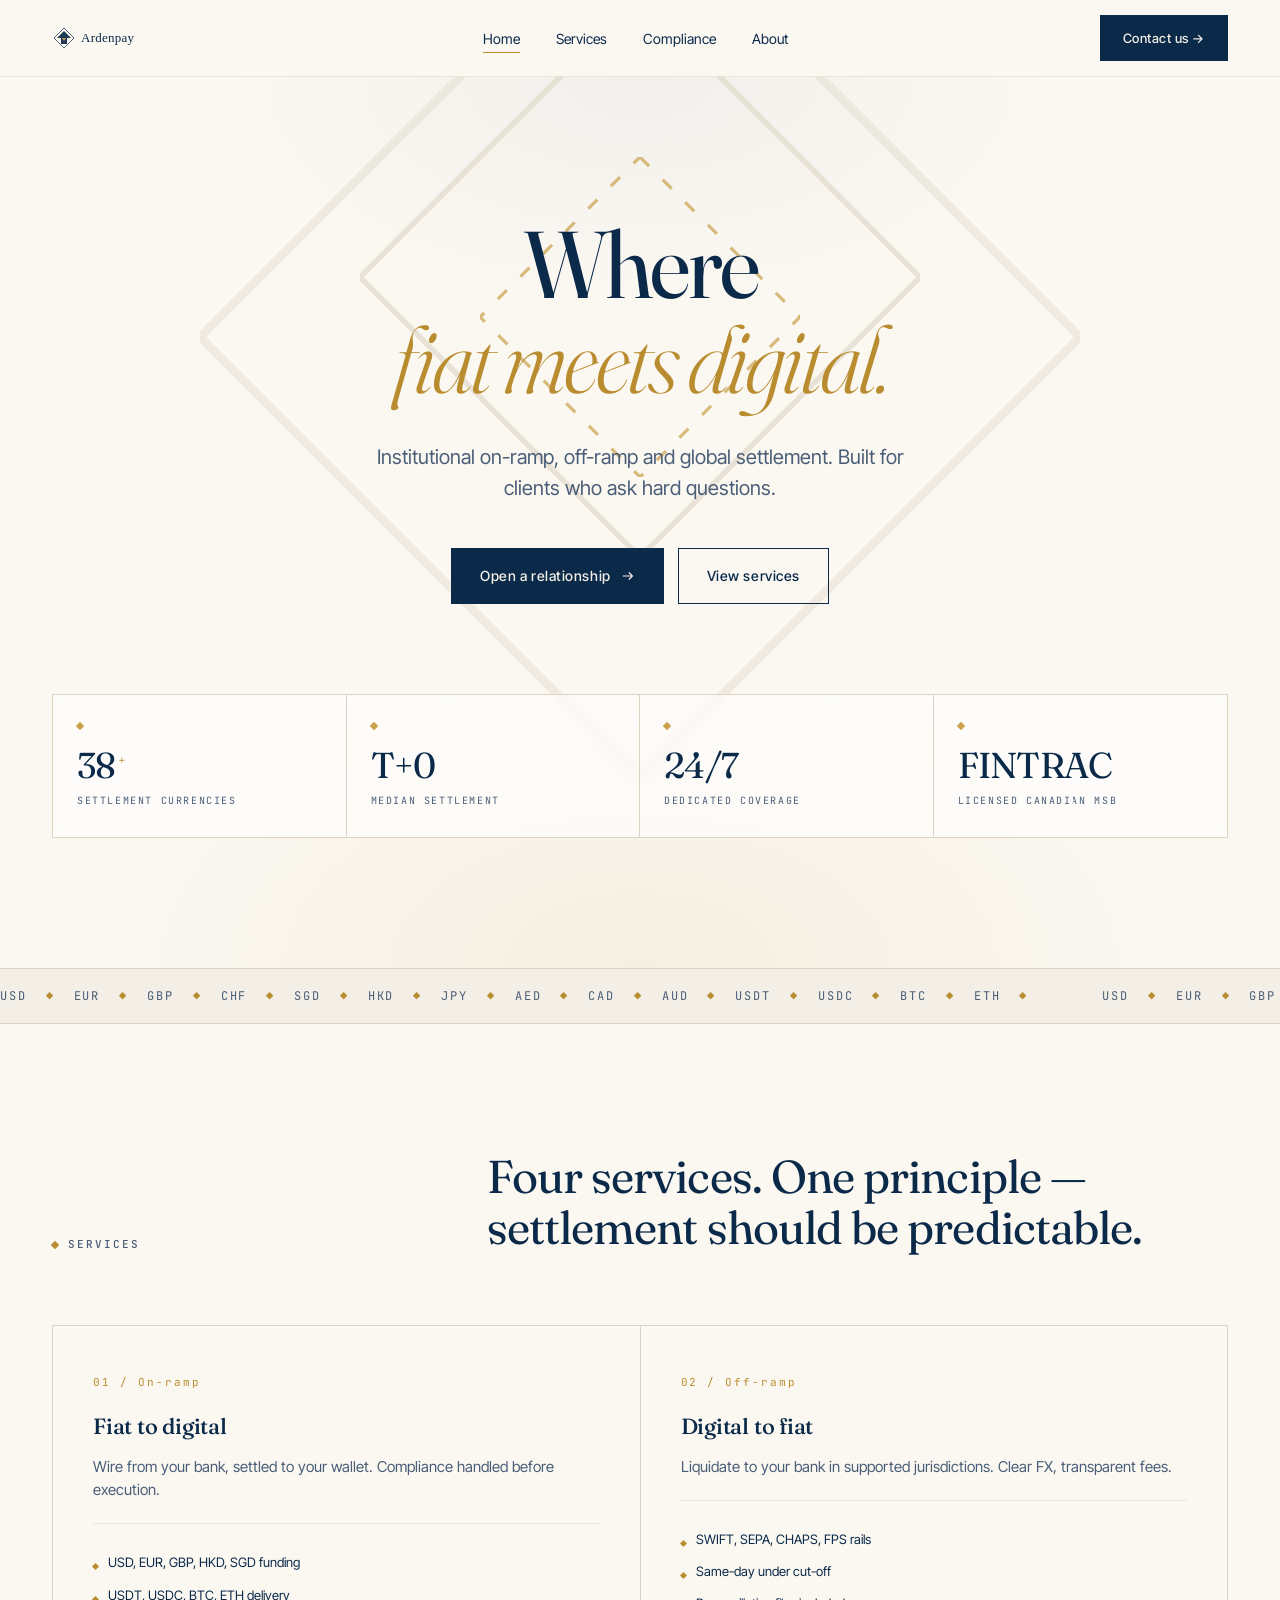
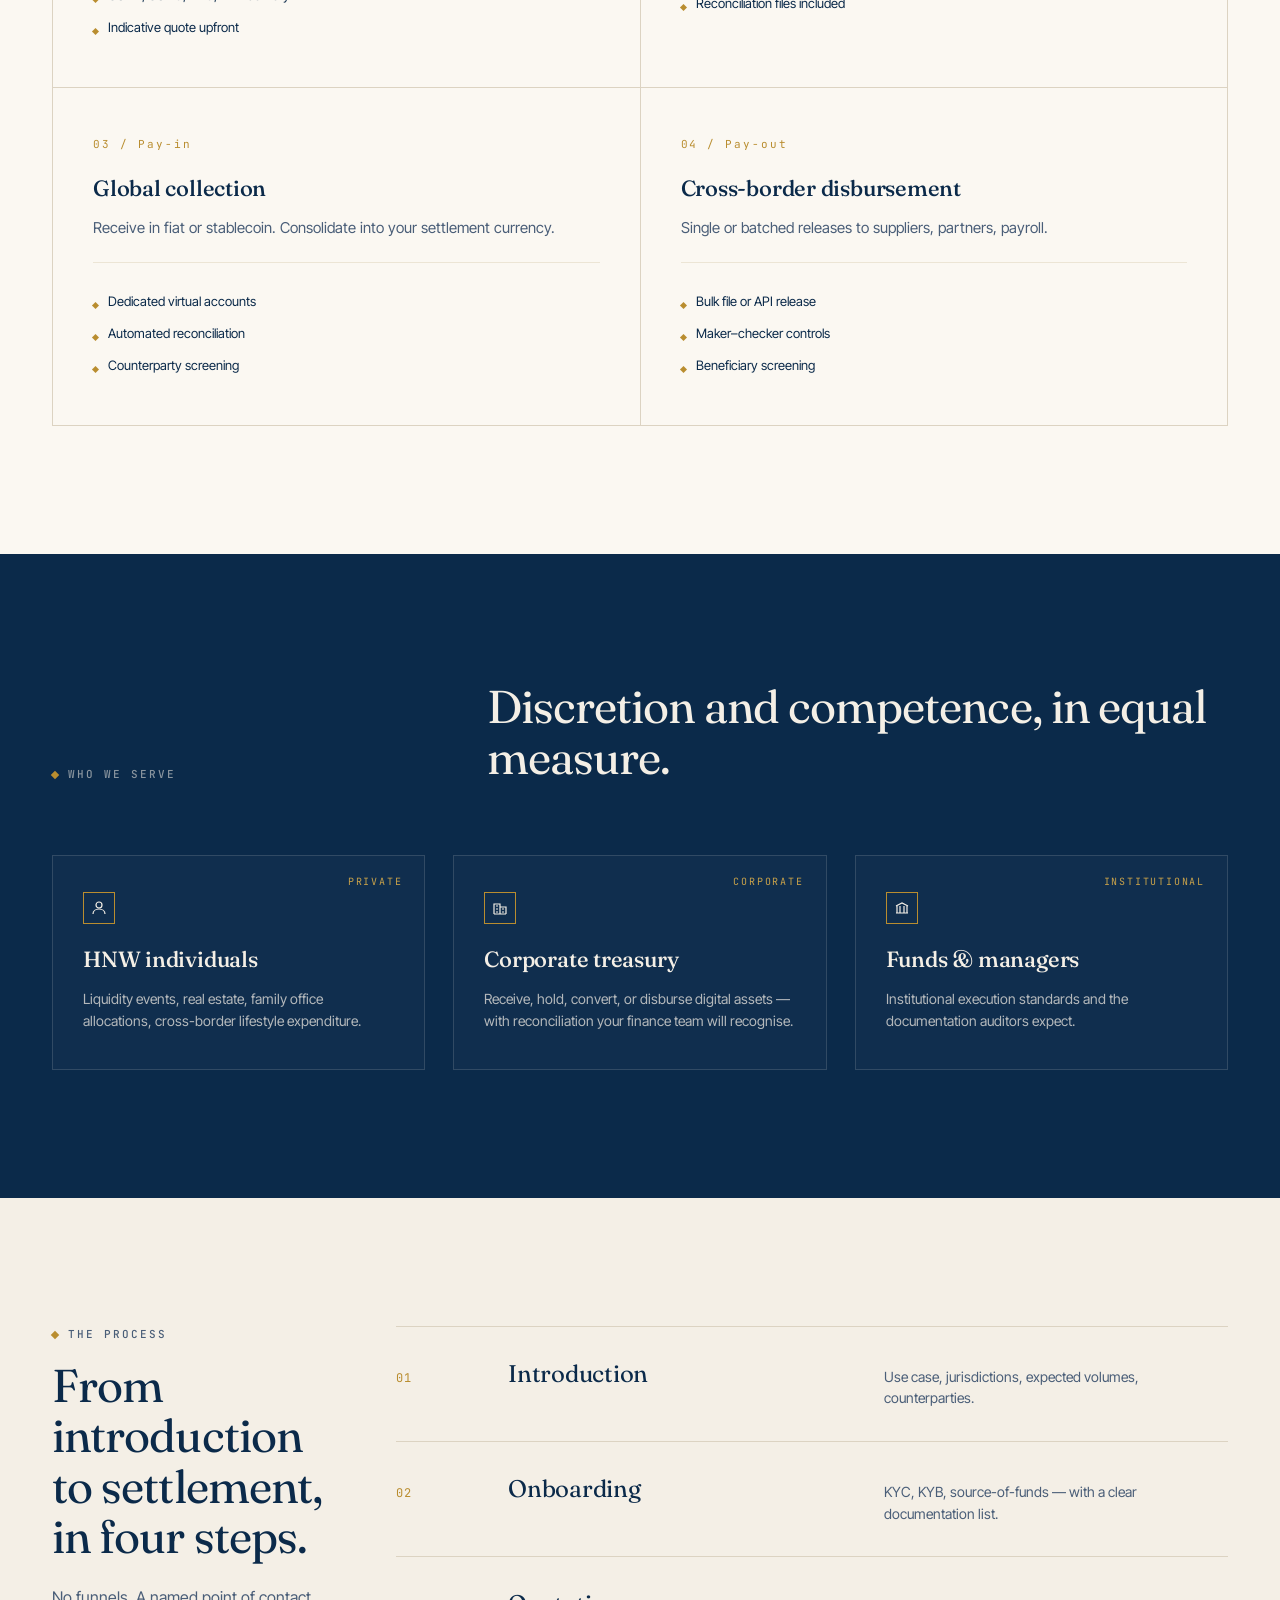
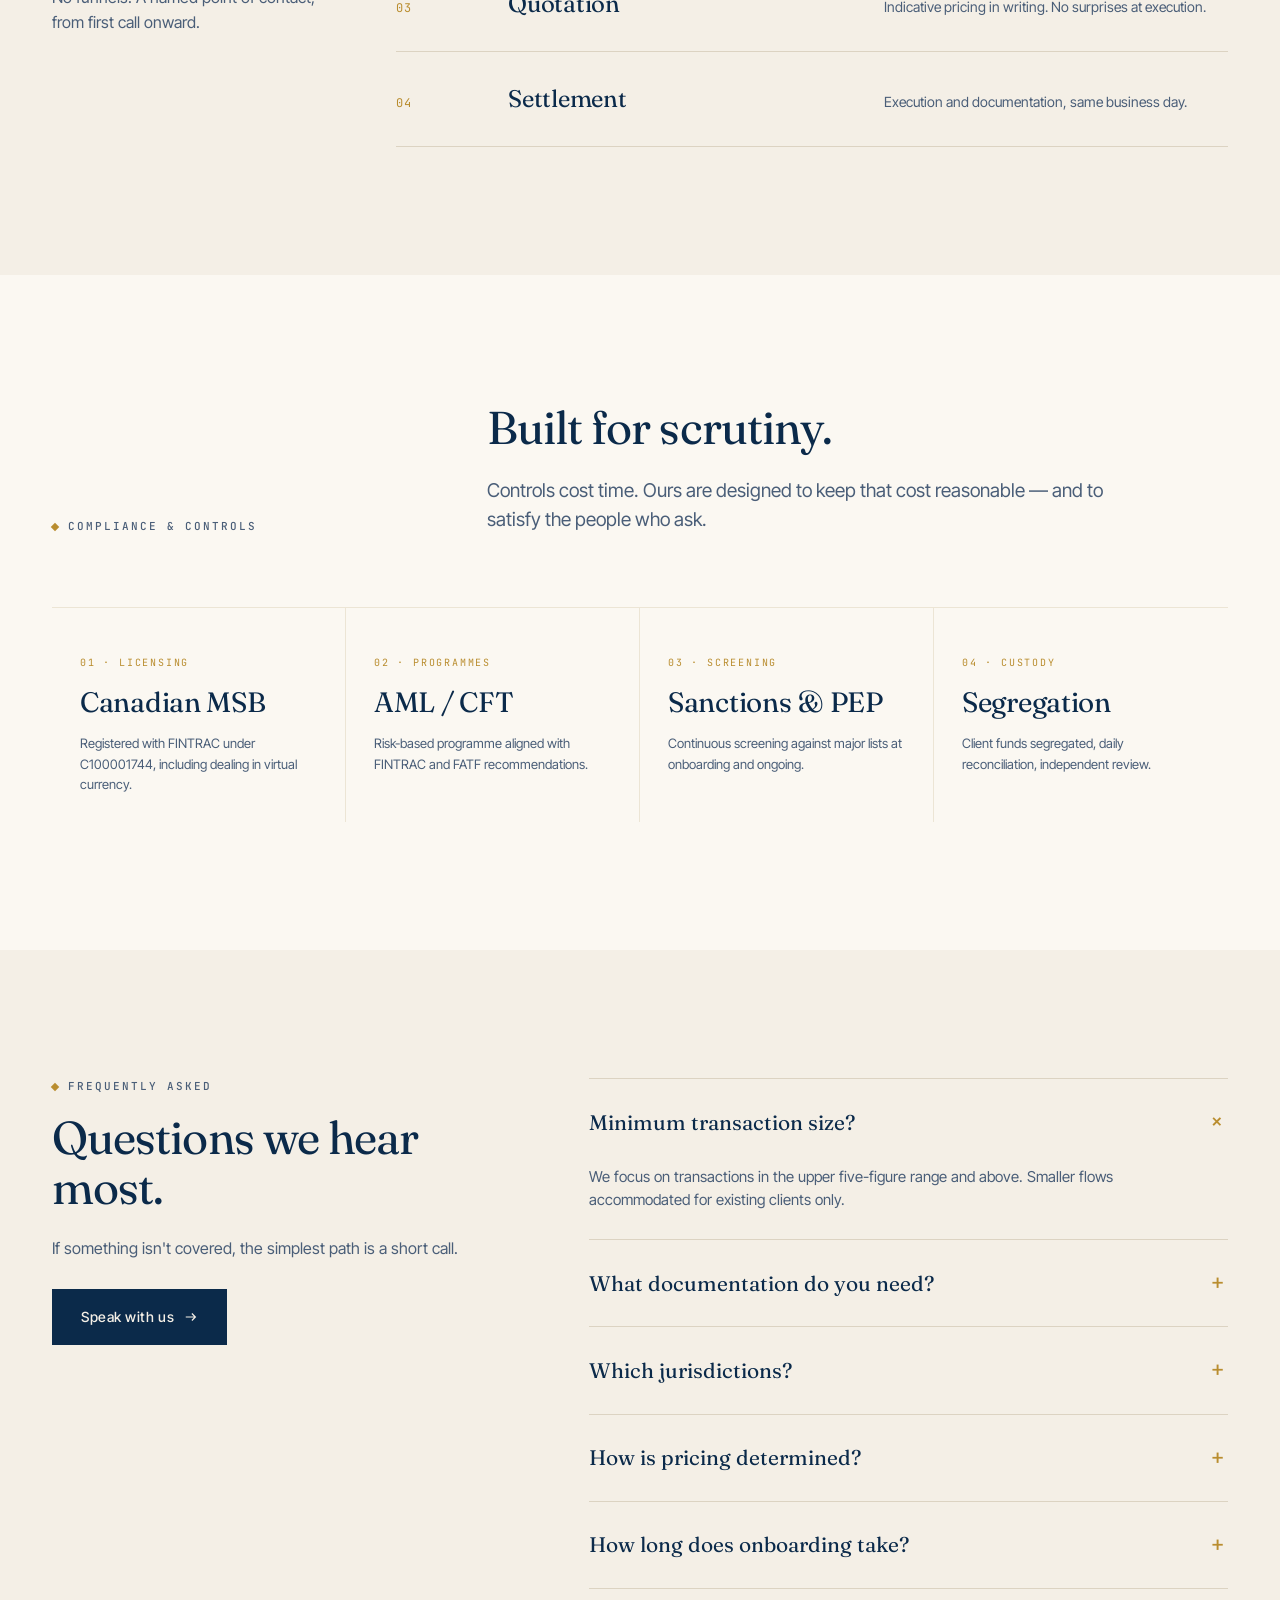
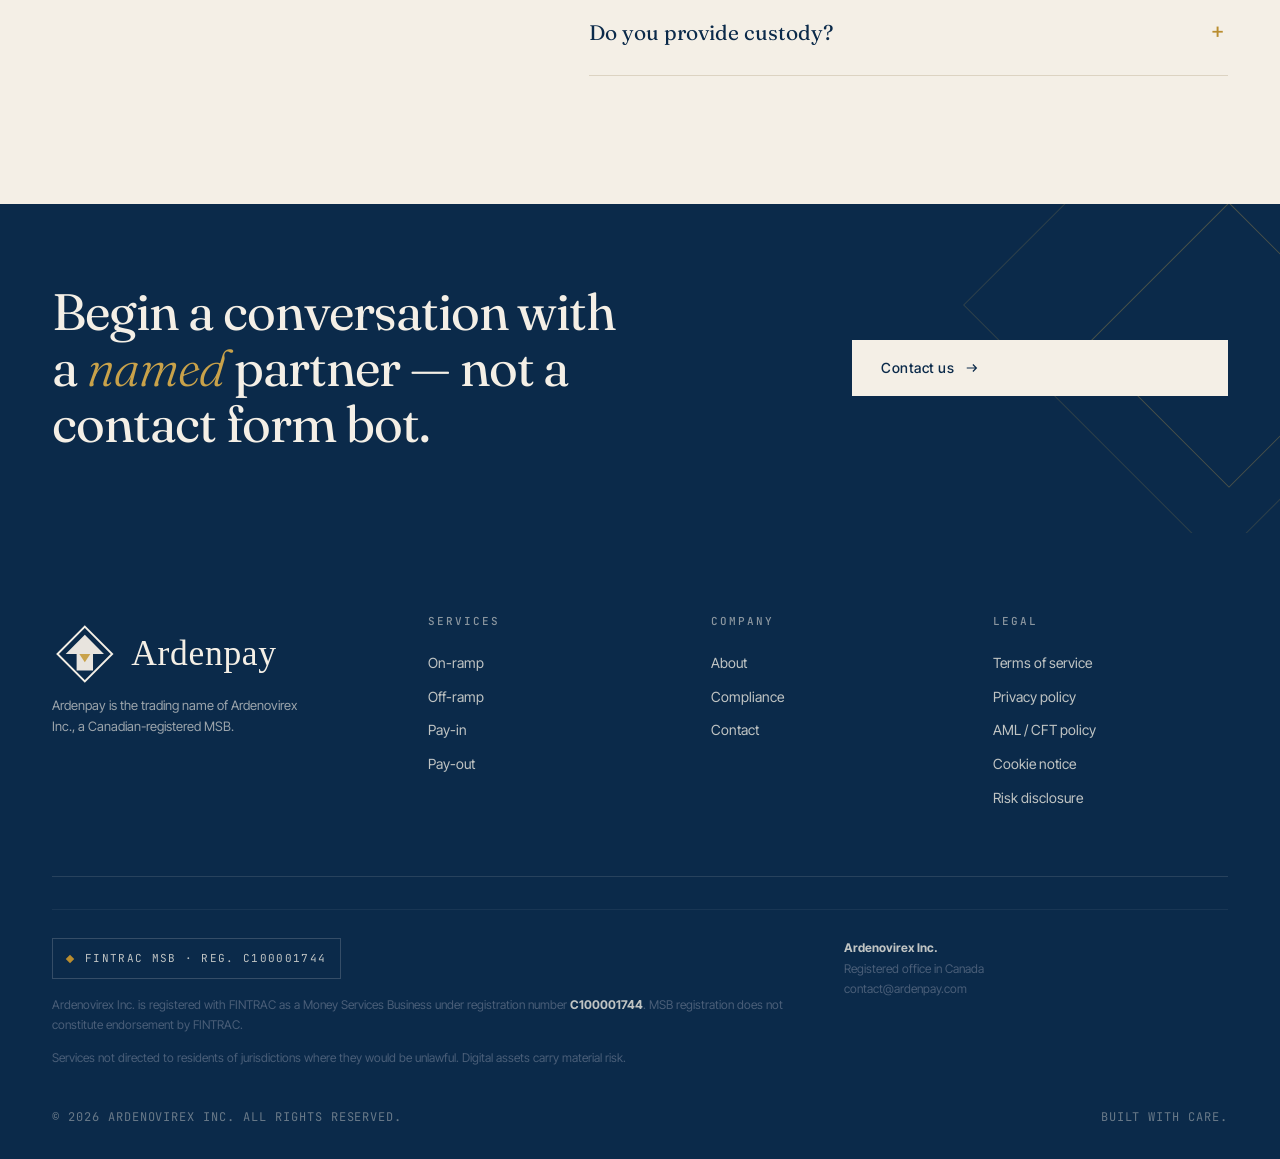
<file: index.html>
<!doctype html>
<html lang="en">
<head>
  <meta charset="utf-8">
  <meta name="viewport" content="width=device-width, initial-scale=1">
  <title>Ardenpay — Where fiat meets digital</title>
  <meta name="description" content="Institutional on-ramp, off-ramp, pay-in and pay-out. Operated by Ardenovirex Inc., a Canadian MSB (C100001744).">
  <link rel="icon" type="image/svg+xml" href="assets/favicon.svg">
  <link rel="preconnect" href="https://fonts.googleapis.com">
  <link rel="preconnect" href="https://fonts.gstatic.com" crossorigin>
  <link href="https://fonts.googleapis.com/css2?family=Fraunces:opsz,wght@9..144,300..600&family=Inter+Tight:wght@400;500;600&family=JetBrains+Mono:wght@400;500&display=swap" rel="stylesheet">
  <link rel="stylesheet" href="assets/style.css">
  <style>
    /* HERO — centred, big serif, layered diamonds */
    .hero {
      position: relative;
      padding: 140px 0 130px;
      overflow: hidden;
      background: var(--paper);
    }
    .hero-bg {
      position: absolute; inset: 0;
      pointer-events: none;
      background:
        radial-gradient(900px 500px at 50% 100%, rgba(201, 162, 74, 0.10), transparent 60%),
        radial-gradient(700px 380px at 50% 0%, rgba(11, 42, 74, 0.04), transparent 60%);
    }
    .hero-bg svg { position: absolute; }
    .d-out { top: -180px; left: 50%; transform: translateX(-50%); width: 880px; height: 880px; opacity: .35; }
    .d-out path { fill: none; stroke: var(--rule); stroke-width: 1; }
    .d-mid { top: -80px; left: 50%; transform: translateX(-50%); width: 560px; height: 560px; opacity: .55; }
    .d-mid path { fill: none; stroke: var(--rule); stroke-width: 1; }
    .d-acc { top: 80px; left: 50%; transform: translateX(-50%); width: 320px; height: 320px; opacity: .7; animation: rot 60s linear infinite; }
    .d-acc path { fill: none; stroke: var(--gold-soft); stroke-width: 1; stroke-dasharray: 4 6; }
    @keyframes rot {
      from { transform: translateX(-50%) rotate(0); }
      to { transform: translateX(-50%) rotate(360deg); }
    }
    .hero-content {
      position: relative; z-index: 2;
      text-align: center; max-width: 920px; margin: 0 auto;
    }
    .hero h1 {
      font-size: clamp(48px, 7.4vw, 96px);
      line-height: 1.0; letter-spacing: -0.03em;
    }
    .hero h1 em {
      display: block; font-style: italic; font-weight: 300; color: var(--gold);
    }
    .hero .lede {
      margin: 36px auto 0; font-size: 20px; max-width: 48ch; color: var(--ink-soft);
    }
    .hero-actions {
      display: flex; gap: 14px; flex-wrap: wrap; justify-content: center; margin-top: 44px;
    }
    .hstrip {
      position: relative; z-index: 2;
      margin-top: 90px;
      display: grid; grid-template-columns: repeat(4, 1fr);
      border: 1px solid var(--rule);
      background: rgba(255,255,255,0.6);
      backdrop-filter: blur(4px);
      -webkit-backdrop-filter: blur(4px);
    }
    .hstrip .it {
      padding: 28px 24px;
      border-right: 1px solid var(--rule);
      text-align: left;
    }
    .hstrip .it:last-child { border-right: 0; }
    .hstrip .it::before {
      content: ""; display: block;
      width: 6px; height: 6px;
      background: var(--gold-soft); transform: rotate(45deg);
      margin-bottom: 18px;
    }
    .hstrip .num {
      font-family: var(--serif);
      font-size: 36px; line-height: 1; letter-spacing: -0.02em;
      color: var(--ink); font-weight: 400;
    }
    .hstrip .num sup { font-size: 14px; color: var(--gold); margin-left: 2px; }
    .hstrip .lab {
      font-family: var(--mono); font-size: 10px;
      letter-spacing: 0.16em; text-transform: uppercase;
      color: var(--ink-soft); margin-top: 10px;
    }
    @media (max-width: 880px) {
      .hstrip { grid-template-columns: 1fr 1fr; }
      .hstrip .it:nth-child(2) { border-right: 0; }
      .hstrip .it:nth-child(1), .hstrip .it:nth-child(2) { border-bottom: 1px solid var(--rule); }
    }

    /* SERVICES */
    .services-grid {
      display: grid; grid-template-columns: repeat(2, 1fr);
      border-top: 1px solid var(--rule); border-left: 1px solid var(--rule);
    }
    @media (max-width: 880px) { .services-grid { grid-template-columns: 1fr; } }
    .service {
      padding: 48px 40px 44px;
      border-right: 1px solid var(--rule); border-bottom: 1px solid var(--rule);
      position: relative; background: var(--paper);
      transition: background .3s ease; overflow: hidden;
    }
    .service::after {
      content: ""; position: absolute; left: 0; bottom: 0;
      width: 0; height: 2px; background: var(--gold);
      transition: width .4s ease;
    }
    .service:hover { background: var(--ivory); }
    .service:hover::after { width: 100%; }
    .service .num {
      font-family: var(--mono); font-size: 11px; letter-spacing: 0.18em;
      color: var(--gold); margin-bottom: 22px;
    }
    .service h3 { margin-bottom: 14px; }
    .service p { font-size: 15px; }
    .service ul {
      list-style: none; margin-top: 22px;
      padding-top: 22px; border-top: 1px solid var(--rule-soft);
    }
    .service li {
      font-size: 13px; color: var(--ink); padding: 6px 0;
      display: flex; gap: 10px; align-items: baseline;
    }
    .service li::before {
      content: ""; width: 5px; height: 5px;
      background: var(--gold); transform: rotate(45deg);
      flex-shrink: 0; position: relative; top: 2px;
    }

    /* CLIENTELE */
    .clientele-grid { display: grid; grid-template-columns: repeat(3, 1fr); gap: 28px; }
    @media (max-width: 880px) { .clientele-grid { grid-template-columns: 1fr; } }
    .client-card {
      padding: 36px 30px;
      border: 1px solid rgba(244,239,230,0.14);
      background: rgba(255,255,255,0.02);
      position: relative; transition: border-color .3s ease;
    }
    .client-card:hover { border-color: rgba(201,162,74,0.4); }
    .client-card .icon {
      width: 32px; height: 32px; margin-bottom: 22px;
      border: 1px solid var(--gold); display: grid; place-items: center;
    }
    .client-card .icon svg { width: 16px; height: 16px; stroke: var(--gold-soft); }
    .client-card h3 { font-size: 22px; margin-bottom: 14px; }
    .client-card p { font-size: 14px; line-height: 1.6; }
    .client-card .tag {
      position: absolute; top: 18px; right: 22px;
      font-family: var(--mono); font-size: 10px; color: var(--gold-soft);
      letter-spacing: 0.18em; text-transform: uppercase;
    }

    /* PROCESS */
    .process-wrap { display: grid; grid-template-columns: 280px 1fr; gap: 64px; align-items: start; }
    @media (max-width: 880px) { .process-wrap { grid-template-columns: 1fr; gap: 32px; } }
    .process-list { counter-reset: step; list-style: none; }
    .process-list li {
      counter-increment: step;
      padding: 32px 0; border-top: 1px solid var(--rule);
      display: grid; grid-template-columns: 80px 1fr 1fr;
      gap: 32px; align-items: baseline;
    }
    .process-list li:last-child { border-bottom: 1px solid var(--rule); }
    .process-list li::before {
      content: "0" counter(step);
      font-family: var(--mono); font-size: 12px; color: var(--gold);
      letter-spacing: 0.12em;
    }
    .process-list h3 {
      font-size: 24px; font-family: var(--serif); font-weight: 400;
    }
    .process-list p { font-size: 14px; }
    @media (max-width: 720px) {
      .process-list li { grid-template-columns: 50px 1fr; }
      .process-list li p { grid-column: 2; }
    }

    /* PILLARS */
    .pillars {
      display: grid; grid-template-columns: repeat(4, 1fr);
      margin-top: 56px; border-top: 1px solid var(--rule-soft);
    }
    @media (max-width: 880px) { .pillars { grid-template-columns: 1fr 1fr; } }
    @media (max-width: 480px) { .pillars { grid-template-columns: 1fr; } }
    .pillar {
      padding: 40px 28px 28px; border-right: 1px solid var(--rule-soft);
    }
    .pillar:last-child { border-right: 0; }
    .pillar .label {
      font-family: var(--mono); font-size: 10px;
      letter-spacing: 0.18em; text-transform: uppercase; color: var(--gold);
    }
    .pillar h3 {
      margin-top: 14px; font-size: 28px; font-family: var(--serif);
      font-weight: 400; line-height: 1.1;
    }
    .pillar p { font-size: 13px; margin-top: 16px; line-height: 1.55; }

    /* FAQ */
    .faq-wrap { display: grid; grid-template-columns: 1fr 1.4fr; gap: 80px; align-items: start; }
    @media (max-width: 880px) { .faq-wrap { grid-template-columns: 1fr; gap: 32px; } }
    .faq-item { border-top: 1px solid var(--rule); }
    .faq-item:last-child { border-bottom: 1px solid var(--rule); }
    .faq-item summary {
      list-style: none; cursor: pointer;
      display: flex; justify-content: space-between; align-items: center;
      padding: 26px 0;
      font-family: var(--serif); font-size: 21px; color: var(--ink); font-weight: 400;
    }
    .faq-item summary::-webkit-details-marker { display: none; }
    .faq-item .toggle {
      font-family: var(--mono); font-size: 22px; color: var(--gold);
      transition: transform .25s ease;
      width: 22px; text-align: center;
    }
    .faq-item[open] .toggle { transform: rotate(45deg); }
    .faq-item .answer {
      padding: 0 0 28px; max-width: 60ch; font-size: 15px; color: var(--ink-soft);
    }

    /* CTA STRIP */
    .cta-strip {
      padding: 80px 0; background: var(--ink); color: var(--ivory);
      position: relative; overflow: hidden;
    }
    .cta-strip::before {
      content: ""; position: absolute; right: -120px; top: -80px;
      width: 360px; height: 360px;
      border: 1px solid rgba(201,162,74,0.18); transform: rotate(45deg);
    }
    .cta-strip::after {
      content: ""; position: absolute; right: -50px; top: 40px;
      width: 200px; height: 200px;
      border: 1px solid rgba(201,162,74,0.32); transform: rotate(45deg);
      animation: rot 80s linear infinite;
    }
    .cta-strip .container {
      display: grid; grid-template-columns: 2fr 1fr; gap: 48px; align-items: center;
      position: relative; z-index: 2;
    }
    @media (max-width: 880px) { .cta-strip .container { grid-template-columns: 1fr; } }
    .cta-strip h2 {
      color: var(--ivory); font-size: clamp(32px, 4vw, 52px);
      max-width: 18ch; line-height: 1.1;
    }
    .cta-strip h2 em { color: var(--gold-soft); font-style: italic; font-weight: 300; }
    .cta-strip .btn {
      background: var(--ivory); color: var(--ink); border-color: var(--ivory);
    }
    .cta-strip .btn:hover { background: var(--gold-soft); border-color: var(--gold-soft); }
  </style>
</head>
<body>

<header class="site-header">
  <div class="container nav">
    <a class="nav-logo" href="index.html" aria-label="Ardenpay home">
      <img src="assets/logo.svg" alt="Ardenpay" style="height:30px;">
    </a>
    <nav>
      <ul class="nav-links">
        <li><a href="index.html" class="active">Home</a></li>
        <li><a href="services.html">Services</a></li>
        <li><a href="compliance.html">Compliance</a></li>
        <li><a href="about.html">About</a></li>
      </ul>
    </nav>
    <a href="contact.html" class="nav-cta">Contact us →</a>
    <button class="nav-toggle" aria-label="Menu">
      <svg width="22" height="22" viewBox="0 0 22 22" fill="none"><path d="M3 6h16M3 11h16M3 16h16" stroke="#0B2A4A" stroke-width="1.4"/></svg>
    </button>
  </div>
</header>

<section class="hero">
  <div class="hero-bg">
    <svg class="d-out" viewBox="0 0 100 100" preserveAspectRatio="none"><path d="M50 0 L100 50 L50 100 L0 50 Z"/></svg>
    <svg class="d-mid" viewBox="0 0 100 100" preserveAspectRatio="none"><path d="M50 0 L100 50 L50 100 L0 50 Z"/></svg>
    <svg class="d-acc" viewBox="0 0 100 100" preserveAspectRatio="none"><path d="M50 0 L100 50 L50 100 L0 50 Z"/></svg>
  </div>

  <div class="container">
    <div class="hero-content">
      <h1>Where <em>fiat meets digital.</em></h1>
      <p class="lede">Institutional on-ramp, off-ramp and global settlement. Built for clients who ask hard questions.</p>
      <div class="hero-actions">
        <a class="btn" href="contact.html">Open a relationship
          <svg class="arrow" viewBox="0 0 16 16" fill="none"><path d="M2 8h11M9 4l4 4-4 4" stroke="currentColor" stroke-width="1.4"/></svg>
        </a>
        <a class="btn btn--ghost" href="services.html">View services</a>
      </div>
    </div>

    <div class="hstrip">
      <div class="it"><div class="num">38<sup>+</sup></div><div class="lab">Settlement currencies</div></div>
      <div class="it"><div class="num">T+0</div><div class="lab">Median settlement</div></div>
      <div class="it"><div class="num">24/7</div><div class="lab">Dedicated coverage</div></div>
      <div class="it"><div class="num">FINTRAC</div><div class="lab">Licensed Canadian MSB</div></div>
    </div>
  </div>
</section>

<div class="ticker" aria-hidden="true">
  <div class="ticker-inner">
    <span>USD <span class="dot">◆</span> EUR <span class="dot">◆</span> GBP <span class="dot">◆</span> CHF <span class="dot">◆</span> SGD <span class="dot">◆</span> HKD <span class="dot">◆</span> JPY <span class="dot">◆</span> AED <span class="dot">◆</span> CAD <span class="dot">◆</span> AUD <span class="dot">◆</span> USDT <span class="dot">◆</span> USDC <span class="dot">◆</span> BTC <span class="dot">◆</span> ETH <span class="dot">◆</span></span>
    <span>USD <span class="dot">◆</span> EUR <span class="dot">◆</span> GBP <span class="dot">◆</span> CHF <span class="dot">◆</span> SGD <span class="dot">◆</span> HKD <span class="dot">◆</span> JPY <span class="dot">◆</span> AED <span class="dot">◆</span> CAD <span class="dot">◆</span> AUD <span class="dot">◆</span> USDT <span class="dot">◆</span> USDC <span class="dot">◆</span> BTC <span class="dot">◆</span> ETH <span class="dot">◆</span></span>
  </div>
</div>

<section class="section">
  <div class="container">
    <div class="section-head">
      <p class="eyebrow"><span class="bullet"></span>Services</p>
      <div><h2>Four services. One principle — settlement should be predictable.</h2></div>
    </div>
    <div class="services-grid">
      <article class="service"><div class="num">01 / On-ramp</div><h3>Fiat to digital</h3><p>Wire from your bank, settled to your wallet. Compliance handled before execution.</p><ul><li>USD, EUR, GBP, HKD, SGD funding</li><li>USDT, USDC, BTC, ETH delivery</li><li>Indicative quote upfront</li></ul></article>
      <article class="service"><div class="num">02 / Off-ramp</div><h3>Digital to fiat</h3><p>Liquidate to your bank in supported jurisdictions. Clear FX, transparent fees.</p><ul><li>SWIFT, SEPA, CHAPS, FPS rails</li><li>Same-day under cut-off</li><li>Reconciliation files included</li></ul></article>
      <article class="service"><div class="num">03 / Pay-in</div><h3>Global collection</h3><p>Receive in fiat or stablecoin. Consolidate into your settlement currency.</p><ul><li>Dedicated virtual accounts</li><li>Automated reconciliation</li><li>Counterparty screening</li></ul></article>
      <article class="service"><div class="num">04 / Pay-out</div><h3>Cross-border disbursement</h3><p>Single or batched releases to suppliers, partners, payroll.</p><ul><li>Bulk file or API release</li><li>Maker–checker controls</li><li>Beneficiary screening</li></ul></article>
    </div>
  </div>
</section>

<section class="section section--ink">
  <div class="container">
    <div class="section-head">
      <p class="eyebrow"><span class="bullet"></span>Who we serve</p>
      <div><h2>Discretion and competence, in equal measure.</h2></div>
    </div>
    <div class="clientele-grid">
      <div class="client-card"><span class="tag">Private</span><div class="icon"><svg viewBox="0 0 16 16" fill="none"><circle cx="8" cy="5" r="3" stroke="currentColor" stroke-width="1.2"/><path d="M2 14c0-3 2.7-5 6-5s6 2 6 5" stroke="currentColor" stroke-width="1.2"/></svg></div><h3>HNW individuals</h3><p>Liquidity events, real estate, family office allocations, cross-border lifestyle expenditure.</p></div>
      <div class="client-card"><span class="tag">Corporate</span><div class="icon"><svg viewBox="0 0 16 16" fill="none"><path d="M2 14V4h6v10M8 14V7h6v7M2 14h12M4 6h2M4 9h2M4 12h2M10 9h2M10 12h2" stroke="currentColor" stroke-width="1.2"/></svg></div><h3>Corporate treasury</h3><p>Receive, hold, convert, or disburse digital assets — with reconciliation your finance team will recognise.</p></div>
      <div class="client-card"><span class="tag">Institutional</span><div class="icon"><svg viewBox="0 0 16 16" fill="none"><path d="M2 6l6-3 6 3M3 6v7M13 6v7M6 6v7M10 6v7M2 13h12" stroke="currentColor" stroke-width="1.2"/></svg></div><h3>Funds & managers</h3><p>Institutional execution standards and the documentation auditors expect.</p></div>
    </div>
  </div>
</section>

<section class="section section--ivory">
  <div class="container">
    <div class="process-wrap">
      <div>
        <p class="eyebrow"><span class="bullet"></span>The process</p>
        <h2 style="margin-top:18px;">From introduction to settlement, in four steps.</h2>
        <p style="margin-top:22px; max-width: 36ch;">No funnels. A named point of contact, from first call onward.</p>
      </div>
      <ol class="process-list">
        <li><h3>Introduction</h3><p>Use case, jurisdictions, expected volumes, counterparties.</p></li>
        <li><h3>Onboarding</h3><p>KYC, KYB, source-of-funds — with a clear documentation list.</p></li>
        <li><h3>Quotation</h3><p>Indicative pricing in writing. No surprises at execution.</p></li>
        <li><h3>Settlement</h3><p>Execution and documentation, same business day.</p></li>
      </ol>
    </div>
  </div>
</section>

<section class="section">
  <div class="container">
    <div class="section-head">
      <p class="eyebrow"><span class="bullet"></span>Compliance & controls</p>
      <div>
        <h2>Built for scrutiny.</h2>
        <p class="lede" style="margin-top: 22px;">Controls cost time. Ours are designed to keep that cost reasonable — and to satisfy the people who ask.</p>
      </div>
    </div>
    <div class="pillars">
      <div class="pillar"><span class="label">01 · Licensing</span><h3>Canadian MSB</h3><p>Registered with FINTRAC under C100001744, including dealing in virtual currency.</p></div>
      <div class="pillar"><span class="label">02 · Programmes</span><h3>AML / CFT</h3><p>Risk-based programme aligned with FINTRAC and FATF recommendations.</p></div>
      <div class="pillar"><span class="label">03 · Screening</span><h3>Sanctions & PEP</h3><p>Continuous screening against major lists at onboarding and ongoing.</p></div>
      <div class="pillar"><span class="label">04 · Custody</span><h3>Segregation</h3><p>Client funds segregated, daily reconciliation, independent review.</p></div>
    </div>
  </div>
</section>

<section class="section section--ivory">
  <div class="container faq-wrap">
    <div>
      <p class="eyebrow"><span class="bullet"></span>Frequently asked</p>
      <h2 style="margin-top: 18px;">Questions we hear most.</h2>
      <p style="margin-top: 22px;">If something isn't covered, the simplest path is a short call.</p>
      <a class="btn" href="contact.html" style="margin-top: 28px;">Speak with us
        <svg class="arrow" viewBox="0 0 16 16" fill="none"><path d="M2 8h11M9 4l4 4-4 4" stroke="currentColor" stroke-width="1.4"/></svg>
      </a>
    </div>
    <div>
      <details class="faq-item" open><summary>Minimum transaction size? <span class="toggle">+</span></summary><div class="answer">We focus on transactions in the upper five-figure range and above. Smaller flows accommodated for existing clients only.</div></details>
      <details class="faq-item"><summary>What documentation do you need? <span class="toggle">+</span></summary><div class="answer">Individuals: ID, proof of residence, source-of-funds. Corporates: incorporation documents, beneficial owners, financial statements. Exact list provided at onboarding.</div></details>
      <details class="faq-item"><summary>Which jurisdictions? <span class="toggle">+</span></summary><div class="answer">Most major jurisdictions across North America, Europe, the United Kingdom, the Middle East, and Asia-Pacific. Sanctioned jurisdictions excluded.</div></details>
      <details class="faq-item"><summary>How is pricing determined? <span class="toggle">+</span></summary><div class="answer">Quoted per transaction or as a tiered schedule based on volume, currencies, and rails. Indicative pricing before any commitment.</div></details>
      <details class="faq-item"><summary>How long does onboarding take? <span class="toggle">+</span></summary><div class="answer">Individuals: 3–5 business days. Corporates: 1–3 weeks, depending on structure complexity.</div></details>
      <details class="faq-item"><summary>Do you provide custody? <span class="toggle">+</span></summary><div class="answer">No. Assets held only transiently for execution, with daily reconciliation and segregation from corporate funds.</div></details>
    </div>
  </div>
</section>

<section class="cta-strip">
  <div class="container">
    <h2>Begin a conversation with a <em>named</em> partner — not a contact form bot.</h2>
    <a class="btn" href="contact.html">Contact us
      <svg class="arrow" viewBox="0 0 16 16" fill="none"><path d="M2 8h11M9 4l4 4-4 4" stroke="currentColor" stroke-width="1.4"/></svg>
    </a>
  </div>
</section>

<footer class="site-footer">
  <div class="container">
    <div class="footer-top">
      <div class="footer-brand">
        <img src="assets/logo-light.svg" alt="Ardenpay">
        <p>Ardenpay is the trading name of Ardenovirex Inc., a Canadian-registered MSB.</p>
      </div>
      <div class="footer-col"><h5>Services</h5><ul><li><a href="services.html#onramp">On-ramp</a></li><li><a href="services.html#offramp">Off-ramp</a></li><li><a href="services.html#payin">Pay-in</a></li><li><a href="services.html#payout">Pay-out</a></li></ul></div>
      <div class="footer-col"><h5>Company</h5><ul><li><a href="about.html">About</a></li><li><a href="compliance.html">Compliance</a></li><li><a href="contact.html">Contact</a></li></ul></div>
      <div class="footer-col"><h5>Legal</h5><ul><li><a href="legal/terms.html">Terms of service</a></li><li><a href="legal/privacy.html">Privacy policy</a></li><li><a href="legal/aml.html">AML / CFT policy</a></li><li><a href="legal/cookies.html">Cookie notice</a></li><li><a href="legal/risk.html">Risk disclosure</a></li></ul></div>
    </div>
    <div class="footer-legal">
      <div>
        <span class="compliance-badge"><span class="dot"></span>FINTRAC MSB · Reg. C100001744</span>
        <p>Ardenovirex Inc. is registered with FINTRAC as a Money Services Business under registration number <strong style="color: rgba(244,239,230,0.78);">C100001744</strong>. MSB registration does not constitute endorsement by FINTRAC.</p>
        <p style="margin-top: 12px;">Services not directed to residents of jurisdictions where they would be unlawful. Digital assets carry material risk.</p>
      </div>
      <div>
        <p><strong style="color: rgba(244,239,230,0.78);">Ardenovirex Inc.</strong><br>Registered office in Canada<br>contact@ardenpay.com</p>
      </div>
    </div>
    <div class="footer-bottom">
      <span>© 2026 Ardenovirex Inc. All rights reserved.</span>
      <span>Built with care.</span>
    </div>
  </div>
</footer>

</body>
</html>
</file>
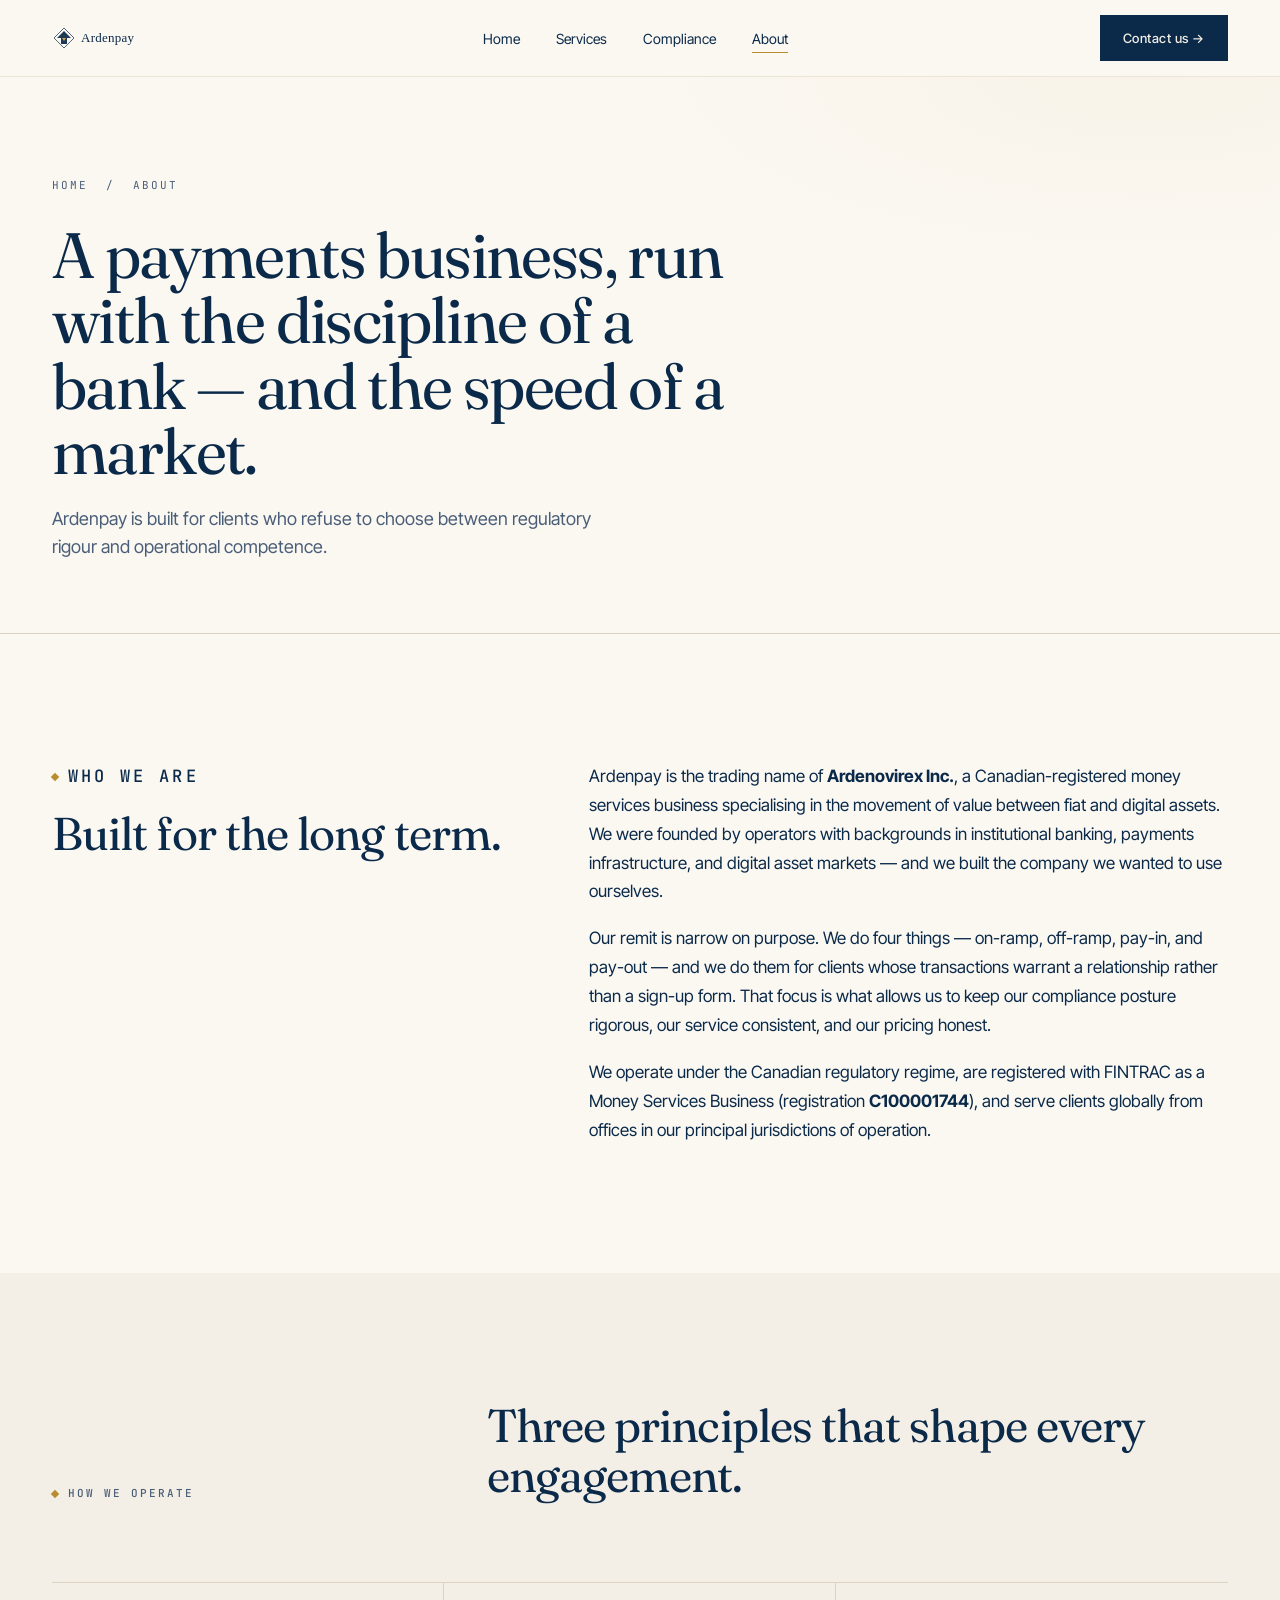
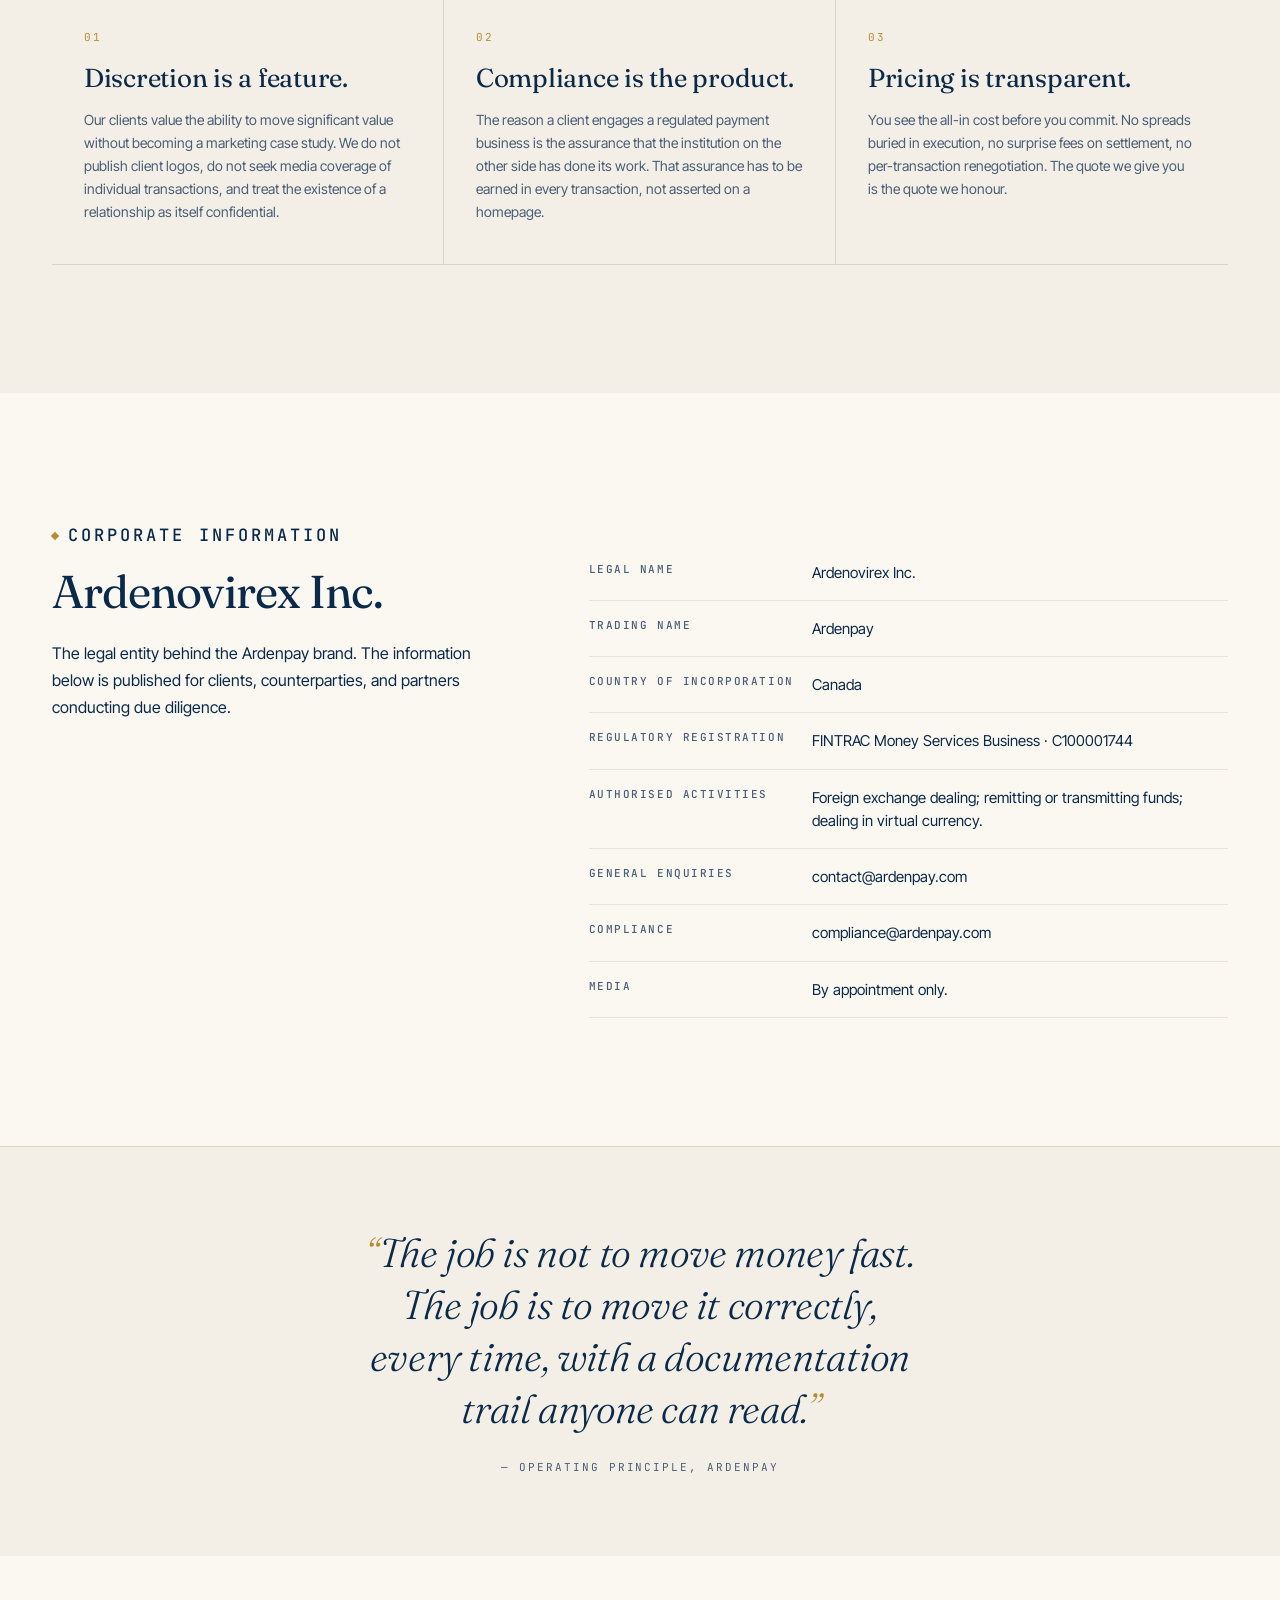
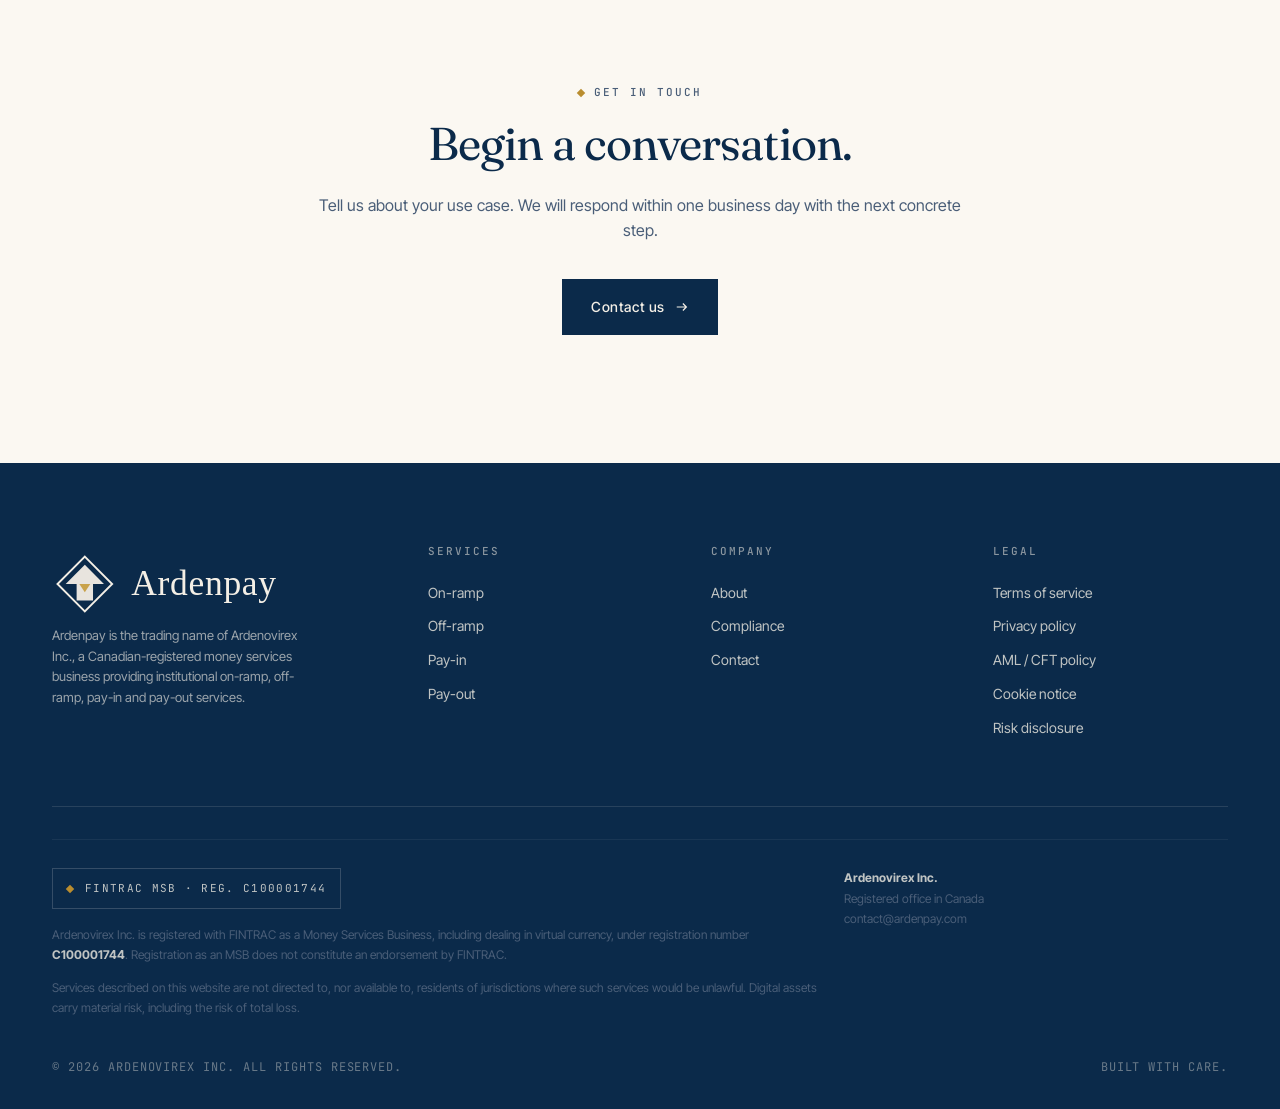
<file: about.html>
<!doctype html>
<html lang="en">
<head>
  <meta charset="utf-8">
  <meta name="viewport" content="width=device-width, initial-scale=1">
  <title>About — Ardenpay</title>
  <meta name="description" content="About Ardenpay and Ardenovirex Inc. — an institutional crypto payments business serving high-net-worth and corporate clients globally.">
  <link rel="icon" type="image/svg+xml" href="assets/favicon.svg">
  <link rel="preconnect" href="https://fonts.googleapis.com">
  <link rel="preconnect" href="https://fonts.gstatic.com" crossorigin>
  <link href="https://fonts.googleapis.com/css2?family=Fraunces:opsz,wght,SOFT@9..144,300..600,30..100&family=Inter+Tight:wght@400;500;600&family=JetBrains+Mono:wght@400;500&display=swap" rel="stylesheet">
  <link rel="stylesheet" href="assets/style.css">
  <style>
    .about-grid {
      display: grid; grid-template-columns: 1fr 1.4fr; gap: 80px;
      align-items: start;
    }
    @media (max-width: 880px) { .about-grid { grid-template-columns: 1fr; gap: 40px; } }
    .about-grid p { font-size: 17px; line-height: 1.7; color: var(--ink); }
    .about-grid p + p { margin-top: 18px; }

    .principles {
      display: grid; grid-template-columns: repeat(3, 1fr);
      gap: 0; margin-top: 80px;
      border-top: 1px solid var(--rule);
    }
    @media (max-width: 880px) { .principles { grid-template-columns: 1fr; } }
    .principle {
      padding: 40px 32px;
      border-right: 1px solid var(--rule);
      border-bottom: 1px solid var(--rule);
    }
    .principle:last-child { border-right: 0; }
    .principle .num {
      font-family: var(--mono); font-size: 11px; letter-spacing: 0.2em;
      color: var(--gold);
    }
    .principle h3 {
      font-family: var(--serif); font-size: 26px; font-weight: 400;
      margin-top: 14px; margin-bottom: 14px;
    }
    .principle p { font-size: 14px; line-height: 1.65; }

    .corp-table {
      width: 100%; border-collapse: collapse; margin-top: 24px;
    }
    .corp-table tr { border-bottom: 1px solid var(--rule-soft); }
    .corp-table th, .corp-table td {
      text-align: left; padding: 16px 0; vertical-align: top;
    }
    .corp-table th {
      font-family: var(--mono); font-size: 11px; letter-spacing: 0.14em;
      color: var(--ink-soft); text-transform: uppercase;
      font-weight: 500; width: 35%;
    }
    .corp-table td { color: var(--ink); font-size: 15px; }

    .quote {
      padding: 80px 0; text-align: center;
    }
    .quote q {
      display: block;
      font-family: var(--serif); font-size: clamp(28px, 3.4vw, 40px);
      font-weight: 300; font-style: italic;
      color: var(--ink); line-height: 1.3;
      max-width: 22ch; margin: 0 auto 24px;
      letter-spacing: -0.01em;
      quotes: "“" "”";
    }
    .quote q::before { content: open-quote; color: var(--gold); }
    .quote q::after  { content: close-quote; color: var(--gold); }
    .quote .src {
      font-family: var(--mono); font-size: 11px; letter-spacing: 0.18em;
      color: var(--ink-soft); text-transform: uppercase;
    }
  </style>
</head>
<body>

<header class="site-header">
  <div class="container nav">
    <a class="nav-logo" href="index.html"><img src="assets/logo.svg" alt="Ardenpay" style="height:30px;"></a>
    <nav><ul class="nav-links">
      <li><a href="index.html">Home</a></li>
      <li><a href="services.html">Services</a></li>
      <li><a href="compliance.html">Compliance</a></li>
      <li><a href="about.html" class="active">About</a></li>
    </ul></nav>
    <a href="contact.html" class="nav-cta">Contact us →</a>
  </div>
</header>

<section class="page-hero">
  <div class="container">
    <div class="crumb"><a href="index.html">Home</a> &nbsp;/&nbsp; About</div>
    <h1>A payments business, run with the discipline of a bank — and the speed of a market.</h1>
    <p>Ardenpay is built for clients who refuse to choose between regulatory rigour and operational competence.</p>
  </div>
</section>

<!-- WHO WE ARE -->
<section class="section">
  <div class="container about-grid">
    <div>
      <p class="eyebrow"><span class="bullet"></span>Who we are</p>
      <h2 style="margin-top: 18px;">Built for the long term.</h2>
    </div>
    <div>
      <p>Ardenpay is the trading name of <strong>Ardenovirex Inc.</strong>, a Canadian-registered money services business specialising in the movement of value between fiat and digital assets. We were founded by operators with backgrounds in institutional banking, payments infrastructure, and digital asset markets — and we built the company we wanted to use ourselves.</p>
      <p>Our remit is narrow on purpose. We do four things — on-ramp, off-ramp, pay-in, and pay-out — and we do them for clients whose transactions warrant a relationship rather than a sign-up form. That focus is what allows us to keep our compliance posture rigorous, our service consistent, and our pricing honest.</p>
      <p>We operate under the Canadian regulatory regime, are registered with FINTRAC as a Money Services Business (registration <strong>C100001744</strong>), and serve clients globally from offices in our principal jurisdictions of operation.</p>
    </div>
  </div>
</section>

<!-- PRINCIPLES -->
<section class="section section--ivory">
  <div class="container">
    <div class="section-head">
      <p class="eyebrow"><span class="bullet"></span>How we operate</p>
      <h2>Three principles that shape every engagement.</h2>
    </div>

    <div class="principles">
      <div class="principle">
        <span class="num">01</span>
        <h3>Discretion is a feature.</h3>
        <p>Our clients value the ability to move significant value without becoming a marketing case study. We do not publish client logos, do not seek media coverage of individual transactions, and treat the existence of a relationship as itself confidential.</p>
      </div>
      <div class="principle">
        <span class="num">02</span>
        <h3>Compliance is the product.</h3>
        <p>The reason a client engages a regulated payment business is the assurance that the institution on the other side has done its work. That assurance has to be earned in every transaction, not asserted on a homepage.</p>
      </div>
      <div class="principle">
        <span class="num">03</span>
        <h3>Pricing is transparent.</h3>
        <p>You see the all-in cost before you commit. No spreads buried in execution, no surprise fees on settlement, no per-transaction renegotiation. The quote we give you is the quote we honour.</p>
      </div>
    </div>
  </div>
</section>

<!-- CORPORATE INFORMATION -->
<section class="section">
  <div class="container about-grid">
    <div>
      <p class="eyebrow"><span class="bullet"></span>Corporate information</p>
      <h2 style="margin-top: 18px;">Ardenovirex Inc.</h2>
      <p style="margin-top: 22px; font-size: 16px;">The legal entity behind the Ardenpay brand. The information below is published for clients, counterparties, and partners conducting due diligence.</p>
    </div>
    <div>
      <table class="corp-table">
        <tr>
          <th>Legal name</th>
          <td>Ardenovirex Inc.</td>
        </tr>
        <tr>
          <th>Trading name</th>
          <td>Ardenpay</td>
        </tr>
        <tr>
          <th>Country of incorporation</th>
          <td>Canada</td>
        </tr>
        <tr>
          <th>Regulatory registration</th>
          <td>FINTRAC Money Services Business · C100001744</td>
        </tr>
        <tr>
          <th>Authorised activities</th>
          <td>Foreign exchange dealing; remitting or transmitting funds; dealing in virtual currency.</td>
        </tr>
        <tr>
          <th>General enquiries</th>
          <td>contact@ardenpay.com</td>
        </tr>
        <tr>
          <th>Compliance</th>
          <td>compliance@ardenpay.com</td>
        </tr>
        <tr>
          <th>Media</th>
          <td>By appointment only.</td>
        </tr>
      </table>
    </div>
  </div>
</section>

<!-- QUOTE -->
<section class="quote section--ivory" style="background: var(--ivory); border-top: 1px solid var(--rule);">
  <div class="container">
    <q>The job is not to move money fast. The job is to move it correctly, every time, with a documentation trail anyone can read.</q>
    <div class="src">— Operating principle, Ardenpay</div>
  </div>
</section>

<!-- CTA -->
<section class="section">
  <div class="container" style="text-align: center; max-width: 720px;">
    <p class="eyebrow"><span class="bullet"></span>Get in touch</p>
    <h2 style="margin: 18px auto 24px;">Begin a conversation.</h2>
    <p style="margin: 0 auto 36px;">Tell us about your use case. We will respond within one business day with the next concrete step.</p>
    <a class="btn" href="contact.html">Contact us
      <svg class="arrow" viewBox="0 0 16 16" fill="none"><path d="M2 8h11M9 4l4 4-4 4" stroke="currentColor" stroke-width="1.4"/></svg>
    </a>
  </div>
</section>

<!-- FOOTER -->
<footer class="site-footer">
  <div class="container">
    <div class="footer-top">
      <div class="footer-brand">
        <img src="assets/logo-light.svg" alt="Ardenpay">
        <p>Ardenpay is the trading name of Ardenovirex Inc., a Canadian-registered money services business providing institutional on-ramp, off-ramp, pay-in and pay-out services.</p>
      </div>
      <div class="footer-col">
        <h5>Services</h5>
        <ul>
          <li><a href="services.html#onramp">On-ramp</a></li>
          <li><a href="services.html#offramp">Off-ramp</a></li>
          <li><a href="services.html#payin">Pay-in</a></li>
          <li><a href="services.html#payout">Pay-out</a></li>
        </ul>
      </div>
      <div class="footer-col">
        <h5>Company</h5>
        <ul>
          <li><a href="about.html">About</a></li>
          <li><a href="compliance.html">Compliance</a></li>
          <li><a href="contact.html">Contact</a></li>
        </ul>
      </div>
      <div class="footer-col">
        <h5>Legal</h5>
        <ul>
          <li><a href="legal/terms.html">Terms of service</a></li>
          <li><a href="legal/privacy.html">Privacy policy</a></li>
          <li><a href="legal/aml.html">AML / CFT policy</a></li>
          <li><a href="legal/cookies.html">Cookie notice</a></li>
          <li><a href="legal/risk.html">Risk disclosure</a></li>
        </ul>
      </div>
    </div>
    <div class="footer-legal">
      <div>
        <span class="compliance-badge"><span class="dot"></span>FINTRAC MSB · Reg. C100001744</span>
        <p>Ardenovirex Inc. is registered with FINTRAC as a Money Services Business, including dealing in virtual currency, under registration number <strong style="color: rgba(244,239,230,0.78);">C100001744</strong>. Registration as an MSB does not constitute an endorsement by FINTRAC.</p>
        <p style="margin-top: 12px;">Services described on this website are not directed to, nor available to, residents of jurisdictions where such services would be unlawful. Digital assets carry material risk, including the risk of total loss.</p>
      </div>
      <div>
        <p><strong style="color: rgba(244,239,230,0.78);">Ardenovirex Inc.</strong><br>Registered office in Canada<br>contact@ardenpay.com</p>
      </div>
    </div>
    <div class="footer-bottom">
      <span>© 2026 Ardenovirex Inc. All rights reserved.</span>
      <span>Built with care.</span>
    </div>
  </div>
</footer>
</body>
</html>
</file>
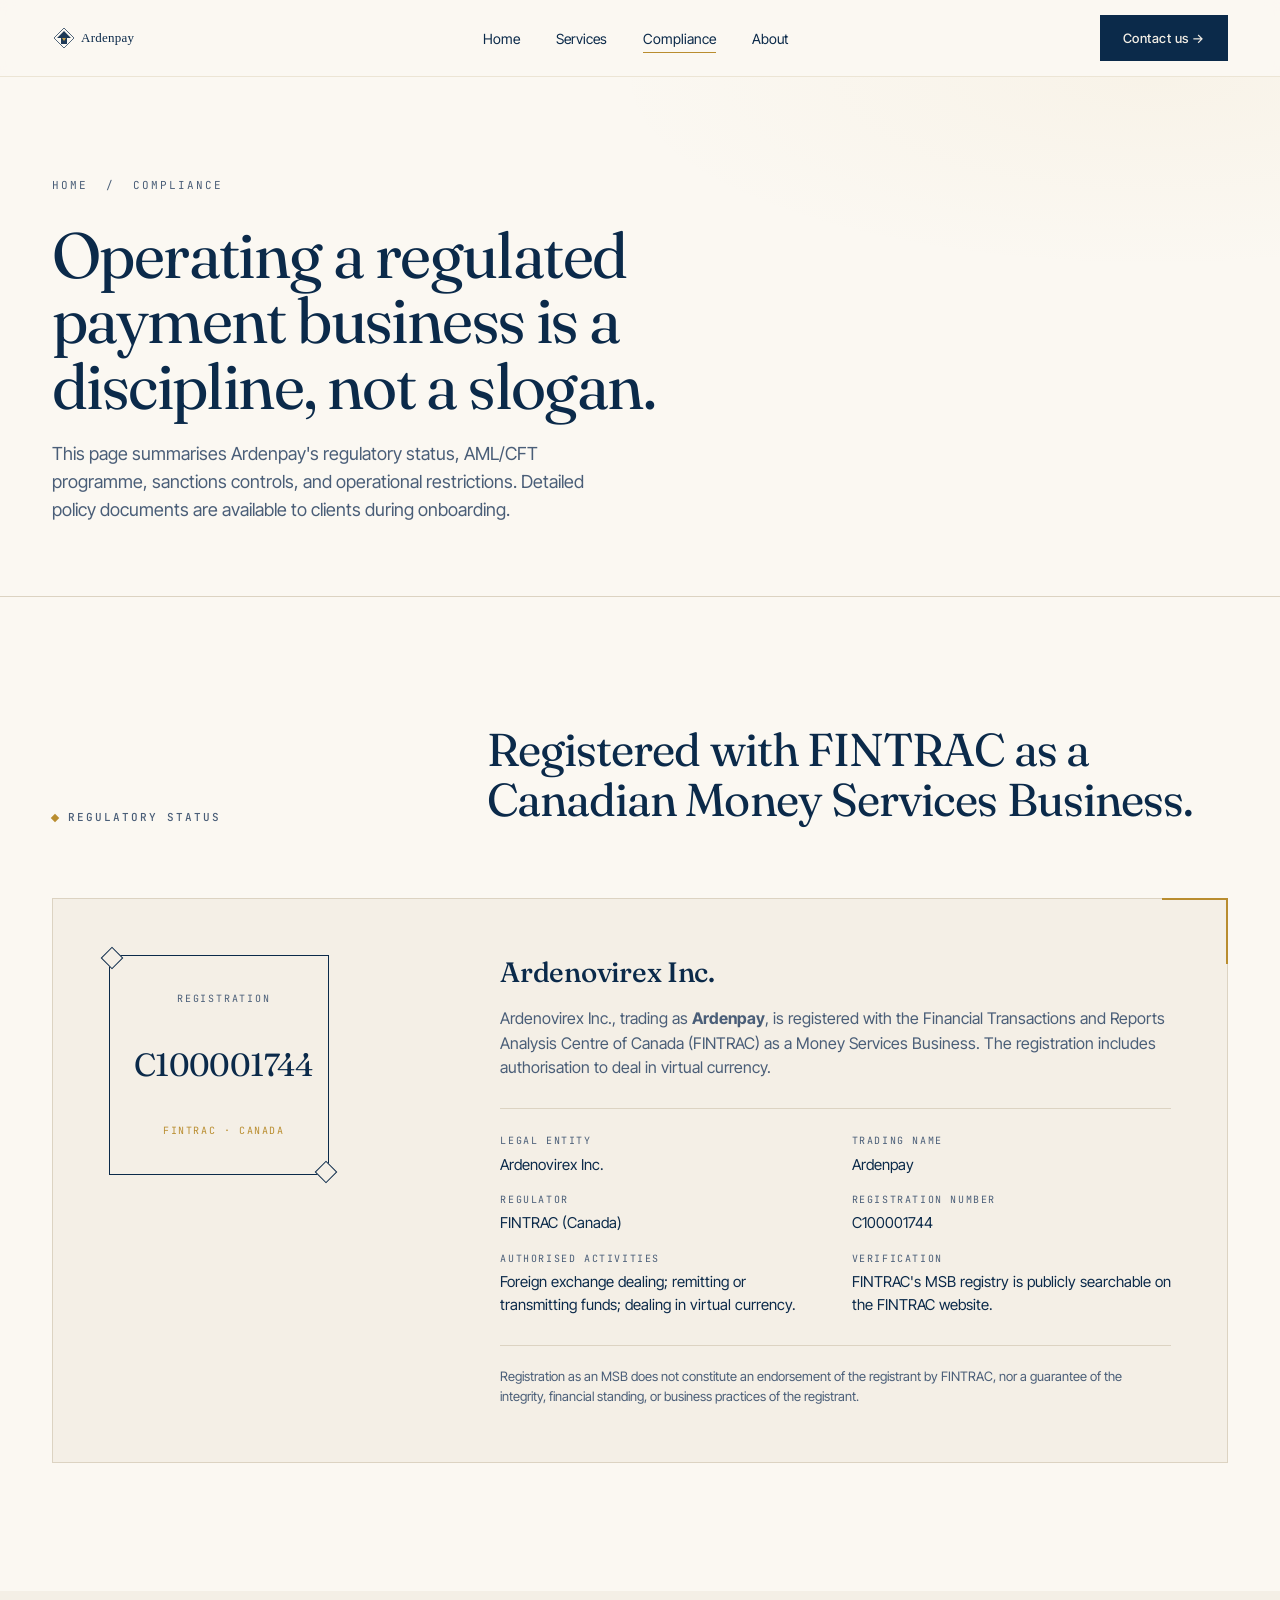
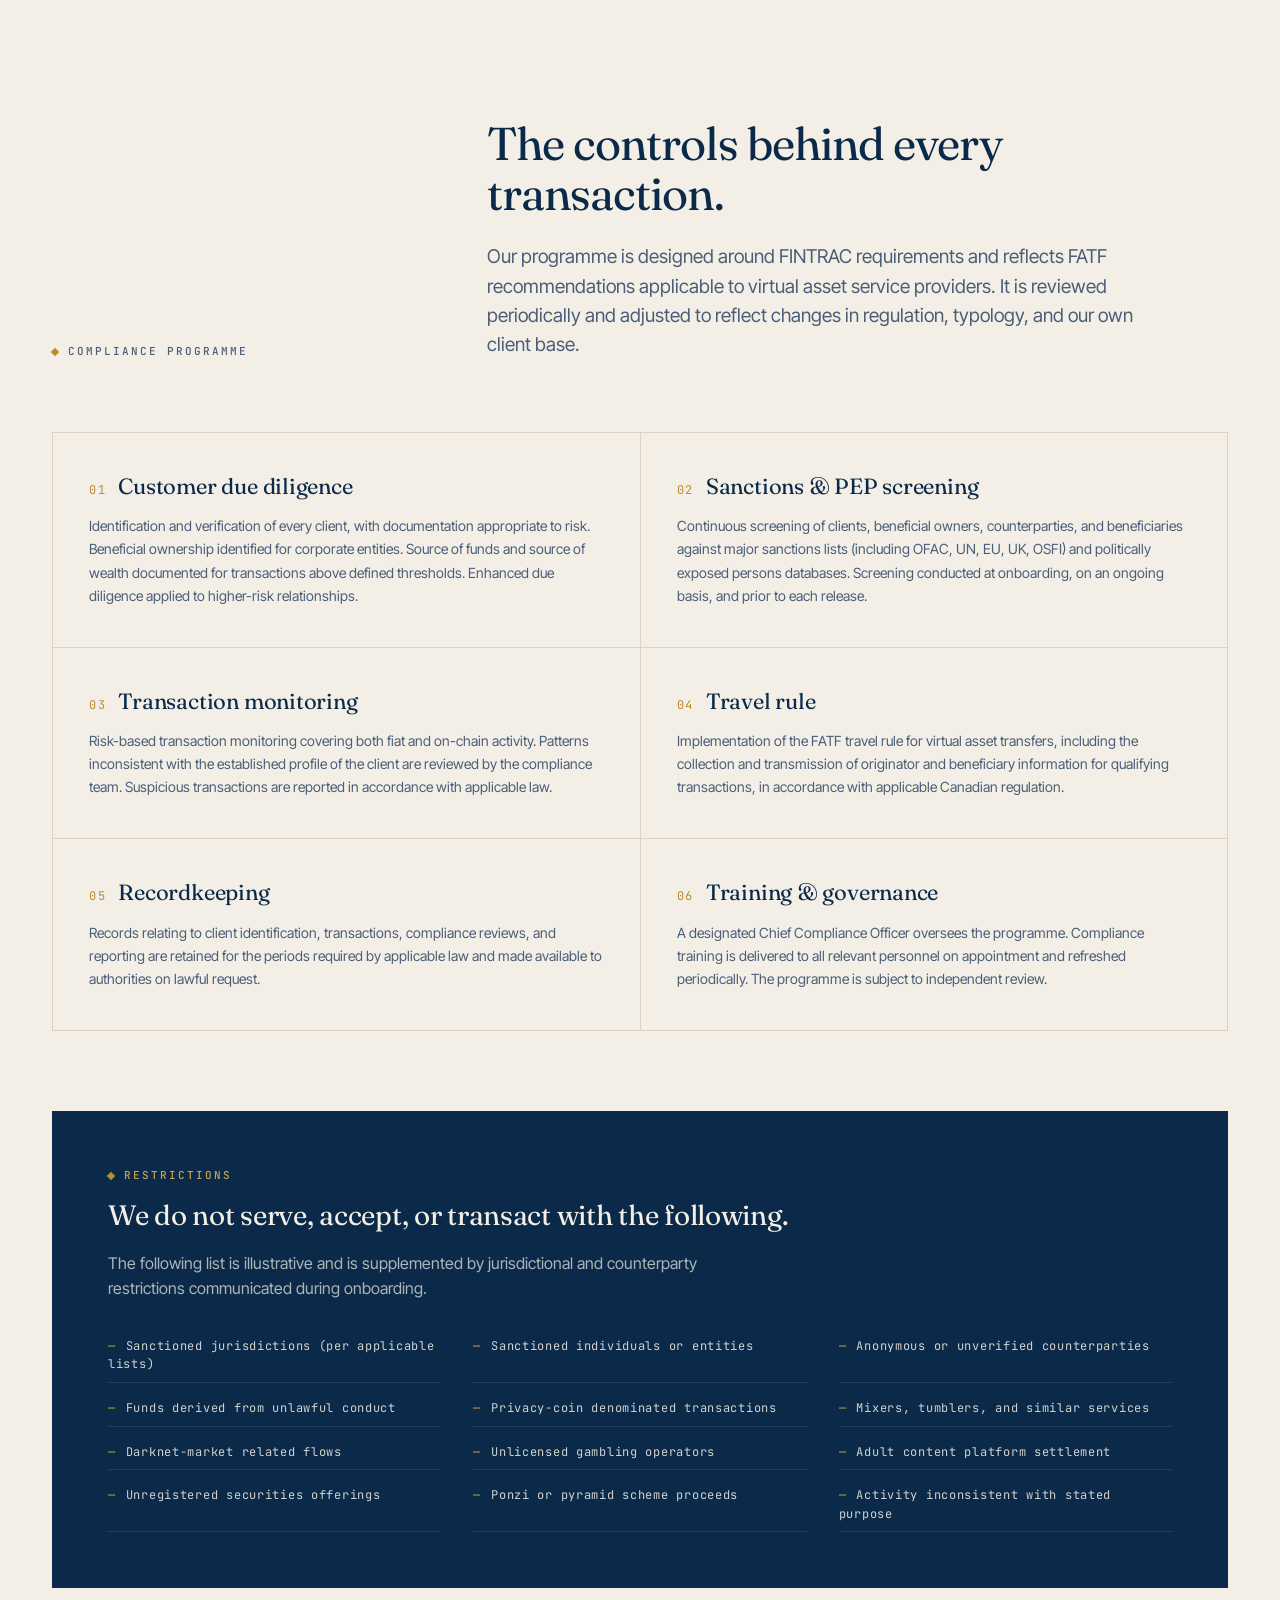
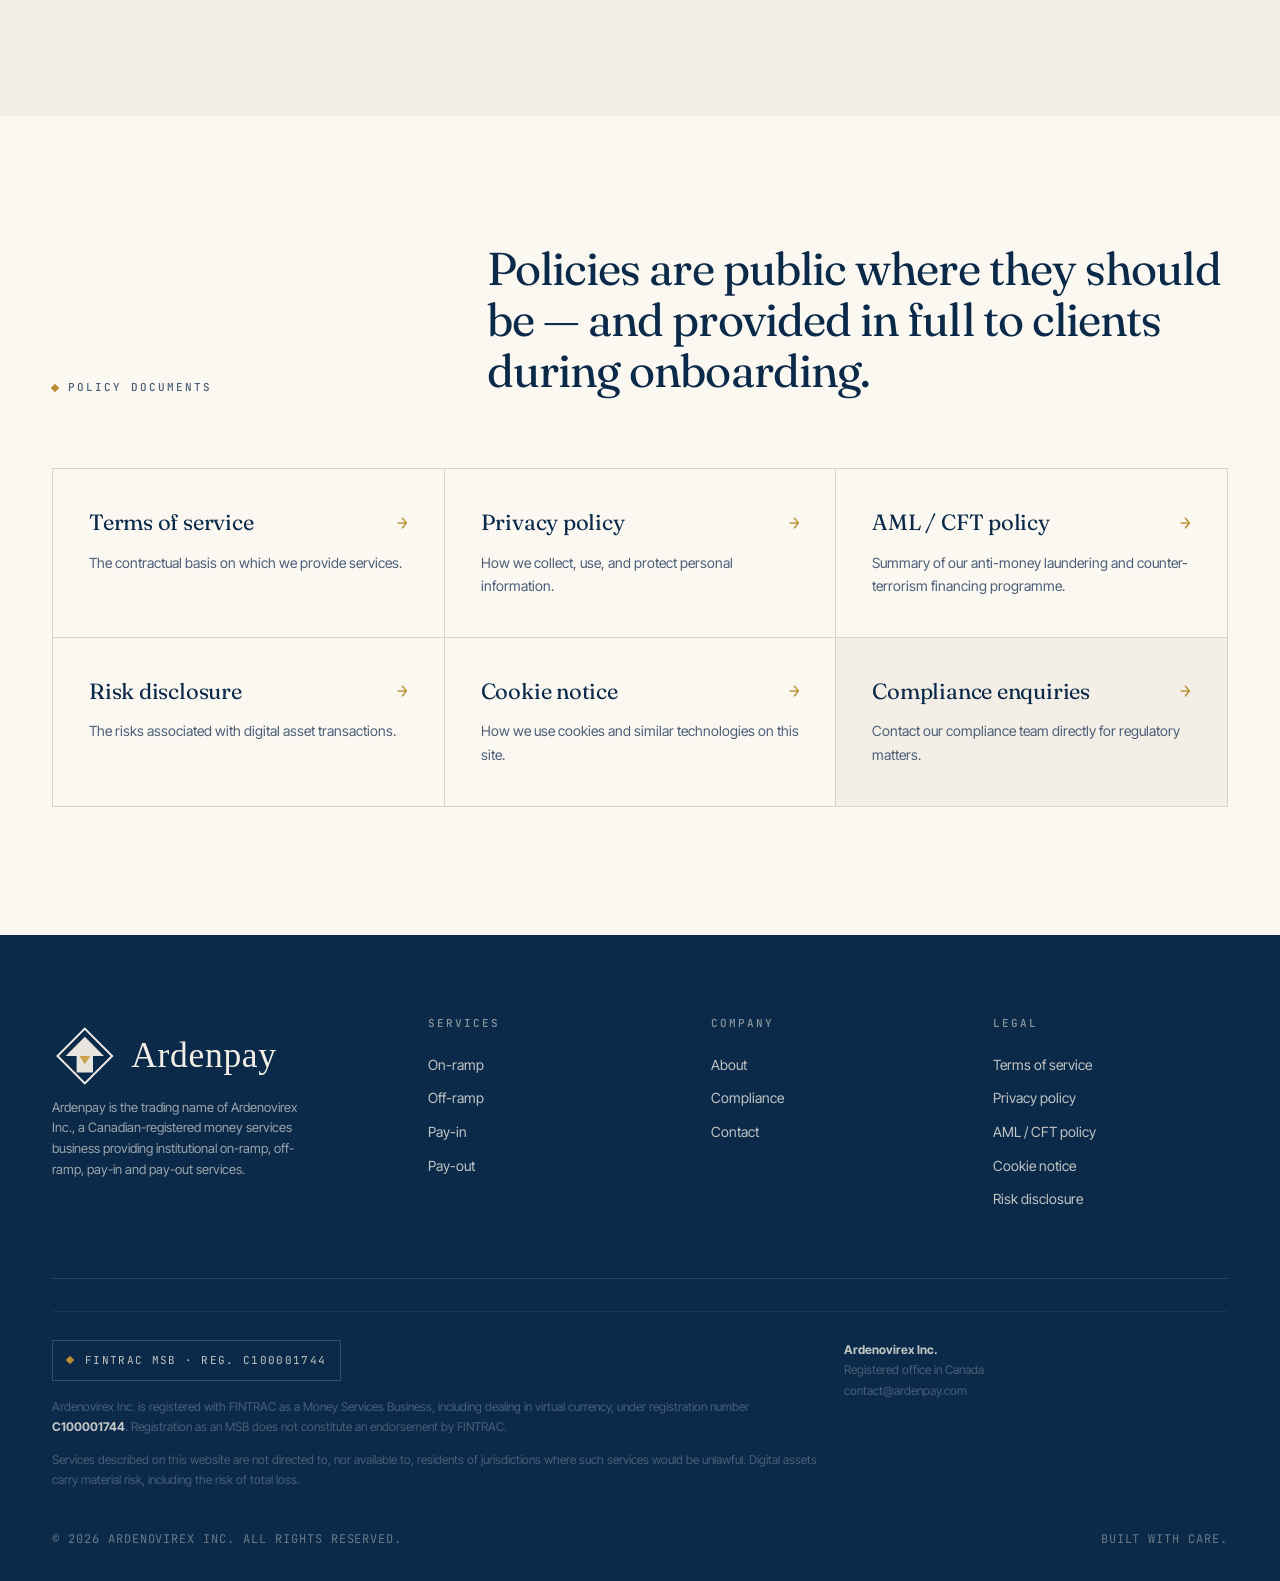
<file: compliance.html>
<!doctype html>
<html lang="en">
<head>
  <meta charset="utf-8">
  <meta name="viewport" content="width=device-width, initial-scale=1">
  <title>Compliance — Ardenpay</title>
  <meta name="description" content="Ardenpay's compliance, AML/CFT, sanctions, and operational controls. Operated by Ardenovirex Inc., a FINTRAC-registered MSB (C100001744).">
  <link rel="icon" type="image/svg+xml" href="assets/favicon.svg">
  <link rel="preconnect" href="https://fonts.googleapis.com">
  <link rel="preconnect" href="https://fonts.gstatic.com" crossorigin>
  <link href="https://fonts.googleapis.com/css2?family=Fraunces:opsz,wght,SOFT@9..144,300..600,30..100&family=Inter+Tight:wght@400;500;600&family=JetBrains+Mono:wght@400;500&display=swap" rel="stylesheet">
  <link rel="stylesheet" href="assets/style.css">
  <style>
    .license-card {
      display: grid;
      grid-template-columns: 1fr 2fr;
      gap: 56px;
      padding: 56px;
      background: var(--ivory);
      border: 1px solid var(--rule);
      position: relative;
    }
    @media (max-width: 880px) {
      .license-card { grid-template-columns: 1fr; padding: 36px; gap: 28px; }
    }
    .license-card::before {
      content: ""; position: absolute;
      top: -1px; right: -1px; width: 64px; height: 64px;
      border-top: 2px solid var(--gold);
      border-right: 2px solid var(--gold);
    }
    .license-seal {
      width: 100%; max-width: 220px;
      aspect-ratio: 1; border: 1px solid var(--ink);
      display: grid; place-items: center; text-align: center;
      padding: 24px; position: relative;
    }
    .license-seal::before, .license-seal::after {
      content: ""; position: absolute;
      width: 14px; height: 14px;
      border: 1px solid var(--ink);
    }
    .license-seal::before { top: -6px; left: -6px; transform: rotate(45deg); background: var(--ivory); }
    .license-seal::after  { bottom: -6px; right: -6px; transform: rotate(45deg); background: var(--ivory); }
    .license-seal .top {
      font-family: var(--mono); font-size: 10px; letter-spacing: 0.18em;
      color: var(--ink-soft); text-transform: uppercase;
    }
    .license-seal .num {
      font-family: var(--serif); font-size: 32px; color: var(--ink);
      font-weight: 400; margin: 12px 0; letter-spacing: -0.02em;
    }
    .license-seal .auth {
      font-family: var(--mono); font-size: 10px; letter-spacing: 0.16em;
      color: var(--gold); text-transform: uppercase;
    }
    .license-card h3 { font-size: 28px; margin-bottom: 16px; }
    .license-card .meta {
      display: grid; grid-template-columns: 1fr 1fr;
      gap: 16px 32px; margin-top: 28px; padding-top: 24px;
      border-top: 1px solid var(--rule);
    }
    .license-card .meta .label {
      font-family: var(--mono); font-size: 10px; letter-spacing: 0.16em;
      color: var(--ink-soft); text-transform: uppercase;
    }
    .license-card .meta .val {
      font-size: 15px; color: var(--ink); margin-top: 4px;
    }

    .programme-grid {
      display: grid; grid-template-columns: repeat(2, 1fr); gap: 0;
      border-top: 1px solid var(--rule); border-left: 1px solid var(--rule);
      margin-top: 56px;
    }
    @media (max-width: 880px) { .programme-grid { grid-template-columns: 1fr; } }
    .programme {
      padding: 40px 36px;
      border-right: 1px solid var(--rule);
      border-bottom: 1px solid var(--rule);
    }
    .programme h3 {
      font-size: 22px; font-family: var(--serif); font-weight: 400;
      margin-bottom: 14px;
    }
    .programme h3 .num {
      font-family: var(--mono); font-size: 12px; color: var(--gold);
      letter-spacing: 0.14em; margin-right: 12px;
    }
    .programme p { font-size: 14px; line-height: 1.65; }

    .restrictions {
      background: var(--ink); color: var(--ivory);
      padding: 56px;
      margin-top: 80px;
      position: relative;
    }
    @media (max-width: 720px) { .restrictions { padding: 36px 28px; } }
    .restrictions h3 {
      color: var(--ivory); font-size: 28px;
      font-family: var(--serif); font-weight: 400;
      margin-bottom: 18px;
    }
    .restrictions p { color: rgba(244,239,230,0.7); max-width: 70ch; }
    .restrictions ul {
      list-style: none; margin-top: 28px;
      display: grid; grid-template-columns: repeat(3, 1fr); gap: 8px 32px;
    }
    @media (max-width: 720px) { .restrictions ul { grid-template-columns: 1fr; } }
    .restrictions li {
      font-family: var(--mono); font-size: 12px; color: rgba(244,239,230,0.85);
      padding: 8px 0; border-bottom: 1px solid rgba(244,239,230,0.1);
      letter-spacing: 0.06em;
    }
    .restrictions li::before {
      content: "—"; color: var(--gold-soft); margin-right: 10px;
    }
  </style>
</head>
<body>

<header class="site-header">
  <div class="container nav">
    <a class="nav-logo" href="index.html"><img src="assets/logo.svg" alt="Ardenpay" style="height:30px;"></a>
    <nav><ul class="nav-links">
      <li><a href="index.html">Home</a></li>
      <li><a href="services.html">Services</a></li>
      <li><a href="compliance.html" class="active">Compliance</a></li>
      <li><a href="about.html">About</a></li>
    </ul></nav>
    <a href="contact.html" class="nav-cta">Contact us →</a>
  </div>
</header>

<section class="page-hero">
  <div class="container">
    <div class="crumb"><a href="index.html">Home</a> &nbsp;/&nbsp; Compliance</div>
    <h1>Operating a regulated payment business is a discipline, not a slogan.</h1>
    <p>This page summarises Ardenpay's regulatory status, AML/CFT programme, sanctions controls, and operational restrictions. Detailed policy documents are available to clients during onboarding.</p>
  </div>
</section>

<!-- LICENSE -->
<section class="section">
  <div class="container">
    <div class="section-head">
      <p class="eyebrow"><span class="bullet"></span>Regulatory status</p>
      <h2>Registered with FINTRAC as a Canadian Money Services Business.</h2>
    </div>

    <div class="license-card">
      <div class="license-seal">
        <div class="top">Registration</div>
        <div class="num">C100001744</div>
        <div class="auth">FINTRAC · Canada</div>
      </div>
      <div>
        <h3>Ardenovirex Inc.</h3>
        <p>Ardenovirex Inc., trading as <strong>Ardenpay</strong>, is registered with the Financial Transactions and Reports Analysis Centre of Canada (FINTRAC) as a Money Services Business. The registration includes authorisation to deal in virtual currency.</p>

        <div class="meta">
          <div>
            <div class="label">Legal entity</div>
            <div class="val">Ardenovirex Inc.</div>
          </div>
          <div>
            <div class="label">Trading name</div>
            <div class="val">Ardenpay</div>
          </div>
          <div>
            <div class="label">Regulator</div>
            <div class="val">FINTRAC (Canada)</div>
          </div>
          <div>
            <div class="label">Registration number</div>
            <div class="val">C100001744</div>
          </div>
          <div>
            <div class="label">Authorised activities</div>
            <div class="val">Foreign exchange dealing; remitting or transmitting funds; dealing in virtual currency.</div>
          </div>
          <div>
            <div class="label">Verification</div>
            <div class="val">FINTRAC's MSB registry is publicly searchable on the FINTRAC website.</div>
          </div>
        </div>

        <p style="margin-top: 28px; font-size: 13px; color: var(--ink-soft); border-top: 1px solid var(--rule); padding-top: 20px;">Registration as an MSB does not constitute an endorsement of the registrant by FINTRAC, nor a guarantee of the integrity, financial standing, or business practices of the registrant.</p>
      </div>
    </div>
  </div>
</section>

<!-- PROGRAMMES -->
<section class="section section--ivory">
  <div class="container">
    <div class="section-head">
      <p class="eyebrow"><span class="bullet"></span>Compliance programme</p>
      <div>
        <h2>The controls behind every transaction.</h2>
        <p class="lede" style="margin-top: 22px;">Our programme is designed around FINTRAC requirements and reflects FATF recommendations applicable to virtual asset service providers. It is reviewed periodically and adjusted to reflect changes in regulation, typology, and our own client base.</p>
      </div>
    </div>

    <div class="programme-grid">
      <div class="programme">
        <h3><span class="num">01</span>Customer due diligence</h3>
        <p>Identification and verification of every client, with documentation appropriate to risk. Beneficial ownership identified for corporate entities. Source of funds and source of wealth documented for transactions above defined thresholds. Enhanced due diligence applied to higher-risk relationships.</p>
      </div>

      <div class="programme">
        <h3><span class="num">02</span>Sanctions & PEP screening</h3>
        <p>Continuous screening of clients, beneficial owners, counterparties, and beneficiaries against major sanctions lists (including OFAC, UN, EU, UK, OSFI) and politically exposed persons databases. Screening conducted at onboarding, on an ongoing basis, and prior to each release.</p>
      </div>

      <div class="programme">
        <h3><span class="num">03</span>Transaction monitoring</h3>
        <p>Risk-based transaction monitoring covering both fiat and on-chain activity. Patterns inconsistent with the established profile of the client are reviewed by the compliance team. Suspicious transactions are reported in accordance with applicable law.</p>
      </div>

      <div class="programme">
        <h3><span class="num">04</span>Travel rule</h3>
        <p>Implementation of the FATF travel rule for virtual asset transfers, including the collection and transmission of originator and beneficiary information for qualifying transactions, in accordance with applicable Canadian regulation.</p>
      </div>

      <div class="programme">
        <h3><span class="num">05</span>Recordkeeping</h3>
        <p>Records relating to client identification, transactions, compliance reviews, and reporting are retained for the periods required by applicable law and made available to authorities on lawful request.</p>
      </div>

      <div class="programme">
        <h3><span class="num">06</span>Training & governance</h3>
        <p>A designated Chief Compliance Officer oversees the programme. Compliance training is delivered to all relevant personnel on appointment and refreshed periodically. The programme is subject to independent review.</p>
      </div>
    </div>

    <!-- RESTRICTIONS -->
    <div class="restrictions">
      <p class="eyebrow" style="color: var(--gold-soft);"><span class="bullet"></span>Restrictions</p>
      <h3 style="margin-top: 14px;">We do not serve, accept, or transact with the following.</h3>
      <p>The following list is illustrative and is supplemented by jurisdictional and counterparty restrictions communicated during onboarding.</p>
      <ul>
        <li>Sanctioned jurisdictions (per applicable lists)</li>
        <li>Sanctioned individuals or entities</li>
        <li>Anonymous or unverified counterparties</li>
        <li>Funds derived from unlawful conduct</li>
        <li>Privacy-coin denominated transactions</li>
        <li>Mixers, tumblers, and similar services</li>
        <li>Darknet-market related flows</li>
        <li>Unlicensed gambling operators</li>
        <li>Adult content platform settlement</li>
        <li>Unregistered securities offerings</li>
        <li>Ponzi or pyramid scheme proceeds</li>
        <li>Activity inconsistent with stated purpose</li>
      </ul>
    </div>
  </div>
</section>

<!-- DOCUMENTS -->
<section class="section">
  <div class="container">
    <div class="section-head">
      <p class="eyebrow"><span class="bullet"></span>Policy documents</p>
      <div>
        <h2>Policies are public where they should be — and provided in full to clients during onboarding.</h2>
      </div>
    </div>

    <div style="display: grid; grid-template-columns: repeat(3, 1fr); gap: 0; border-top: 1px solid var(--rule); border-left: 1px solid var(--rule);">
      <a href="legal/terms.html" class="programme" style="text-decoration: none;">
        <h3 style="display: flex; justify-content: space-between; align-items: center;">Terms of service <span style="color: var(--gold); font-family: var(--mono); font-size: 18px;">→</span></h3>
        <p>The contractual basis on which we provide services.</p>
      </a>
      <a href="legal/privacy.html" class="programme" style="text-decoration: none;">
        <h3 style="display: flex; justify-content: space-between; align-items: center;">Privacy policy <span style="color: var(--gold); font-family: var(--mono); font-size: 18px;">→</span></h3>
        <p>How we collect, use, and protect personal information.</p>
      </a>
      <a href="legal/aml.html" class="programme" style="text-decoration: none;">
        <h3 style="display: flex; justify-content: space-between; align-items: center;">AML / CFT policy <span style="color: var(--gold); font-family: var(--mono); font-size: 18px;">→</span></h3>
        <p>Summary of our anti-money laundering and counter-terrorism financing programme.</p>
      </a>
      <a href="legal/risk.html" class="programme" style="text-decoration: none;">
        <h3 style="display: flex; justify-content: space-between; align-items: center;">Risk disclosure <span style="color: var(--gold); font-family: var(--mono); font-size: 18px;">→</span></h3>
        <p>The risks associated with digital asset transactions.</p>
      </a>
      <a href="legal/cookies.html" class="programme" style="text-decoration: none;">
        <h3 style="display: flex; justify-content: space-between; align-items: center;">Cookie notice <span style="color: var(--gold); font-family: var(--mono); font-size: 18px;">→</span></h3>
        <p>How we use cookies and similar technologies on this site.</p>
      </a>
      <a href="contact.html" class="programme" style="text-decoration: none; background: var(--ivory);">
        <h3 style="display: flex; justify-content: space-between; align-items: center;">Compliance enquiries <span style="color: var(--gold); font-family: var(--mono); font-size: 18px;">→</span></h3>
        <p>Contact our compliance team directly for regulatory matters.</p>
      </a>
    </div>
  </div>
</section>

<!-- FOOTER -->
<footer class="site-footer">
  <div class="container">
    <div class="footer-top">
      <div class="footer-brand">
        <img src="assets/logo-light.svg" alt="Ardenpay">
        <p>Ardenpay is the trading name of Ardenovirex Inc., a Canadian-registered money services business providing institutional on-ramp, off-ramp, pay-in and pay-out services.</p>
      </div>
      <div class="footer-col">
        <h5>Services</h5>
        <ul>
          <li><a href="services.html#onramp">On-ramp</a></li>
          <li><a href="services.html#offramp">Off-ramp</a></li>
          <li><a href="services.html#payin">Pay-in</a></li>
          <li><a href="services.html#payout">Pay-out</a></li>
        </ul>
      </div>
      <div class="footer-col">
        <h5>Company</h5>
        <ul>
          <li><a href="about.html">About</a></li>
          <li><a href="compliance.html">Compliance</a></li>
          <li><a href="contact.html">Contact</a></li>
        </ul>
      </div>
      <div class="footer-col">
        <h5>Legal</h5>
        <ul>
          <li><a href="legal/terms.html">Terms of service</a></li>
          <li><a href="legal/privacy.html">Privacy policy</a></li>
          <li><a href="legal/aml.html">AML / CFT policy</a></li>
          <li><a href="legal/cookies.html">Cookie notice</a></li>
          <li><a href="legal/risk.html">Risk disclosure</a></li>
        </ul>
      </div>
    </div>
    <div class="footer-legal">
      <div>
        <span class="compliance-badge"><span class="dot"></span>FINTRAC MSB · Reg. C100001744</span>
        <p>Ardenovirex Inc. is registered with FINTRAC as a Money Services Business, including dealing in virtual currency, under registration number <strong style="color: rgba(244,239,230,0.78);">C100001744</strong>. Registration as an MSB does not constitute an endorsement by FINTRAC.</p>
        <p style="margin-top: 12px;">Services described on this website are not directed to, nor available to, residents of jurisdictions where such services would be unlawful. Digital assets carry material risk, including the risk of total loss.</p>
      </div>
      <div>
        <p><strong style="color: rgba(244,239,230,0.78);">Ardenovirex Inc.</strong><br>Registered office in Canada<br>contact@ardenpay.com</p>
      </div>
    </div>
    <div class="footer-bottom">
      <span>© 2026 Ardenovirex Inc. All rights reserved.</span>
      <span>Built with care.</span>
    </div>
  </div>
</footer>
</body>
</html>
</file>
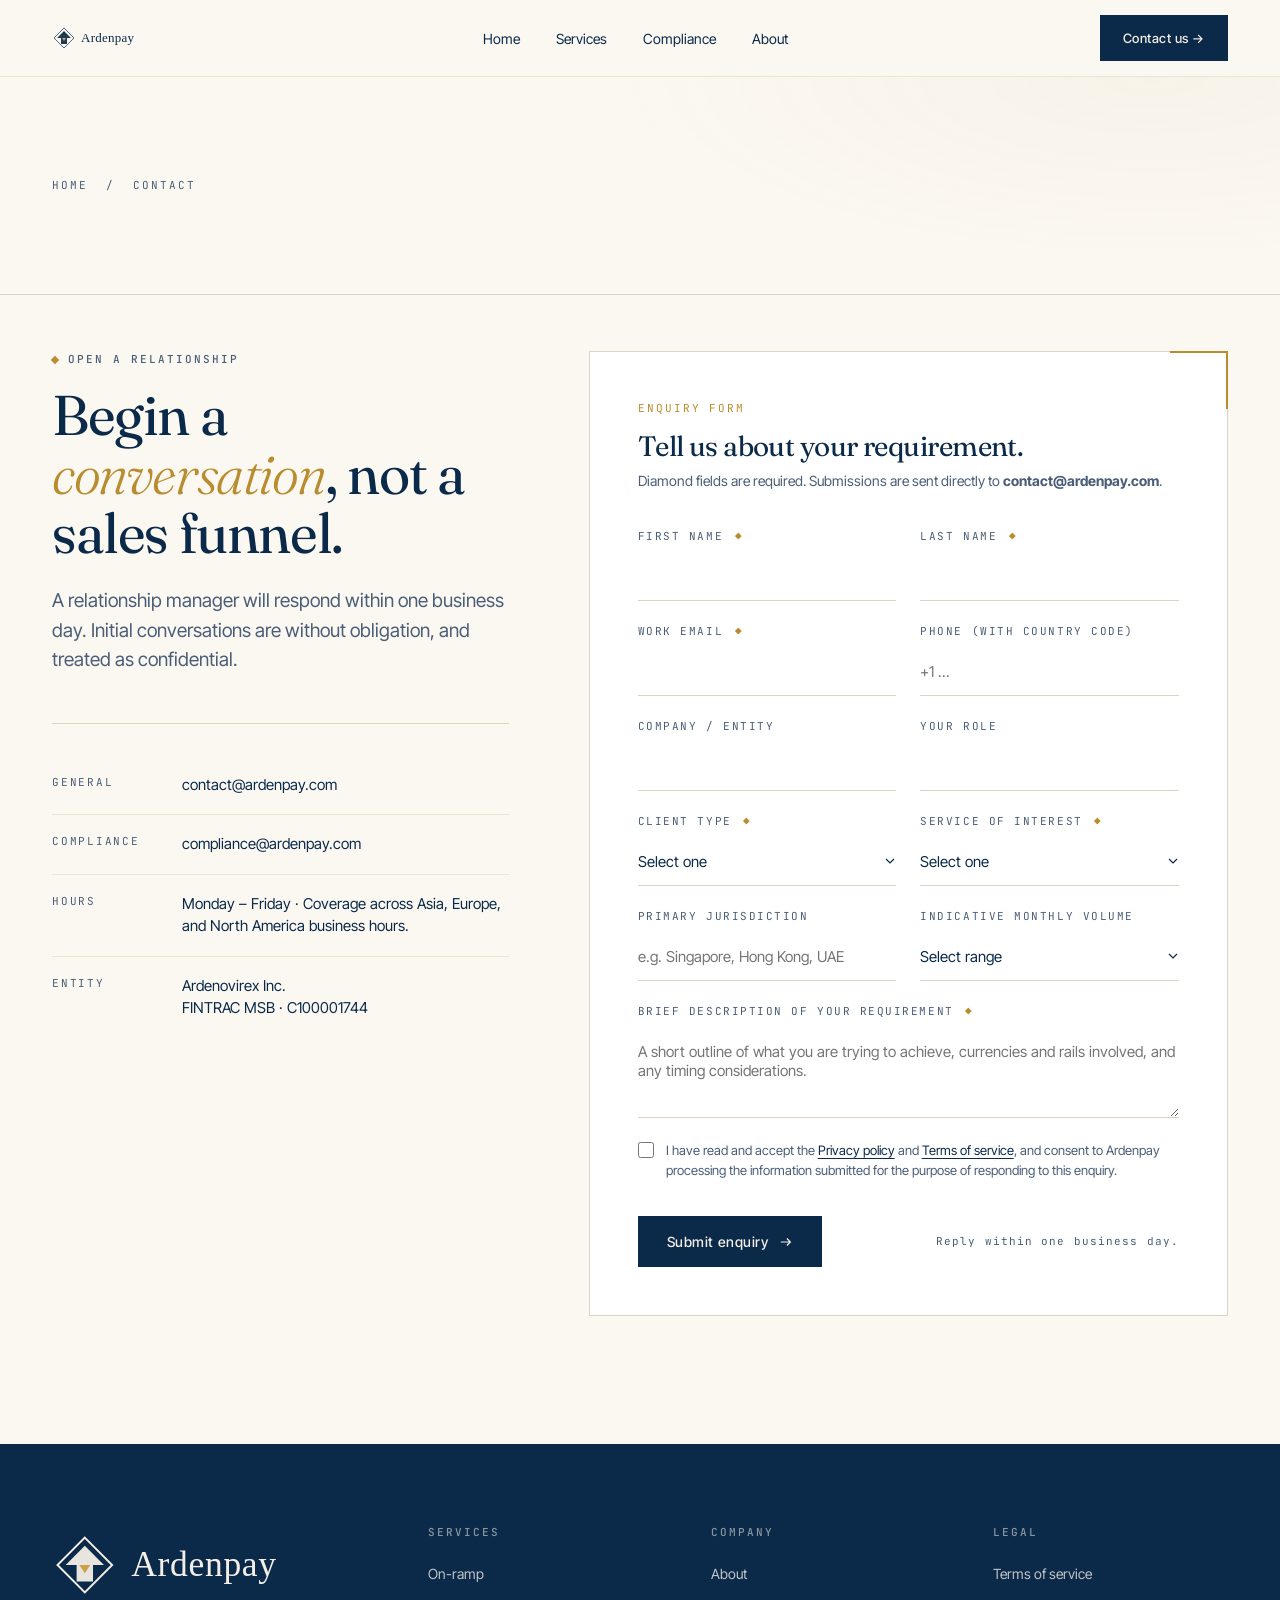
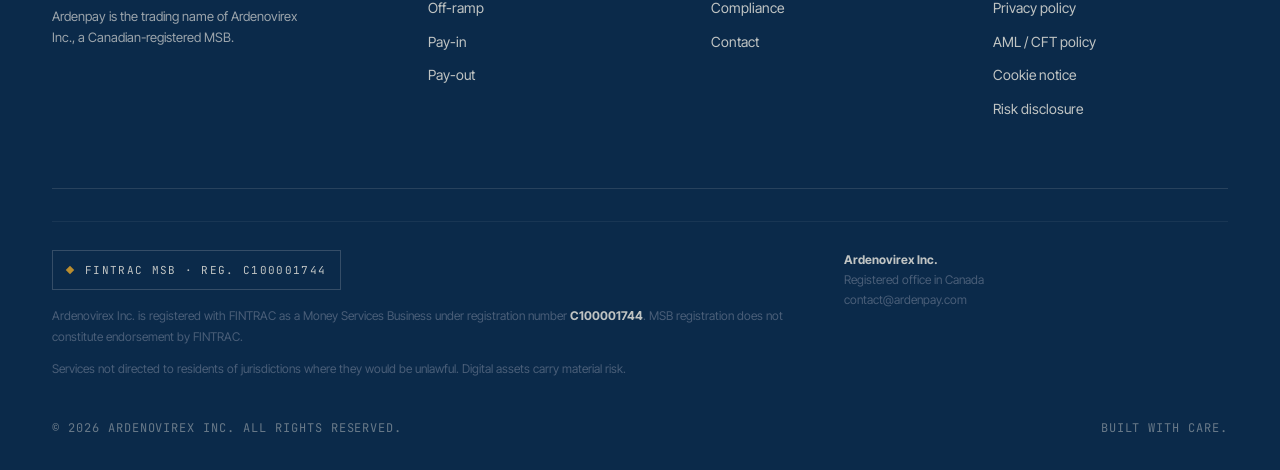
<file: contact.html>
<!doctype html>
<html lang="en">
<head>
  <meta charset="utf-8">
  <meta name="viewport" content="width=device-width, initial-scale=1">
  <title>Contact us — Ardenpay</title>
  <meta name="description" content="Submit your enquiry to Ardenpay. A relationship manager will respond within one business day.">
  <link rel="icon" type="image/svg+xml" href="assets/favicon.svg">
  <link rel="preconnect" href="https://fonts.googleapis.com">
  <link rel="preconnect" href="https://fonts.gstatic.com" crossorigin>
  <link href="https://fonts.googleapis.com/css2?family=Fraunces:opsz,wght@9..144,300..600&family=Inter+Tight:wght@400;500;600&family=JetBrains+Mono:wght@400;500&display=swap" rel="stylesheet">
  <link rel="stylesheet" href="assets/style.css">
  <style>
    .contact-wrap {
      display: grid; grid-template-columns: 1fr 1.4fr; gap: 80px; align-items: start;
    }
    @media (max-width: 980px) { .contact-wrap { grid-template-columns: 1fr; gap: 48px; } }

    .contact-side h1 {
      font-size: clamp(36px, 4.4vw, 56px); line-height: 1.05; margin-top: 18px;
    }
    .contact-side h1 em { font-style: italic; color: var(--gold); font-weight: 300; }
    .contact-side .lede { margin-top: 24px; }

    .contact-info {
      margin-top: 48px; padding-top: 32px; border-top: 1px solid var(--rule);
    }
    .contact-info .row {
      display: grid; grid-template-columns: 110px 1fr;
      gap: 20px; padding: 18px 0; border-bottom: 1px solid var(--rule-soft);
    }
    .contact-info .row:last-child { border-bottom: 0; }
    .contact-info .label {
      font-family: var(--mono); font-size: 11px; letter-spacing: 0.16em;
      color: var(--ink-soft); text-transform: uppercase;
    }
    .contact-info .val { font-size: 15px; color: var(--ink); line-height: 1.5; }
    .contact-info .val a:hover { color: var(--gold); }

    .form-card {
      background: #fff; border: 1px solid var(--rule);
      padding: 48px; position: relative;
    }
    @media (max-width: 720px) { .form-card { padding: 28px 22px; } }
    .form-card::before {
      content: ""; position: absolute; top: -1px; right: -1px;
      width: 56px; height: 56px;
      border-top: 2px solid var(--gold); border-right: 2px solid var(--gold);
    }

    .form-card .form-tag {
      font-family: var(--mono); font-size: 11px; letter-spacing: 0.18em;
      color: var(--gold); text-transform: uppercase; margin-bottom: 14px;
    }
    .form-card h2 {
      font-size: 28px; font-family: var(--serif); font-weight: 400; margin-bottom: 8px;
    }
    .form-card .form-sub {
      font-size: 14px; color: var(--ink-soft); margin-bottom: 36px;
    }

    .form-grid { display: grid; grid-template-columns: 1fr 1fr; gap: 22px 24px; }
    @media (max-width: 720px) { .form-grid { grid-template-columns: 1fr; } }

    .field { display: flex; flex-direction: column; gap: 8px; }
    .field.full { grid-column: 1 / -1; }

    .field label {
      font-family: var(--mono); font-size: 11px; letter-spacing: 0.14em;
      color: var(--ink-soft); text-transform: uppercase;
    }
    .field label .req { color: var(--gold); margin-left: 3px; }

    .field input, .field select, .field textarea {
      font-family: var(--sans); font-size: 15px;
      padding: 14px 0; background: transparent; border: 0;
      border-bottom: 1px solid var(--rule);
      color: var(--ink); outline: none;
      transition: border-color .2s ease; width: 100%;
    }
    .field input:focus, .field select:focus, .field textarea:focus {
      border-color: var(--ink);
    }
    .field textarea { resize: vertical; min-height: 90px; padding: 14px 0; }

    .field select {
      appearance: none;
      background-image: url("data:image/svg+xml;utf8,<svg xmlns='http://www.w3.org/2000/svg' viewBox='0 0 12 12'><path d='M2 4l4 4 4-4' stroke='%230B2A4A' stroke-width='1.2' fill='none'/></svg>");
      background-repeat: no-repeat;
      background-position: right 0 center;
      background-size: 12px;
      padding-right: 24px;
    }

    .checkbox-group {
      display: flex; align-items: flex-start; gap: 12px;
      font-size: 13px; color: var(--ink-soft); line-height: 1.55;
    }
    .checkbox-group input {
      width: 16px; height: 16px; margin-top: 2px;
      accent-color: var(--ink); flex-shrink: 0;
    }
    .checkbox-group a { color: var(--ink); text-decoration: underline; text-underline-offset: 3px; }
    .checkbox-group a:hover { color: var(--gold); }

    .form-submit {
      margin-top: 36px;
      display: flex; justify-content: space-between; align-items: center;
      gap: 16px; flex-wrap: wrap;
    }
    .form-submit .note {
      font-family: var(--mono); font-size: 11px; letter-spacing: 0.1em;
      color: var(--ink-soft);
    }

    .form-submit .btn[disabled] {
      opacity: 0.5; cursor: not-allowed;
    }

    .form-success { display: none; text-align: center; padding: 24px 0; }
    .form-success .check {
      width: 56px; height: 56px;
      border: 1px solid var(--success);
      border-radius: 50%; display: grid; place-items: center;
      margin: 0 auto 22px; color: var(--success);
    }
    .form-success h3 {
      font-family: var(--serif); font-size: 28px; font-weight: 400;
      margin-bottom: 14px;
    }
    .form-success p { font-size: 15px; max-width: 44ch; margin: 0 auto; }

    .form-error {
      display: none;
      margin-top: 16px;
      padding: 12px 14px;
      border: 1px solid var(--error);
      background: rgba(139, 47, 47, 0.04);
      color: var(--error);
      font-size: 13px;
    }

    body.submitted .form-content { display: none; }
    body.submitted .form-success { display: block; }
  </style>
</head>
<body>

<header class="site-header">
  <div class="container nav">
    <a class="nav-logo" href="index.html"><img src="assets/logo.svg" alt="Ardenpay" style="height:30px;"></a>
    <nav><ul class="nav-links">
      <li><a href="index.html">Home</a></li>
      <li><a href="services.html">Services</a></li>
      <li><a href="compliance.html">Compliance</a></li>
      <li><a href="about.html">About</a></li>
    </ul></nav>
    <a href="contact.html" class="nav-cta active">Contact us →</a>
  </div>
</header>

<section class="page-hero">
  <div class="container">
    <div class="crumb"><a href="index.html">Home</a> &nbsp;/&nbsp; Contact</div>
  </div>
</section>

<section class="section" style="padding-top: 56px;">
  <div class="container contact-wrap">

    <div class="contact-side">
      <p class="eyebrow"><span class="bullet"></span>Open a relationship</p>
      <h1>Begin a <em>conversation</em>, not a sales funnel.</h1>
      <p class="lede">A relationship manager will respond within one business day. Initial conversations are without obligation, and treated as confidential.</p>

      <div class="contact-info">
        <div class="row">
          <div class="label">General</div>
          <div class="val"><a href="mailto:contact@ardenpay.com">contact@ardenpay.com</a></div>
        </div>
        <div class="row">
          <div class="label">Compliance</div>
          <div class="val"><a href="mailto:compliance@ardenpay.com">compliance@ardenpay.com</a></div>
        </div>
        <div class="row">
          <div class="label">Hours</div>
          <div class="val">Monday – Friday · Coverage across Asia, Europe, and North America business hours.</div>
        </div>
        <div class="row">
          <div class="label">Entity</div>
          <div class="val">Ardenovirex Inc.<br>FINTRAC MSB · C100001744</div>
        </div>
      </div>
    </div>

    <div class="form-card">
      <form id="enquiry-form" class="form-content"
            action="https://formspree.io/f/REPLACE_WITH_YOUR_FORM_ID"
            method="POST">

        <div class="form-tag">Enquiry form</div>
        <h2>Tell us about your requirement.</h2>
        <p class="form-sub">Diamond fields are required. Submissions are sent directly to <strong>contact@ardenpay.com</strong>.</p>

        <div class="form-grid">
          <div class="field">
            <label for="fname">First name <span class="req">◆</span></label>
            <input id="fname" name="first_name" type="text" autocomplete="given-name" required>
          </div>
          <div class="field">
            <label for="lname">Last name <span class="req">◆</span></label>
            <input id="lname" name="last_name" type="text" autocomplete="family-name" required>
          </div>

          <div class="field">
            <label for="email">Work email <span class="req">◆</span></label>
            <input id="email" name="email" type="email" autocomplete="email" required>
          </div>
          <div class="field">
            <label for="phone">Phone (with country code)</label>
            <input id="phone" name="phone" type="tel" autocomplete="tel" placeholder="+1 ...">
          </div>

          <div class="field">
            <label for="company">Company / entity</label>
            <input id="company" name="company" type="text" autocomplete="organization">
          </div>
          <div class="field">
            <label for="role">Your role</label>
            <input id="role" name="role" type="text">
          </div>

          <div class="field">
            <label for="ctype">Client type <span class="req">◆</span></label>
            <select id="ctype" name="client_type" required>
              <option value="">Select one</option>
              <option>High-net-worth individual</option>
              <option>Family office</option>
              <option>Corporate treasury</option>
              <option>Fund or asset manager</option>
              <option>Other</option>
            </select>
          </div>
          <div class="field">
            <label for="service">Service of interest <span class="req">◆</span></label>
            <select id="service" name="service" required>
              <option value="">Select one</option>
              <option>On-ramp (fiat → crypto)</option>
              <option>Off-ramp (crypto → fiat)</option>
              <option>Pay-in (collection)</option>
              <option>Pay-out (disbursement)</option>
              <option>Multiple / not sure yet</option>
            </select>
          </div>

          <div class="field">
            <label for="jurisdiction">Primary jurisdiction</label>
            <input id="jurisdiction" name="jurisdiction" type="text" placeholder="e.g. Singapore, Hong Kong, UAE">
          </div>
          <div class="field">
            <label for="volume">Indicative monthly volume</label>
            <select id="volume" name="monthly_volume">
              <option value="">Select range</option>
              <option>Under USD 100,000</option>
              <option>USD 100,000 – 500,000</option>
              <option>USD 500,000 – 2,000,000</option>
              <option>USD 2,000,000 – 10,000,000</option>
              <option>Above USD 10,000,000</option>
            </select>
          </div>

          <div class="field full">
            <label for="message">Brief description of your requirement <span class="req">◆</span></label>
            <textarea id="message" name="message" required placeholder="A short outline of what you are trying to achieve, currencies and rails involved, and any timing considerations."></textarea>
          </div>

          <div class="field full">
            <div class="checkbox-group">
              <input type="checkbox" id="consent" name="consent" required>
              <label for="consent" style="font-family: var(--sans); text-transform: none; letter-spacing: 0; font-size: 13px; color: var(--ink-soft);">
                I have read and accept the <a href="legal/privacy.html">Privacy policy</a> and <a href="legal/terms.html">Terms of service</a>, and consent to Ardenpay processing the information submitted for the purpose of responding to this enquiry.
              </label>
            </div>
          </div>
        </div>

        <!-- Honeypot for spam -->
        <input type="text" name="_gotcha" style="display:none">
        <!-- Subject line for the email Ardenpay receives -->
        <input type="hidden" name="_subject" value="New Ardenpay enquiry from website">

        <div class="form-submit">
          <button class="btn" type="submit" id="submit-btn">
            <span class="btn-label">Submit enquiry</span>
            <svg class="arrow" viewBox="0 0 16 16" fill="none"><path d="M2 8h11M9 4l4 4-4 4" stroke="currentColor" stroke-width="1.4"/></svg>
          </button>
          <span class="note">Reply within one business day.</span>
        </div>

        <div class="form-error" id="form-error">
          We could not submit your enquiry. Please try again, or email us directly at contact@ardenpay.com.
        </div>
      </form>

      <div class="form-success">
        <div class="check">
          <svg width="22" height="22" viewBox="0 0 22 22" fill="none"><path d="M5 11l4 4 8-9" stroke="currentColor" stroke-width="1.6" stroke-linecap="round"/></svg>
        </div>
        <h3>Thank you — your enquiry has been received.</h3>
        <p>A member of our team will respond to your message within one business day, from a verified <strong>@ardenpay.com</strong> address. If your matter is time-sensitive, you may also reach us at <a href="mailto:contact@ardenpay.com" style="color: var(--ink); text-decoration: underline;">contact@ardenpay.com</a>.</p>
      </div>
    </div>

  </div>
</section>

<footer class="site-footer">
  <div class="container">
    <div class="footer-top">
      <div class="footer-brand">
        <img src="assets/logo-light.svg" alt="Ardenpay">
        <p>Ardenpay is the trading name of Ardenovirex Inc., a Canadian-registered MSB.</p>
      </div>
      <div class="footer-col"><h5>Services</h5><ul><li><a href="services.html#onramp">On-ramp</a></li><li><a href="services.html#offramp">Off-ramp</a></li><li><a href="services.html#payin">Pay-in</a></li><li><a href="services.html#payout">Pay-out</a></li></ul></div>
      <div class="footer-col"><h5>Company</h5><ul><li><a href="about.html">About</a></li><li><a href="compliance.html">Compliance</a></li><li><a href="contact.html">Contact</a></li></ul></div>
      <div class="footer-col"><h5>Legal</h5><ul><li><a href="legal/terms.html">Terms of service</a></li><li><a href="legal/privacy.html">Privacy policy</a></li><li><a href="legal/aml.html">AML / CFT policy</a></li><li><a href="legal/cookies.html">Cookie notice</a></li><li><a href="legal/risk.html">Risk disclosure</a></li></ul></div>
    </div>
    <div class="footer-legal">
      <div>
        <span class="compliance-badge"><span class="dot"></span>FINTRAC MSB · Reg. C100001744</span>
        <p>Ardenovirex Inc. is registered with FINTRAC as a Money Services Business under registration number <strong style="color: rgba(244,239,230,0.78);">C100001744</strong>. MSB registration does not constitute endorsement by FINTRAC.</p>
        <p style="margin-top: 12px;">Services not directed to residents of jurisdictions where they would be unlawful. Digital assets carry material risk.</p>
      </div>
      <div>
        <p><strong style="color: rgba(244,239,230,0.78);">Ardenovirex Inc.</strong><br>Registered office in Canada<br>contact@ardenpay.com</p>
      </div>
    </div>
    <div class="footer-bottom">
      <span>© 2026 Ardenovirex Inc. All rights reserved.</span>
      <span>Built with care.</span>
    </div>
  </div>
</footer>

<script>
  // Handle form submission via Formspree (AJAX) so the user stays on the page
  // and sees the styled success message instead of being redirected.
  (function () {
    var form = document.getElementById('enquiry-form');
    var btn = document.getElementById('submit-btn');
    var btnLabel = btn.querySelector('.btn-label');
    var errBox = document.getElementById('form-error');

    form.addEventListener('submit', function (e) {
      e.preventDefault();
      errBox.style.display = 'none';

      btn.disabled = true;
      btnLabel.textContent = 'Sending…';

      var data = new FormData(form);

      fetch(form.action, {
        method: 'POST',
        body: data,
        headers: { 'Accept': 'application/json' }
      }).then(function (response) {
        if (response.ok) {
          document.body.classList.add('submitted');
          window.scrollTo({ top: document.querySelector('.form-card').offsetTop - 100, behavior: 'smooth' });
        } else {
          response.json().then(function (data) {
            errBox.textContent = (data && data.errors)
              ? data.errors.map(function (e) { return e.message; }).join(', ')
              : 'We could not submit your enquiry. Please try again, or email us directly at contact@ardenpay.com.';
            errBox.style.display = 'block';
            btn.disabled = false;
            btnLabel.textContent = 'Submit enquiry';
          });
        }
      }).catch(function () {
        errBox.style.display = 'block';
        btn.disabled = false;
        btnLabel.textContent = 'Submit enquiry';
      });
    });
  })();
</script>

</body>
</html>
</file>
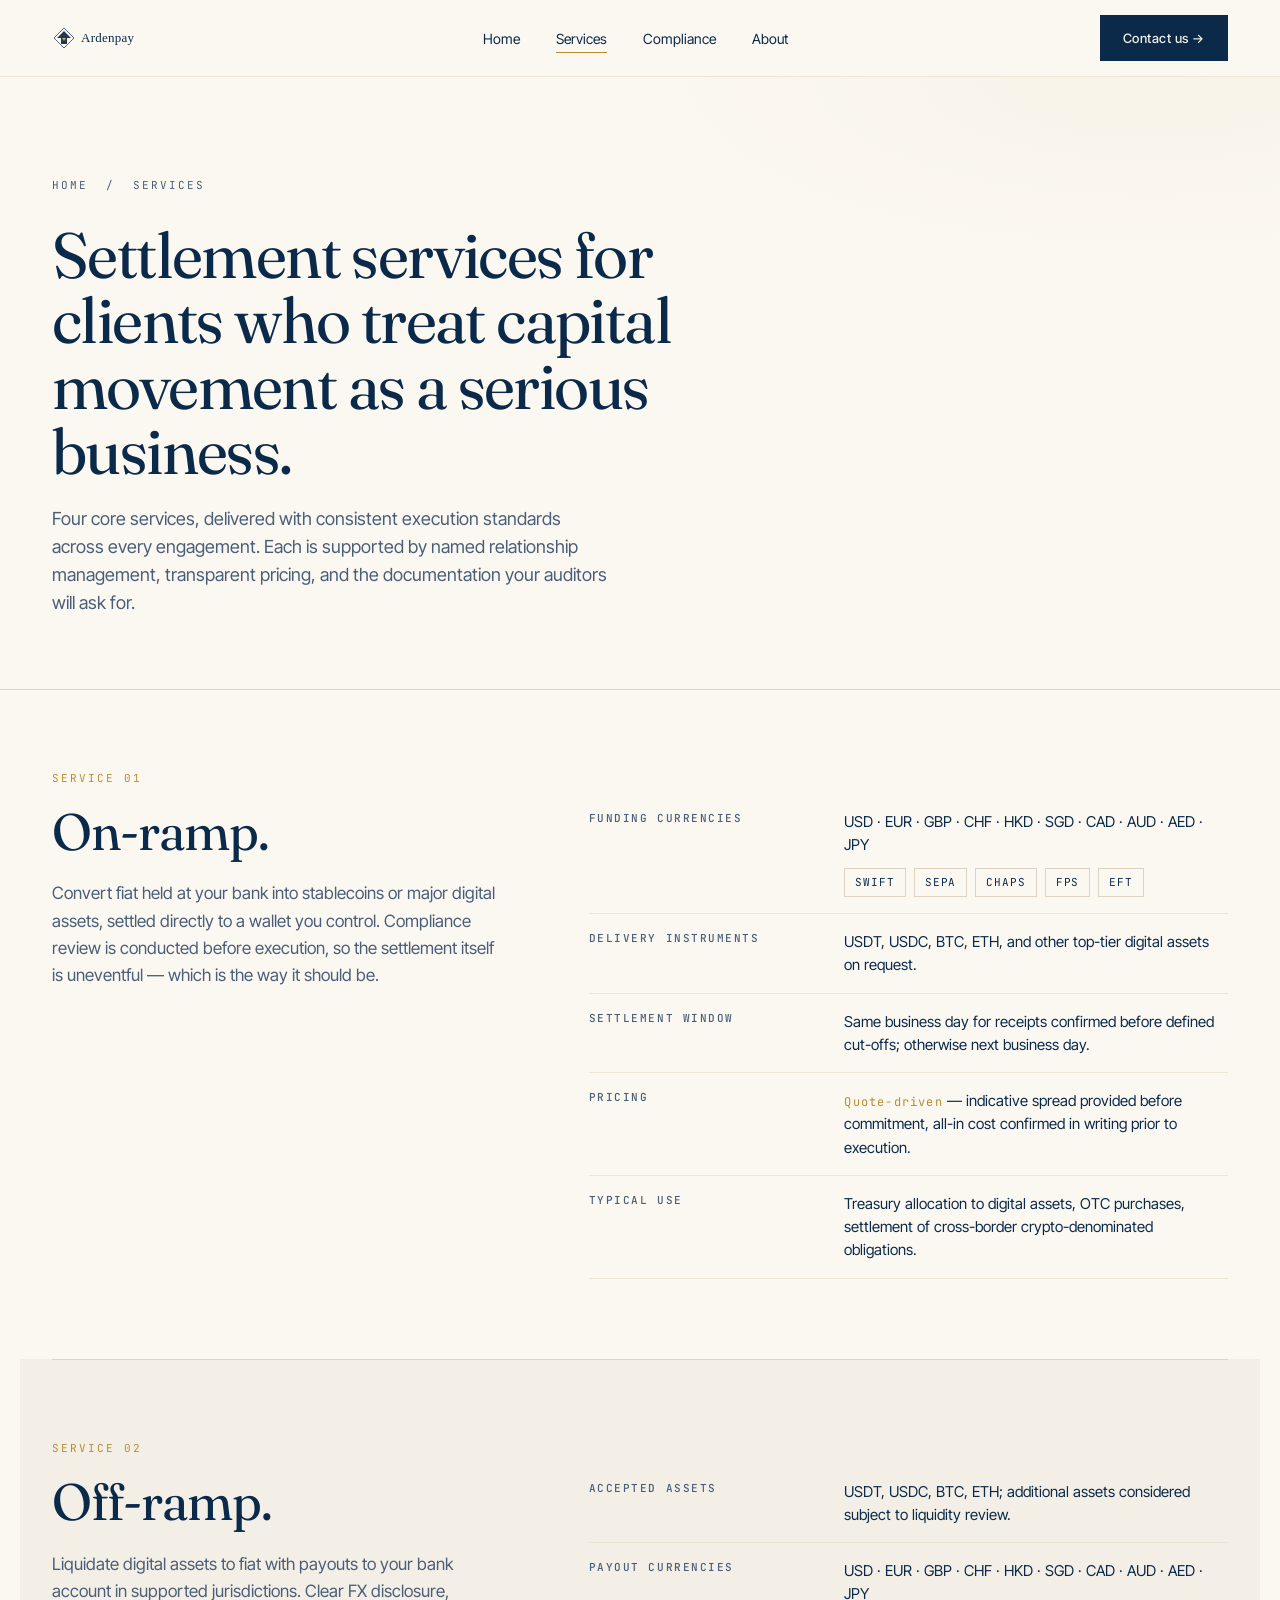
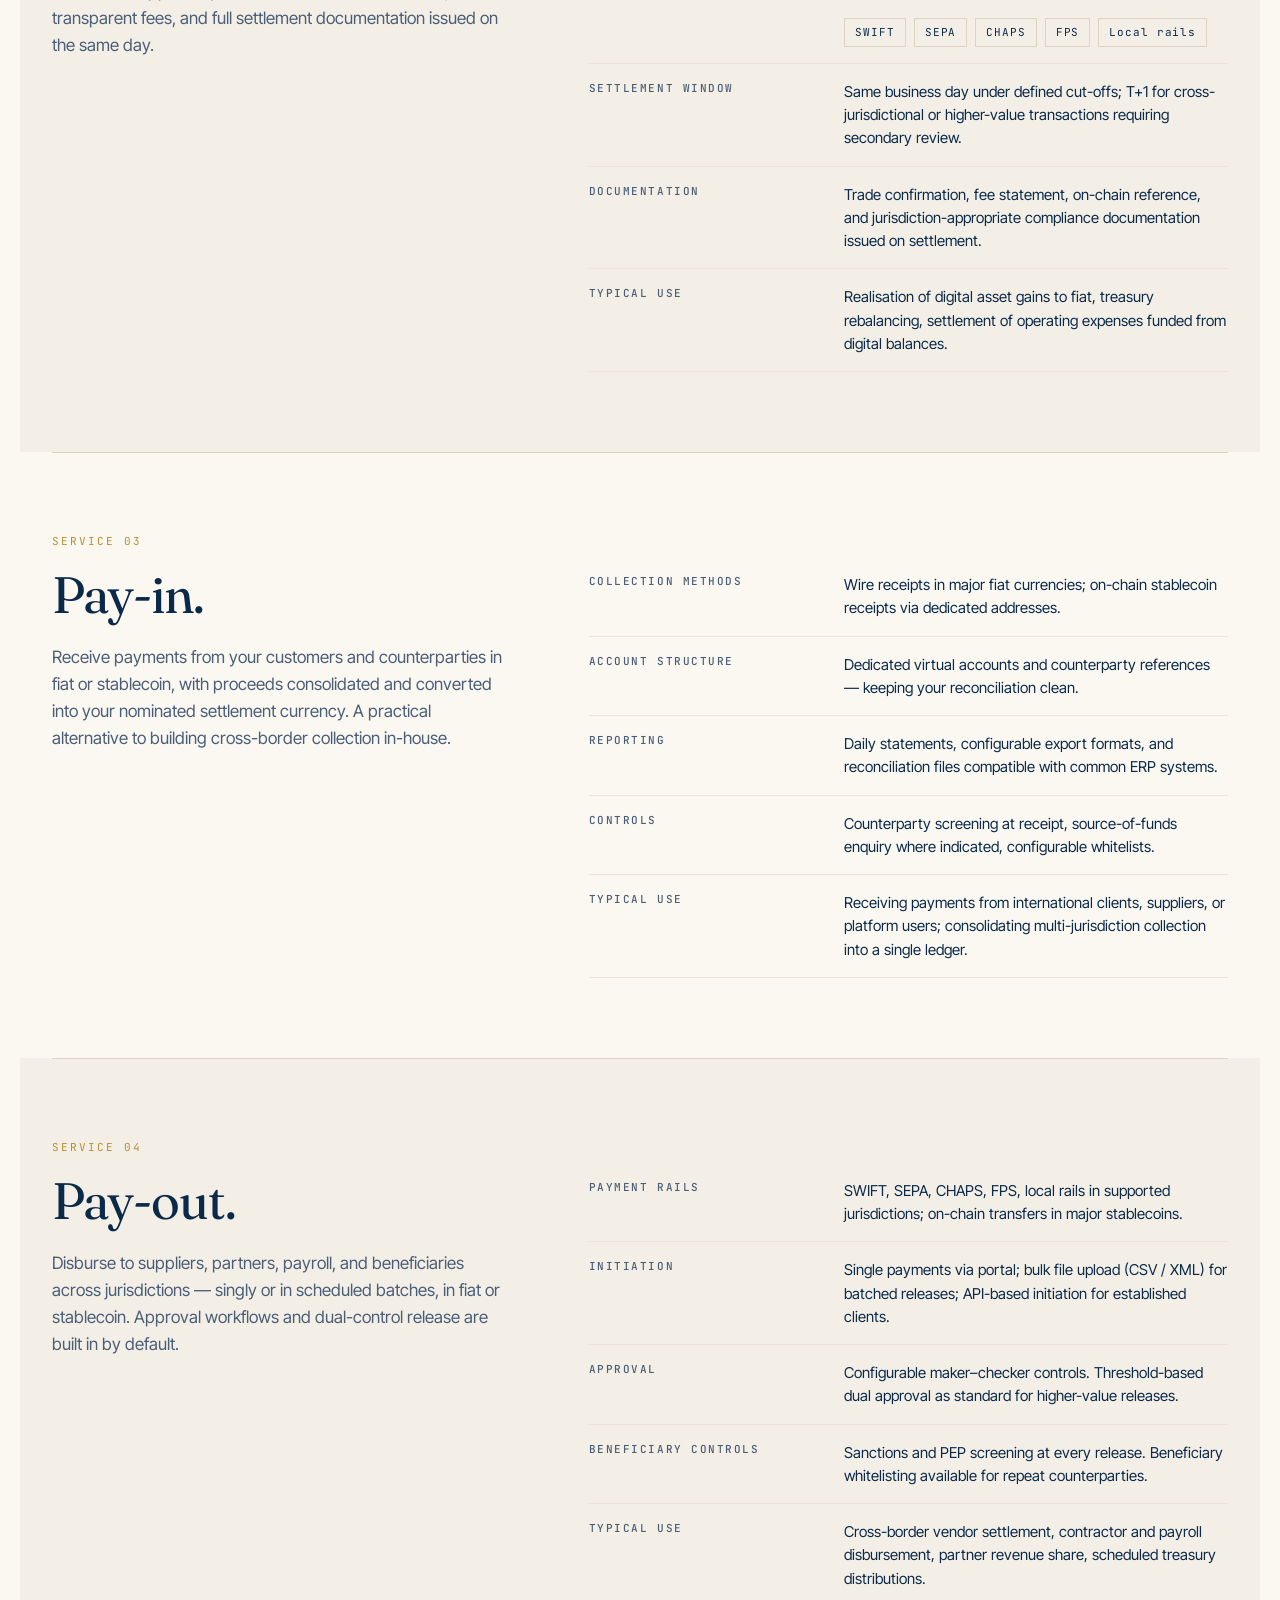
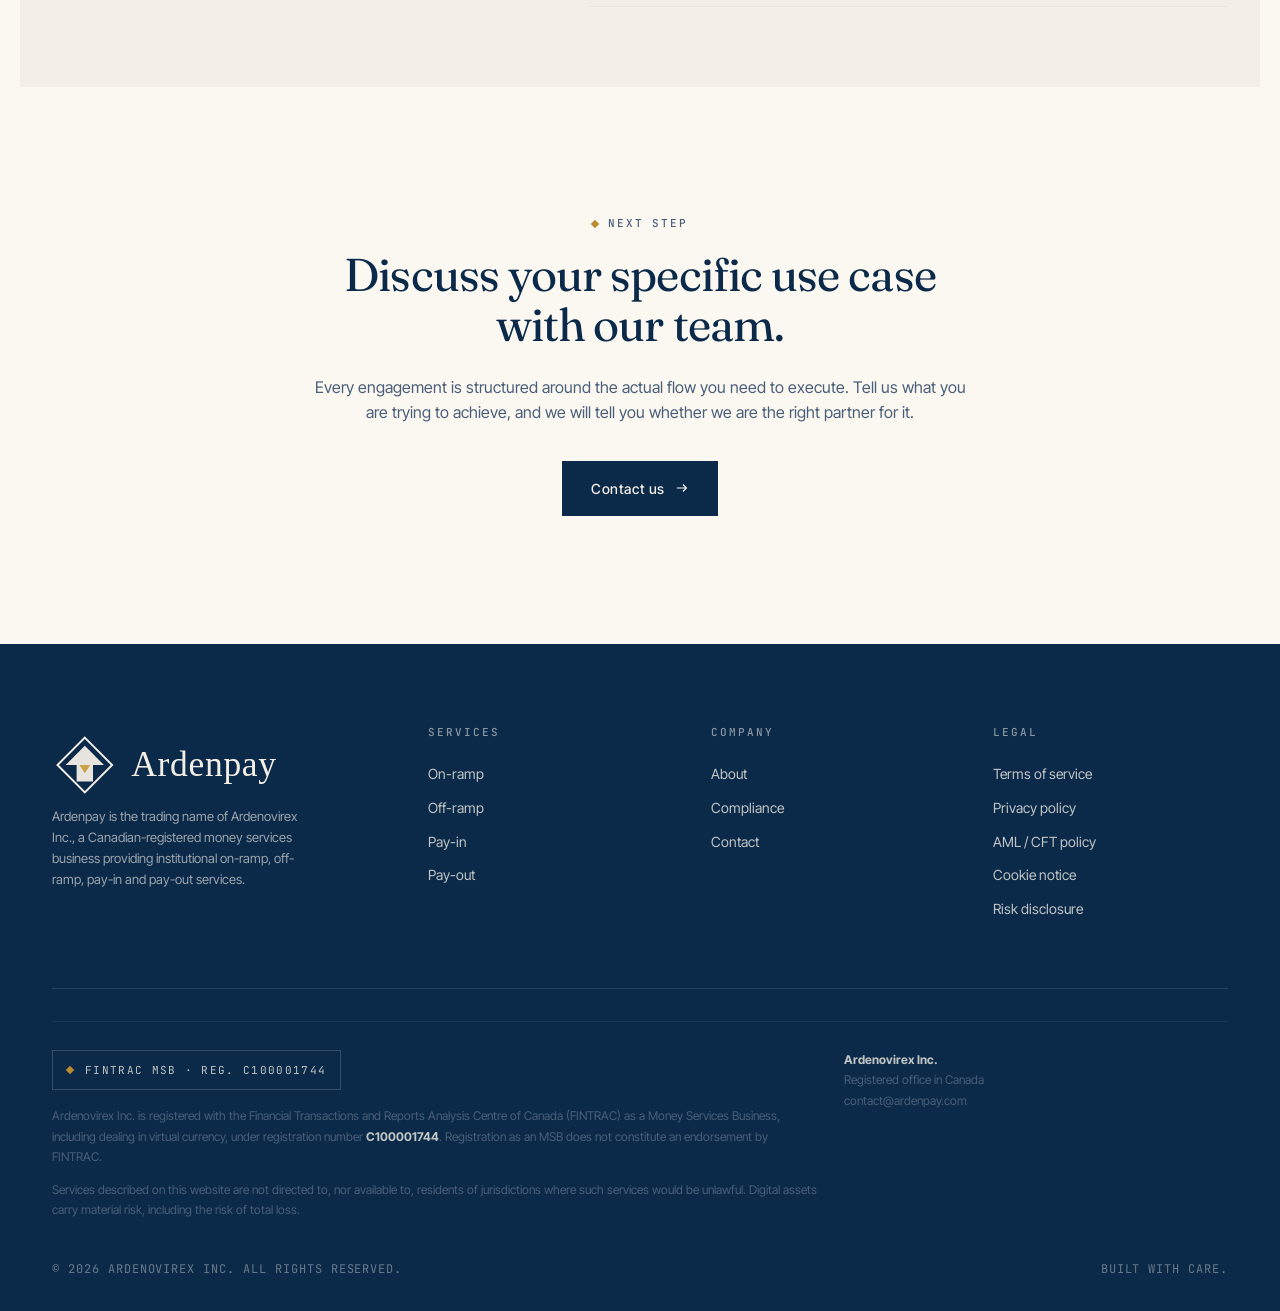
<file: services.html>
<!doctype html>
<html lang="en">
<head>
  <meta charset="utf-8">
  <meta name="viewport" content="width=device-width, initial-scale=1">
  <title>Services — Ardenpay</title>
  <meta name="description" content="On-ramp, off-ramp, pay-in and pay-out services from Ardenpay — institutional-grade settlement for high-net-worth individuals and corporate clients.">
  <link rel="icon" type="image/svg+xml" href="assets/favicon.svg">
  <link rel="preconnect" href="https://fonts.googleapis.com">
  <link rel="preconnect" href="https://fonts.gstatic.com" crossorigin>
  <link href="https://fonts.googleapis.com/css2?family=Fraunces:opsz,wght,SOFT@9..144,300..600,30..100&family=Inter+Tight:wght@400;500;600&family=JetBrains+Mono:wght@400;500&display=swap" rel="stylesheet">
  <link rel="stylesheet" href="assets/style.css">
  <style>
    .svc-block {
      display: grid;
      grid-template-columns: 1fr 1.4fr;
      gap: 80px;
      padding: 80px 0;
      border-top: 1px solid var(--rule);
      align-items: start;
    }
    @media (max-width: 880px) {
      .svc-block { grid-template-columns: 1fr; gap: 32px; padding: 56px 0; }
    }
    .svc-tag {
      font-family: var(--mono); font-size: 11px; letter-spacing: 0.18em;
      color: var(--gold); text-transform: uppercase; margin-bottom: 18px;
    }
    .svc-block h2 {
      font-size: clamp(34px, 4vw, 52px);
      max-width: 12ch;
      line-height: 1.05;
    }
    .svc-block .desc { font-size: 17px; line-height: 1.6; max-width: 56ch; margin-top: 22px; }

    .svc-table {
      width: 100%;
      border-collapse: collapse;
      margin-top: 24px;
    }
    .svc-table tr { border-bottom: 1px solid var(--rule-soft); }
    .svc-table th, .svc-table td {
      text-align: left; padding: 16px 0; vertical-align: top;
    }
    .svc-table th {
      font-family: var(--mono); font-size: 11px; letter-spacing: 0.14em;
      color: var(--ink-soft); text-transform: uppercase; font-weight: 500;
      width: 40%;
    }
    .svc-table td { color: var(--ink); font-size: 15px; }
    .svc-table .accent {
      color: var(--gold);
      font-family: var(--mono); font-size: 12px;
      letter-spacing: 0.1em;
    }

    .currencies {
      display: flex; flex-wrap: wrap; gap: 8px; margin-top: 12px;
    }
    .currencies span {
      font-family: var(--mono); font-size: 11px; padding: 5px 10px;
      border: 1px solid var(--rule); color: var(--ink);
      letter-spacing: 0.08em;
    }
  </style>
</head>
<body>

<header class="site-header">
  <div class="container nav">
    <a class="nav-logo" href="index.html"><img src="assets/logo.svg" alt="Ardenpay" style="height:30px;"></a>
    <nav><ul class="nav-links">
      <li><a href="index.html">Home</a></li>
      <li><a href="services.html" class="active">Services</a></li>
      <li><a href="compliance.html">Compliance</a></li>
      <li><a href="about.html">About</a></li>
    </ul></nav>
    <a href="contact.html" class="nav-cta">Contact us →</a>
  </div>
</header>

<section class="page-hero">
  <div class="container">
    <div class="crumb"><a href="index.html">Home</a> &nbsp;/&nbsp; Services</div>
    <h1>Settlement services for clients who treat capital movement as a serious business.</h1>
    <p>Four core services, delivered with consistent execution standards across every engagement. Each is supported by named relationship management, transparent pricing, and the documentation your auditors will ask for.</p>
  </div>
</section>

<!-- ON-RAMP -->
<section id="onramp" class="container">
  <div class="svc-block" style="border-top: none;">
    <div>
      <div class="svc-tag">Service 01</div>
      <h2>On-ramp.</h2>
      <p class="desc">Convert fiat held at your bank into stablecoins or major digital assets, settled directly to a wallet you control. Compliance review is conducted before execution, so the settlement itself is uneventful — which is the way it should be.</p>
    </div>
    <div>
      <table class="svc-table">
        <tr>
          <th>Funding currencies</th>
          <td>
            USD · EUR · GBP · CHF · HKD · SGD · CAD · AUD · AED · JPY
            <div class="currencies">
              <span>SWIFT</span><span>SEPA</span><span>CHAPS</span><span>FPS</span><span>EFT</span>
            </div>
          </td>
        </tr>
        <tr>
          <th>Delivery instruments</th>
          <td>USDT, USDC, BTC, ETH, and other top-tier digital assets on request.</td>
        </tr>
        <tr>
          <th>Settlement window</th>
          <td>Same business day for receipts confirmed before defined cut-offs; otherwise next business day.</td>
        </tr>
        <tr>
          <th>Pricing</th>
          <td><span class="accent">Quote-driven</span> — indicative spread provided before commitment, all-in cost confirmed in writing prior to execution.</td>
        </tr>
        <tr>
          <th>Typical use</th>
          <td>Treasury allocation to digital assets, OTC purchases, settlement of cross-border crypto-denominated obligations.</td>
        </tr>
      </table>
    </div>
  </div>
</section>

<!-- OFF-RAMP -->
<section id="offramp" class="container" style="background: var(--ivory); padding-left: var(--gutter); padding-right: var(--gutter);">
  <div class="svc-block">
    <div>
      <div class="svc-tag">Service 02</div>
      <h2>Off-ramp.</h2>
      <p class="desc">Liquidate digital assets to fiat with payouts to your bank account in supported jurisdictions. Clear FX disclosure, transparent fees, and full settlement documentation issued on the same day.</p>
    </div>
    <div>
      <table class="svc-table">
        <tr>
          <th>Accepted assets</th>
          <td>USDT, USDC, BTC, ETH; additional assets considered subject to liquidity review.</td>
        </tr>
        <tr>
          <th>Payout currencies</th>
          <td>
            USD · EUR · GBP · CHF · HKD · SGD · CAD · AUD · AED · JPY
            <div class="currencies">
              <span>SWIFT</span><span>SEPA</span><span>CHAPS</span><span>FPS</span><span>Local rails</span>
            </div>
          </td>
        </tr>
        <tr>
          <th>Settlement window</th>
          <td>Same business day under defined cut-offs; T+1 for cross-jurisdictional or higher-value transactions requiring secondary review.</td>
        </tr>
        <tr>
          <th>Documentation</th>
          <td>Trade confirmation, fee statement, on-chain reference, and jurisdiction-appropriate compliance documentation issued on settlement.</td>
        </tr>
        <tr>
          <th>Typical use</th>
          <td>Realisation of digital asset gains to fiat, treasury rebalancing, settlement of operating expenses funded from digital balances.</td>
        </tr>
      </table>
    </div>
  </div>
</section>

<!-- PAY-IN -->
<section id="payin" class="container">
  <div class="svc-block">
    <div>
      <div class="svc-tag">Service 03</div>
      <h2>Pay-in.</h2>
      <p class="desc">Receive payments from your customers and counterparties in fiat or stablecoin, with proceeds consolidated and converted into your nominated settlement currency. A practical alternative to building cross-border collection in-house.</p>
    </div>
    <div>
      <table class="svc-table">
        <tr>
          <th>Collection methods</th>
          <td>Wire receipts in major fiat currencies; on-chain stablecoin receipts via dedicated addresses.</td>
        </tr>
        <tr>
          <th>Account structure</th>
          <td>Dedicated virtual accounts and counterparty references — keeping your reconciliation clean.</td>
        </tr>
        <tr>
          <th>Reporting</th>
          <td>Daily statements, configurable export formats, and reconciliation files compatible with common ERP systems.</td>
        </tr>
        <tr>
          <th>Controls</th>
          <td>Counterparty screening at receipt, source-of-funds enquiry where indicated, configurable whitelists.</td>
        </tr>
        <tr>
          <th>Typical use</th>
          <td>Receiving payments from international clients, suppliers, or platform users; consolidating multi-jurisdiction collection into a single ledger.</td>
        </tr>
      </table>
    </div>
  </div>
</section>

<!-- PAY-OUT -->
<section id="payout" class="container" style="background: var(--ivory); padding-left: var(--gutter); padding-right: var(--gutter);">
  <div class="svc-block">
    <div>
      <div class="svc-tag">Service 04</div>
      <h2>Pay-out.</h2>
      <p class="desc">Disburse to suppliers, partners, payroll, and beneficiaries across jurisdictions — singly or in scheduled batches, in fiat or stablecoin. Approval workflows and dual-control release are built in by default.</p>
    </div>
    <div>
      <table class="svc-table">
        <tr>
          <th>Payment rails</th>
          <td>SWIFT, SEPA, CHAPS, FPS, local rails in supported jurisdictions; on-chain transfers in major stablecoins.</td>
        </tr>
        <tr>
          <th>Initiation</th>
          <td>Single payments via portal; bulk file upload (CSV / XML) for batched releases; API-based initiation for established clients.</td>
        </tr>
        <tr>
          <th>Approval</th>
          <td>Configurable maker–checker controls. Threshold-based dual approval as standard for higher-value releases.</td>
        </tr>
        <tr>
          <th>Beneficiary controls</th>
          <td>Sanctions and PEP screening at every release. Beneficiary whitelisting available for repeat counterparties.</td>
        </tr>
        <tr>
          <th>Typical use</th>
          <td>Cross-border vendor settlement, contractor and payroll disbursement, partner revenue share, scheduled treasury distributions.</td>
        </tr>
      </table>
    </div>
  </div>
</section>

<!-- CTA -->
<section class="section">
  <div class="container" style="text-align: center; max-width: 720px;">
    <p class="eyebrow"><span class="bullet"></span>Next step</p>
    <h2 style="margin: 18px auto 24px;">Discuss your specific use case with our team.</h2>
    <p style="margin: 0 auto 36px;">Every engagement is structured around the actual flow you need to execute. Tell us what you are trying to achieve, and we will tell you whether we are the right partner for it.</p>
    <a class="btn" href="contact.html">Contact us
      <svg class="arrow" viewBox="0 0 16 16" fill="none"><path d="M2 8h11M9 4l4 4-4 4" stroke="currentColor" stroke-width="1.4"/></svg>
    </a>
  </div>
</section>

<!-- FOOTER -->
<footer class="site-footer">
  <div class="container">
    <div class="footer-top">
      <div class="footer-brand">
        <img src="assets/logo-light.svg" alt="Ardenpay">
        <p>Ardenpay is the trading name of Ardenovirex Inc., a Canadian-registered money services business providing institutional on-ramp, off-ramp, pay-in and pay-out services.</p>
      </div>
      <div class="footer-col">
        <h5>Services</h5>
        <ul>
          <li><a href="services.html#onramp">On-ramp</a></li>
          <li><a href="services.html#offramp">Off-ramp</a></li>
          <li><a href="services.html#payin">Pay-in</a></li>
          <li><a href="services.html#payout">Pay-out</a></li>
        </ul>
      </div>
      <div class="footer-col">
        <h5>Company</h5>
        <ul>
          <li><a href="about.html">About</a></li>
          <li><a href="compliance.html">Compliance</a></li>
          <li><a href="contact.html">Contact</a></li>
        </ul>
      </div>
      <div class="footer-col">
        <h5>Legal</h5>
        <ul>
          <li><a href="legal/terms.html">Terms of service</a></li>
          <li><a href="legal/privacy.html">Privacy policy</a></li>
          <li><a href="legal/aml.html">AML / CFT policy</a></li>
          <li><a href="legal/cookies.html">Cookie notice</a></li>
          <li><a href="legal/risk.html">Risk disclosure</a></li>
        </ul>
      </div>
    </div>
    <div class="footer-legal">
      <div>
        <span class="compliance-badge"><span class="dot"></span>FINTRAC MSB · Reg. C100001744</span>
        <p>Ardenovirex Inc. is registered with the Financial Transactions and Reports Analysis Centre of Canada (FINTRAC) as a Money Services Business, including dealing in virtual currency, under registration number <strong style="color: rgba(244,239,230,0.78);">C100001744</strong>. Registration as an MSB does not constitute an endorsement by FINTRAC.</p>
        <p style="margin-top: 12px;">Services described on this website are not directed to, nor available to, residents of jurisdictions where such services would be unlawful. Digital assets carry material risk, including the risk of total loss.</p>
      </div>
      <div>
        <p><strong style="color: rgba(244,239,230,0.78);">Ardenovirex Inc.</strong><br>Registered office in Canada<br>contact@ardenpay.com</p>
      </div>
    </div>
    <div class="footer-bottom">
      <span>© 2026 Ardenovirex Inc. All rights reserved.</span>
      <span>Built with care.</span>
    </div>
  </div>
</footer>
</body>
</html>
</file>
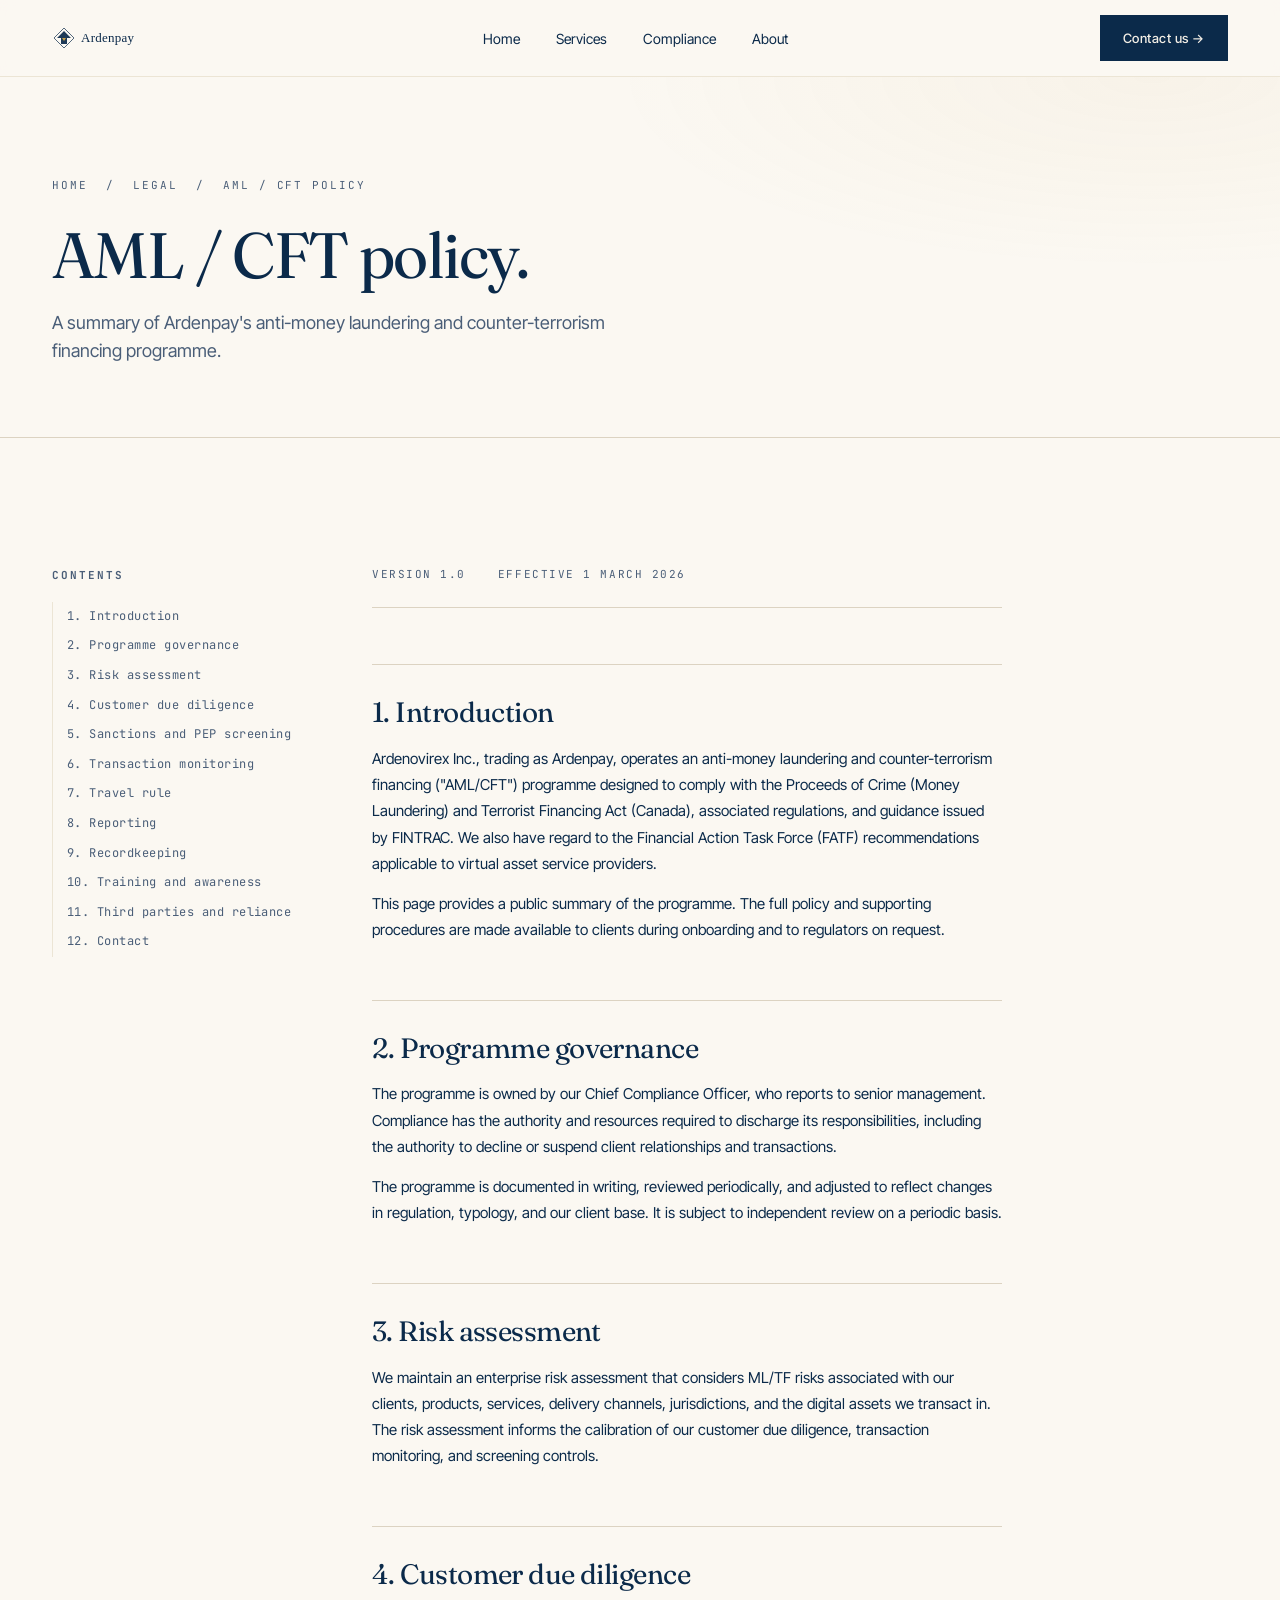
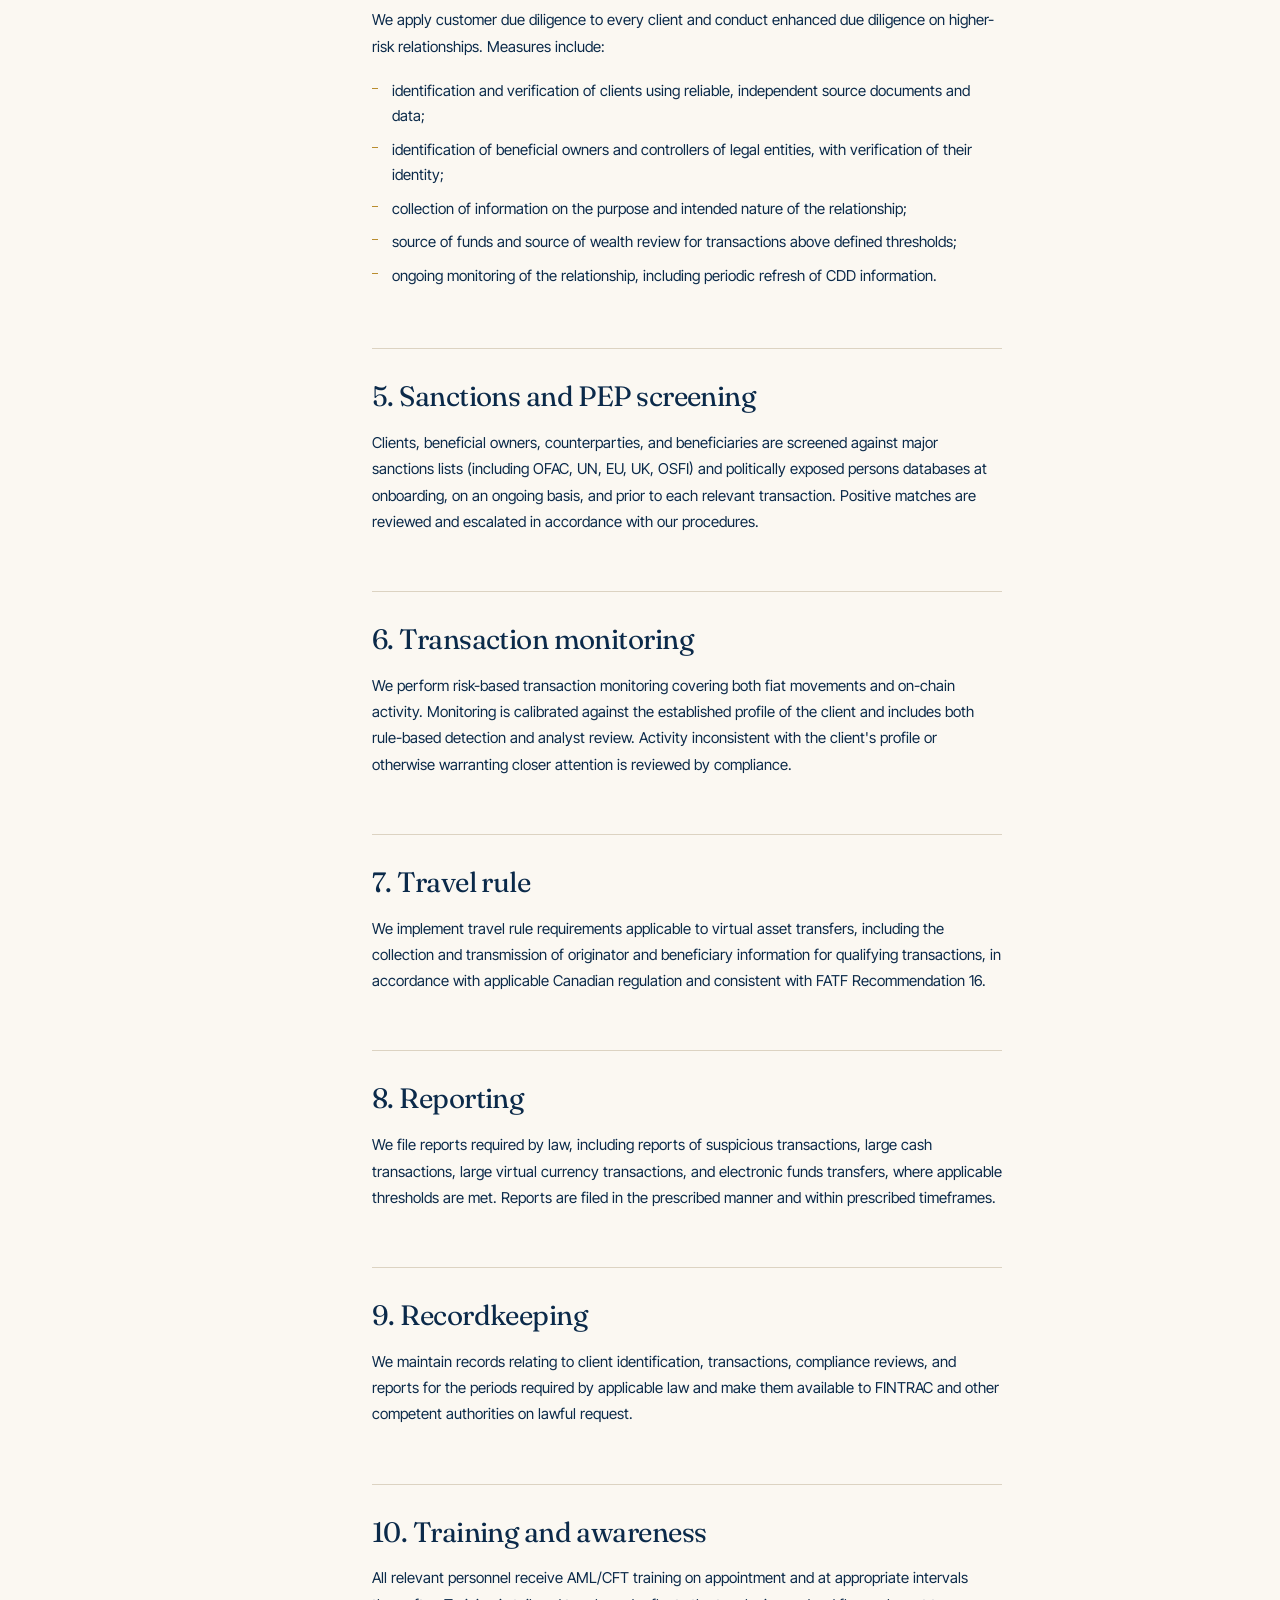
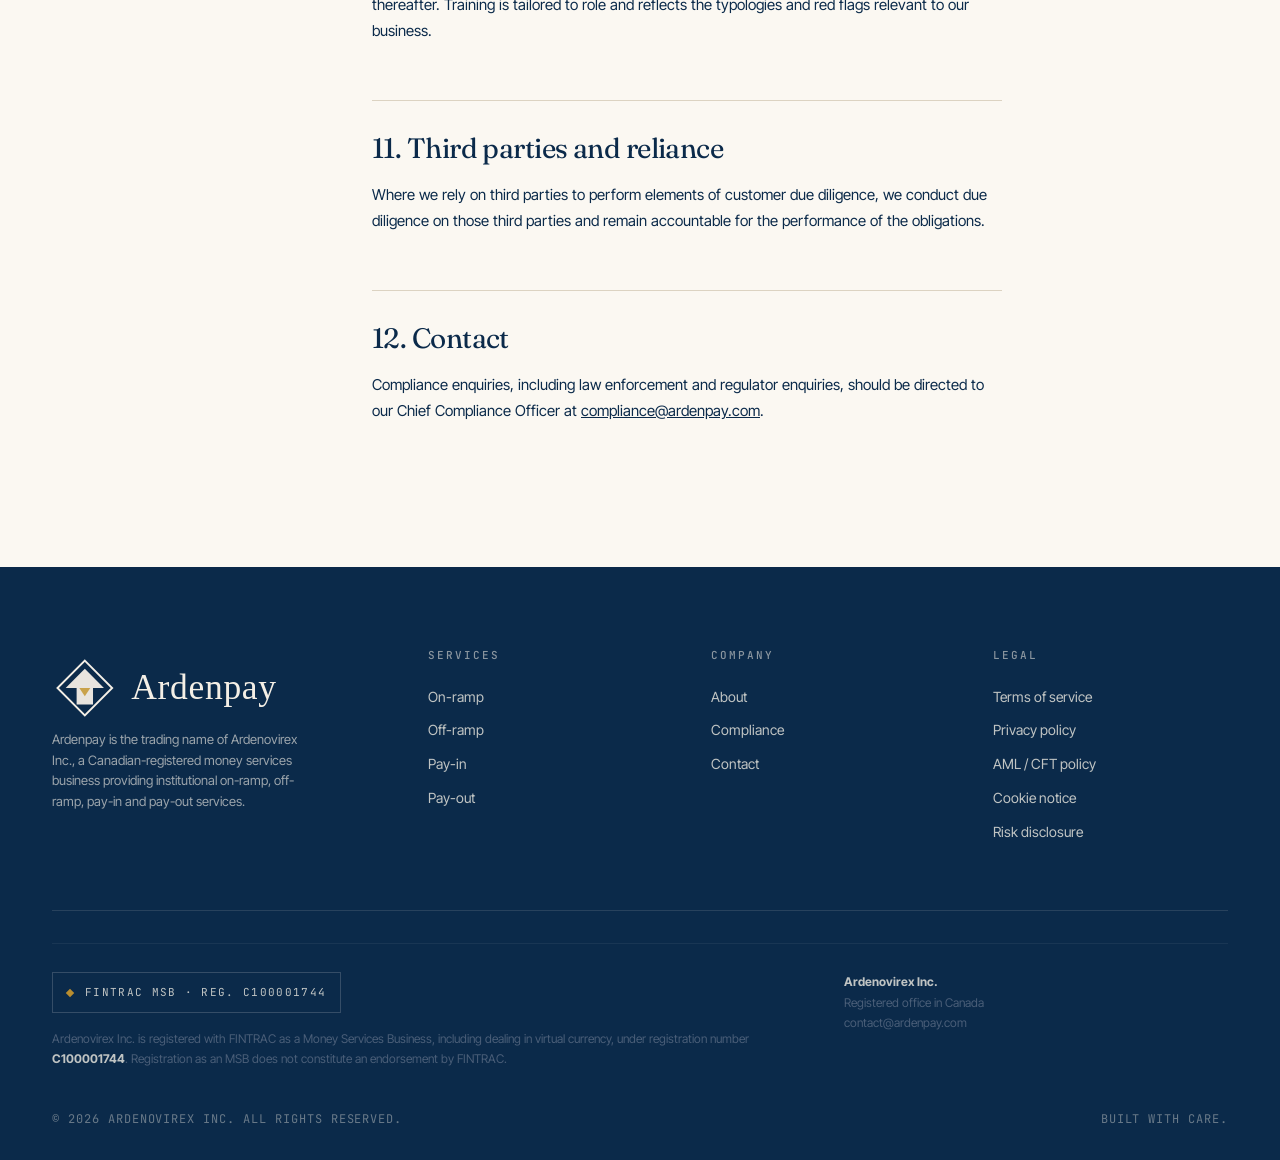
<file: legal/aml.html>
<!doctype html>
<html lang="en">
<head>
  <meta charset="utf-8">
  <meta name="viewport" content="width=device-width, initial-scale=1">
  <title>AML / CFT policy — Ardenpay</title>
  <link rel="icon" type="image/svg+xml" href="../assets/favicon.svg">
  <link rel="preconnect" href="https://fonts.googleapis.com">
  <link rel="preconnect" href="https://fonts.gstatic.com" crossorigin>
  <link href="https://fonts.googleapis.com/css2?family=Fraunces:opsz,wght,SOFT@9..144,300..600,30..100&family=Inter+Tight:wght@400;500;600&family=JetBrains+Mono:wght@400;500&display=swap" rel="stylesheet">
  <link rel="stylesheet" href="../assets/style.css">
  <style>
    .legal-wrap { display: grid; grid-template-columns: 240px 1fr; gap: 80px; align-items: start; }
    @media (max-width: 980px) { .legal-wrap { grid-template-columns: 1fr; gap: 32px; } }
    .legal-toc { position: sticky; top: 100px; font-family: var(--mono); font-size: 12px; line-height: 1.8; letter-spacing: 0.04em; }
    .legal-toc h5 { font-size: 11px; letter-spacing: 0.18em; text-transform: uppercase; color: var(--ink-soft); margin-bottom: 16px; }
    .legal-toc a { display: block; color: var(--ink-soft); padding: 4px 0; border-left: 1px solid var(--rule-soft); padding-left: 14px; transition: all .2s ease; }
    .legal-toc a:hover { color: var(--ink); border-left-color: var(--gold); }
    .legal-body { max-width: 70ch; }
    .legal-body h2 { font-family: var(--serif); font-weight: 400; font-size: 28px; margin-top: 56px; margin-bottom: 18px; padding-top: 32px; border-top: 1px solid var(--rule); scroll-margin-top: 100px; }
    .legal-body h2:first-child { margin-top: 0; padding-top: 0; border-top: 0; }
    .legal-body h3 { font-family: var(--sans); font-size: 16px; font-weight: 600; margin-top: 28px; margin-bottom: 10px; }
    .legal-body p { font-size: 15px; line-height: 1.75; color: var(--ink); margin-bottom: 14px; }
    .legal-body ul { padding-left: 0; list-style: none; margin: 8px 0 18px; }
    .legal-body ul li { padding: 4px 0 4px 20px; position: relative; font-size: 15px; color: var(--ink); line-height: 1.7; }
    .legal-body ul li::before { content: ""; position: absolute; left: 0; top: 14px; width: 6px; height: 1px; background: var(--gold); }
    .legal-meta { display: flex; gap: 32px; padding-bottom: 24px; margin-bottom: 32px; border-bottom: 1px solid var(--rule); font-family: var(--mono); font-size: 11px; letter-spacing: 0.14em; text-transform: uppercase; color: var(--ink-soft); }
  </style>
</head>
<body>

<header class="site-header">
  <div class="container nav">
    <a class="nav-logo" href="../index.html"><img src="../assets/logo.svg" alt="Ardenpay" style="height:30px;"></a>
    <nav><ul class="nav-links">
      <li><a href="../index.html">Home</a></li>
      <li><a href="../services.html">Services</a></li>
      <li><a href="../compliance.html">Compliance</a></li>
      <li><a href="../about.html">About</a></li>
    </ul></nav>
    <a href="../contact.html" class="nav-cta">Contact us →</a>
  </div>
</header>

<section class="page-hero">
  <div class="container">
    <div class="crumb"><a href="../index.html">Home</a> &nbsp;/&nbsp; Legal &nbsp;/&nbsp; AML / CFT policy</div>
    <h1>AML / CFT policy.</h1>
    <p>A summary of Ardenpay's anti-money laundering and counter-terrorism financing programme.</p>
  </div>
</section>

<section class="section">
  <div class="container legal-wrap">

    <aside class="legal-toc">
      <h5>Contents</h5>
      <a href="#intro">1. Introduction</a>
      <a href="#governance">2. Programme governance</a>
      <a href="#risk-assessment">3. Risk assessment</a>
      <a href="#cdd">4. Customer due diligence</a>
      <a href="#screening">5. Sanctions and PEP screening</a>
      <a href="#monitoring">6. Transaction monitoring</a>
      <a href="#travel-rule">7. Travel rule</a>
      <a href="#reporting">8. Reporting</a>
      <a href="#recordkeeping">9. Recordkeeping</a>
      <a href="#training">10. Training and awareness</a>
      <a href="#third-parties">11. Third parties and reliance</a>
      <a href="#contact">12. Contact</a>
    </aside>

    <div class="legal-body">
      <div class="legal-meta">
        <span>Version 1.0</span>
        <span>Effective 1 March 2026</span>
      </div>
      <h2 id="intro">1. Introduction</h2>
<p>Ardenovirex Inc., trading as Ardenpay, operates an anti-money laundering and counter-terrorism financing ("AML/CFT") programme designed to comply with the Proceeds of Crime (Money Laundering) and Terrorist Financing Act (Canada), associated regulations, and guidance issued by FINTRAC. We also have regard to the Financial Action Task Force (FATF) recommendations applicable to virtual asset service providers.</p><p>This page provides a public summary of the programme. The full policy and supporting procedures are made available to clients during onboarding and to regulators on request.</p>

<h2 id="governance">2. Programme governance</h2>
<p>The programme is owned by our Chief Compliance Officer, who reports to senior management. Compliance has the authority and resources required to discharge its responsibilities, including the authority to decline or suspend client relationships and transactions.</p><p>The programme is documented in writing, reviewed periodically, and adjusted to reflect changes in regulation, typology, and our client base. It is subject to independent review on a periodic basis.</p>

<h2 id="risk-assessment">3. Risk assessment</h2>
<p>We maintain an enterprise risk assessment that considers ML/TF risks associated with our clients, products, services, delivery channels, jurisdictions, and the digital assets we transact in. The risk assessment informs the calibration of our customer due diligence, transaction monitoring, and screening controls.</p>

<h2 id="cdd">4. Customer due diligence</h2>
<p>We apply customer due diligence to every client and conduct enhanced due diligence on higher-risk relationships. Measures include:</p><ul><li>identification and verification of clients using reliable, independent source documents and data;</li><li>identification of beneficial owners and controllers of legal entities, with verification of their identity;</li><li>collection of information on the purpose and intended nature of the relationship;</li><li>source of funds and source of wealth review for transactions above defined thresholds;</li><li>ongoing monitoring of the relationship, including periodic refresh of CDD information.</li></ul>

<h2 id="screening">5. Sanctions and PEP screening</h2>
<p>Clients, beneficial owners, counterparties, and beneficiaries are screened against major sanctions lists (including OFAC, UN, EU, UK, OSFI) and politically exposed persons databases at onboarding, on an ongoing basis, and prior to each relevant transaction. Positive matches are reviewed and escalated in accordance with our procedures.</p>

<h2 id="monitoring">6. Transaction monitoring</h2>
<p>We perform risk-based transaction monitoring covering both fiat movements and on-chain activity. Monitoring is calibrated against the established profile of the client and includes both rule-based detection and analyst review. Activity inconsistent with the client's profile or otherwise warranting closer attention is reviewed by compliance.</p>

<h2 id="travel-rule">7. Travel rule</h2>
<p>We implement travel rule requirements applicable to virtual asset transfers, including the collection and transmission of originator and beneficiary information for qualifying transactions, in accordance with applicable Canadian regulation and consistent with FATF Recommendation 16.</p>

<h2 id="reporting">8. Reporting</h2>
<p>We file reports required by law, including reports of suspicious transactions, large cash transactions, large virtual currency transactions, and electronic funds transfers, where applicable thresholds are met. Reports are filed in the prescribed manner and within prescribed timeframes.</p>

<h2 id="recordkeeping">9. Recordkeeping</h2>
<p>We maintain records relating to client identification, transactions, compliance reviews, and reports for the periods required by applicable law and make them available to FINTRAC and other competent authorities on lawful request.</p>

<h2 id="training">10. Training and awareness</h2>
<p>All relevant personnel receive AML/CFT training on appointment and at appropriate intervals thereafter. Training is tailored to role and reflects the typologies and red flags relevant to our business.</p>

<h2 id="third-parties">11. Third parties and reliance</h2>
<p>Where we rely on third parties to perform elements of customer due diligence, we conduct due diligence on those third parties and remain accountable for the performance of the obligations.</p>

<h2 id="contact">12. Contact</h2>
<p>Compliance enquiries, including law enforcement and regulator enquiries, should be directed to our Chief Compliance Officer at <a href="mailto:compliance@ardenpay.com" style="color: var(--ink); text-decoration: underline;">compliance@ardenpay.com</a>.</p>
    </div>
  </div>
</section>

<footer class="site-footer">
  <div class="container">
    <div class="footer-top">
      <div class="footer-brand">
        <img src="../assets/logo-light.svg" alt="Ardenpay">
        <p>Ardenpay is the trading name of Ardenovirex Inc., a Canadian-registered money services business providing institutional on-ramp, off-ramp, pay-in and pay-out services.</p>
      </div>
      <div class="footer-col">
        <h5>Services</h5>
        <ul>
          <li><a href="../services.html#onramp">On-ramp</a></li>
          <li><a href="../services.html#offramp">Off-ramp</a></li>
          <li><a href="../services.html#payin">Pay-in</a></li>
          <li><a href="../services.html#payout">Pay-out</a></li>
        </ul>
      </div>
      <div class="footer-col">
        <h5>Company</h5>
        <ul>
          <li><a href="../about.html">About</a></li>
          <li><a href="../compliance.html">Compliance</a></li>
          <li><a href="../contact.html">Contact</a></li>
        </ul>
      </div>
      <div class="footer-col">
        <h5>Legal</h5>
        <ul>
          <li><a href="terms.html">Terms of service</a></li>
          <li><a href="privacy.html">Privacy policy</a></li>
          <li><a href="aml.html">AML / CFT policy</a></li>
          <li><a href="cookies.html">Cookie notice</a></li>
          <li><a href="risk.html">Risk disclosure</a></li>
        </ul>
      </div>
    </div>
    <div class="footer-legal">
      <div>
        <span class="compliance-badge"><span class="dot"></span>FINTRAC MSB · Reg. C100001744</span>
        <p>Ardenovirex Inc. is registered with FINTRAC as a Money Services Business, including dealing in virtual currency, under registration number <strong style="color: rgba(244,239,230,0.78);">C100001744</strong>. Registration as an MSB does not constitute an endorsement by FINTRAC.</p>
      </div>
      <div>
        <p><strong style="color: rgba(244,239,230,0.78);">Ardenovirex Inc.</strong><br>Registered office in Canada<br>contact@ardenpay.com</p>
      </div>
    </div>
    <div class="footer-bottom">
      <span>© 2026 Ardenovirex Inc. All rights reserved.</span>
      <span>Built with care.</span>
    </div>
  </div>
</footer>
</body>
</html>
</file>
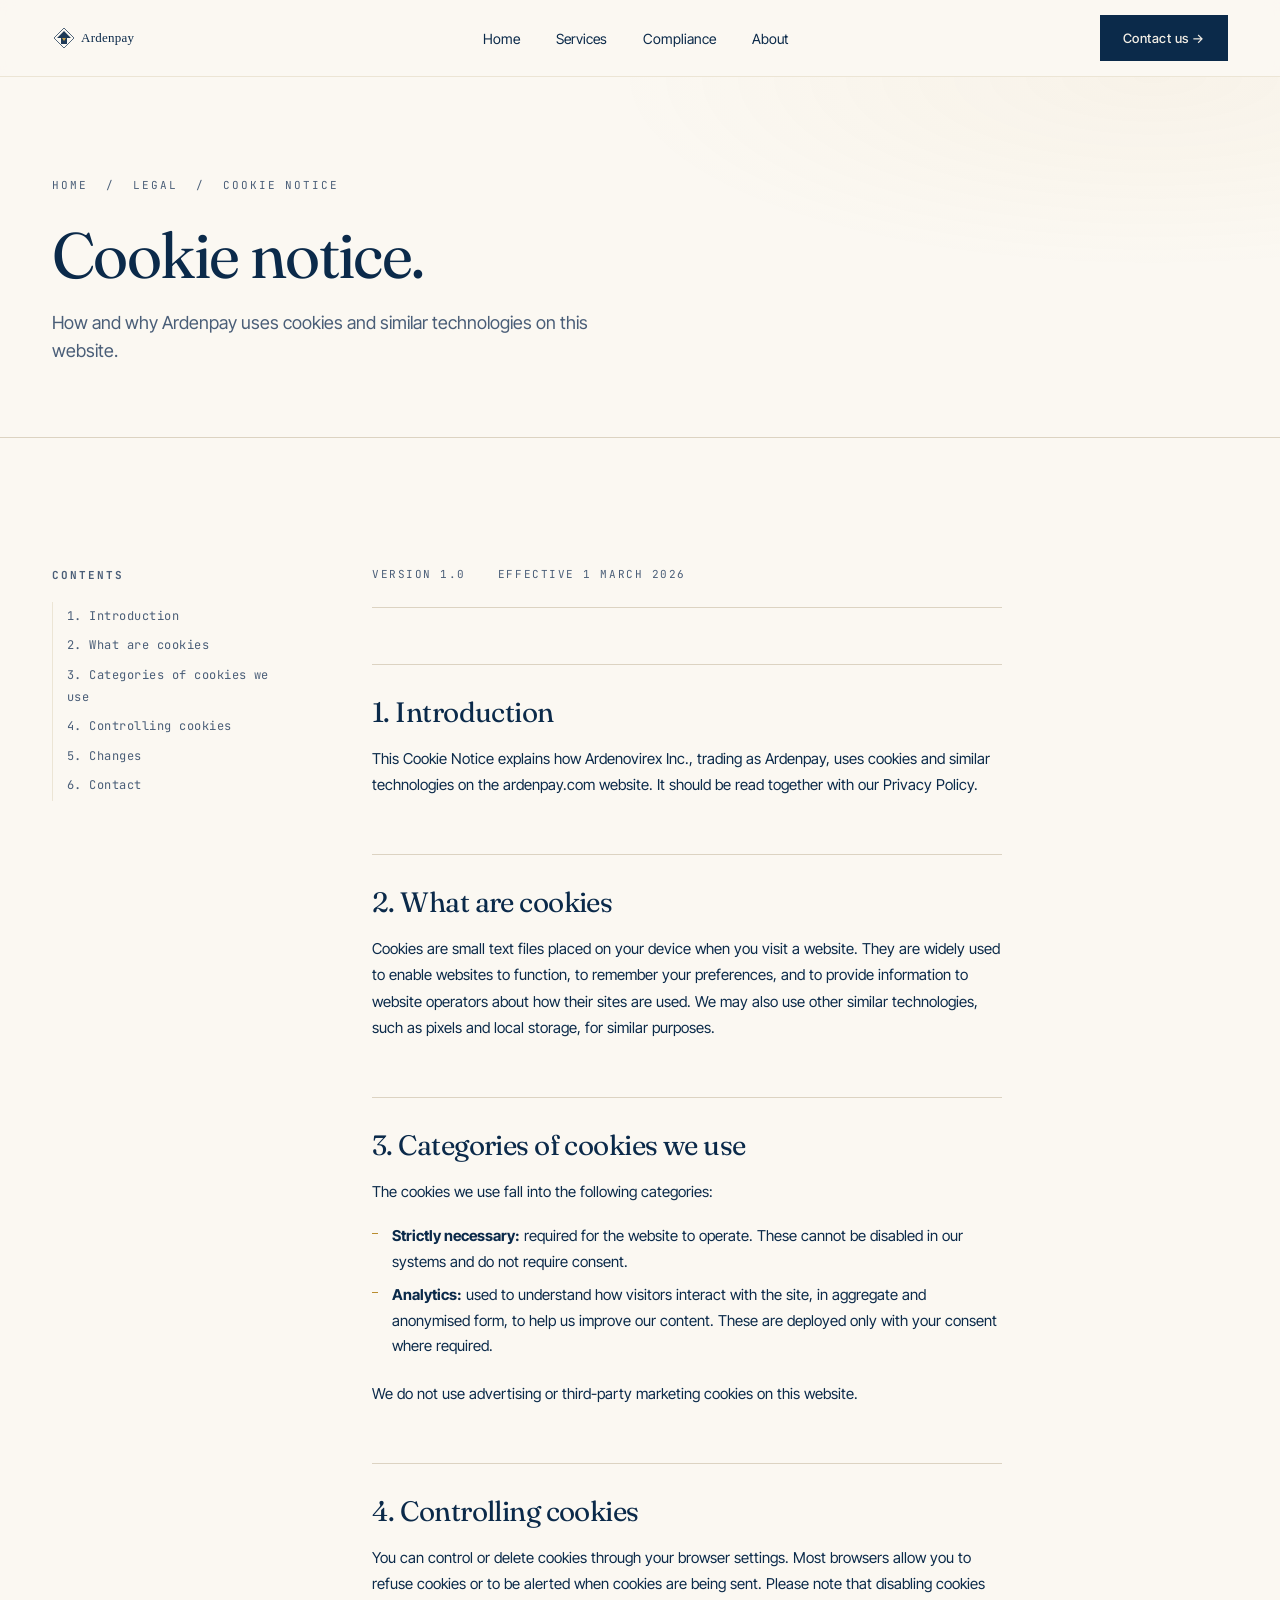
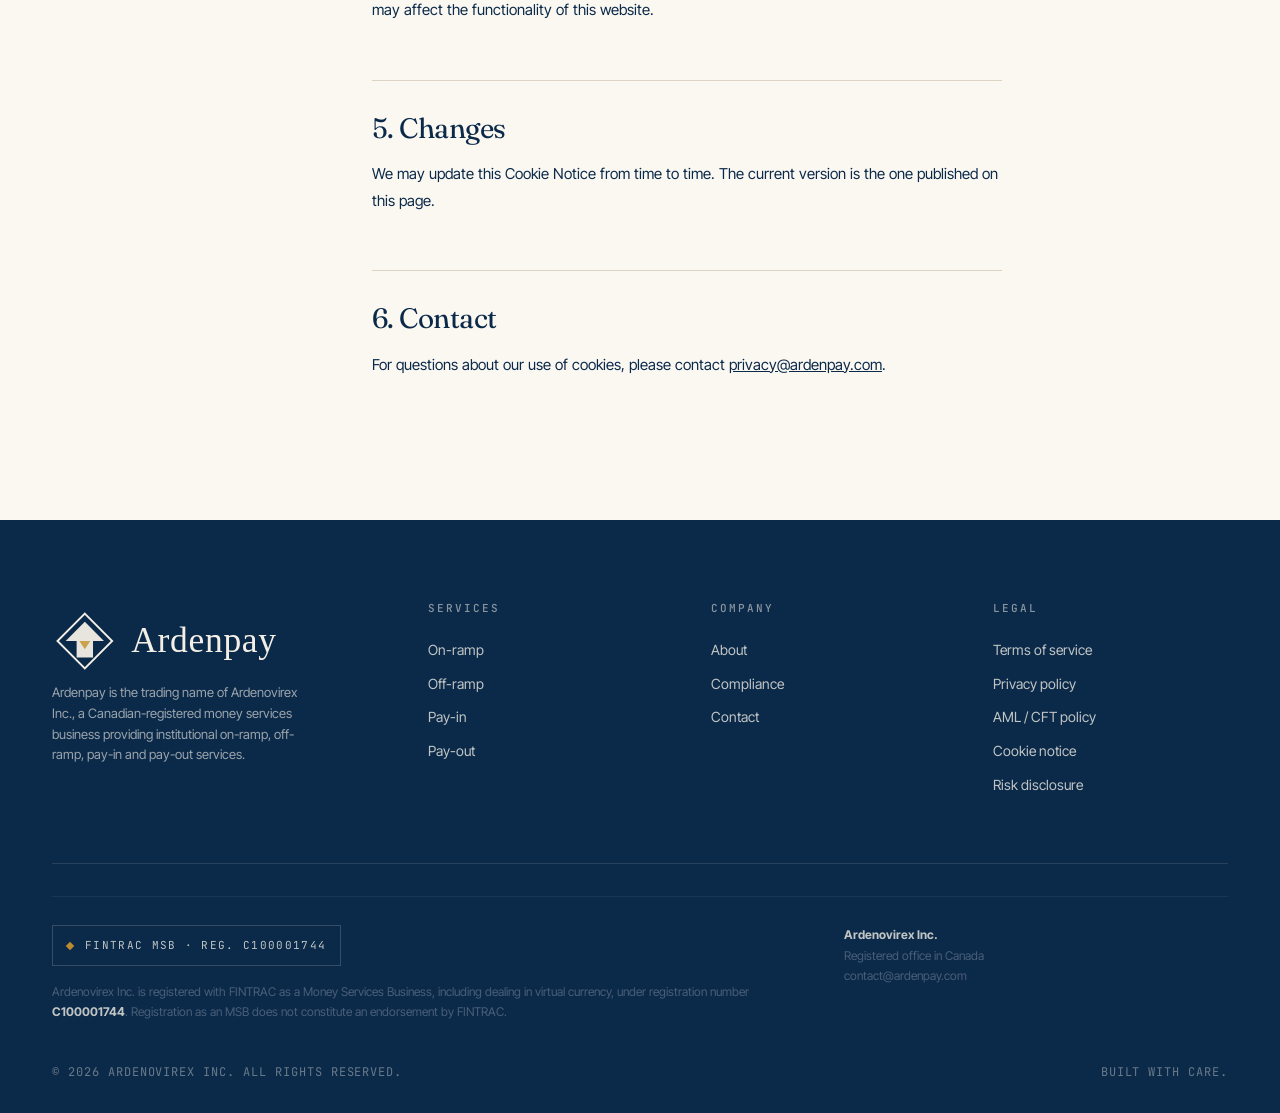
<file: legal/cookies.html>
<!doctype html>
<html lang="en">
<head>
  <meta charset="utf-8">
  <meta name="viewport" content="width=device-width, initial-scale=1">
  <title>Cookie notice — Ardenpay</title>
  <link rel="icon" type="image/svg+xml" href="../assets/favicon.svg">
  <link rel="preconnect" href="https://fonts.googleapis.com">
  <link rel="preconnect" href="https://fonts.gstatic.com" crossorigin>
  <link href="https://fonts.googleapis.com/css2?family=Fraunces:opsz,wght,SOFT@9..144,300..600,30..100&family=Inter+Tight:wght@400;500;600&family=JetBrains+Mono:wght@400;500&display=swap" rel="stylesheet">
  <link rel="stylesheet" href="../assets/style.css">
  <style>
    .legal-wrap { display: grid; grid-template-columns: 240px 1fr; gap: 80px; align-items: start; }
    @media (max-width: 980px) { .legal-wrap { grid-template-columns: 1fr; gap: 32px; } }
    .legal-toc { position: sticky; top: 100px; font-family: var(--mono); font-size: 12px; line-height: 1.8; letter-spacing: 0.04em; }
    .legal-toc h5 { font-size: 11px; letter-spacing: 0.18em; text-transform: uppercase; color: var(--ink-soft); margin-bottom: 16px; }
    .legal-toc a { display: block; color: var(--ink-soft); padding: 4px 0; border-left: 1px solid var(--rule-soft); padding-left: 14px; transition: all .2s ease; }
    .legal-toc a:hover { color: var(--ink); border-left-color: var(--gold); }
    .legal-body { max-width: 70ch; }
    .legal-body h2 { font-family: var(--serif); font-weight: 400; font-size: 28px; margin-top: 56px; margin-bottom: 18px; padding-top: 32px; border-top: 1px solid var(--rule); scroll-margin-top: 100px; }
    .legal-body h2:first-child { margin-top: 0; padding-top: 0; border-top: 0; }
    .legal-body h3 { font-family: var(--sans); font-size: 16px; font-weight: 600; margin-top: 28px; margin-bottom: 10px; }
    .legal-body p { font-size: 15px; line-height: 1.75; color: var(--ink); margin-bottom: 14px; }
    .legal-body ul { padding-left: 0; list-style: none; margin: 8px 0 18px; }
    .legal-body ul li { padding: 4px 0 4px 20px; position: relative; font-size: 15px; color: var(--ink); line-height: 1.7; }
    .legal-body ul li::before { content: ""; position: absolute; left: 0; top: 14px; width: 6px; height: 1px; background: var(--gold); }
    .legal-meta { display: flex; gap: 32px; padding-bottom: 24px; margin-bottom: 32px; border-bottom: 1px solid var(--rule); font-family: var(--mono); font-size: 11px; letter-spacing: 0.14em; text-transform: uppercase; color: var(--ink-soft); }
  </style>
</head>
<body>

<header class="site-header">
  <div class="container nav">
    <a class="nav-logo" href="../index.html"><img src="../assets/logo.svg" alt="Ardenpay" style="height:30px;"></a>
    <nav><ul class="nav-links">
      <li><a href="../index.html">Home</a></li>
      <li><a href="../services.html">Services</a></li>
      <li><a href="../compliance.html">Compliance</a></li>
      <li><a href="../about.html">About</a></li>
    </ul></nav>
    <a href="../contact.html" class="nav-cta">Contact us →</a>
  </div>
</header>

<section class="page-hero">
  <div class="container">
    <div class="crumb"><a href="../index.html">Home</a> &nbsp;/&nbsp; Legal &nbsp;/&nbsp; Cookie notice</div>
    <h1>Cookie notice.</h1>
    <p>How and why Ardenpay uses cookies and similar technologies on this website.</p>
  </div>
</section>

<section class="section">
  <div class="container legal-wrap">

    <aside class="legal-toc">
      <h5>Contents</h5>
      <a href="#intro">1. Introduction</a>
      <a href="#what">2. What are cookies</a>
      <a href="#categories">3. Categories of cookies we use</a>
      <a href="#control">4. Controlling cookies</a>
      <a href="#changes">5. Changes</a>
      <a href="#contact">6. Contact</a>
    </aside>

    <div class="legal-body">
      <div class="legal-meta">
        <span>Version 1.0</span>
        <span>Effective 1 March 2026</span>
      </div>
      <h2 id="intro">1. Introduction</h2>
<p>This Cookie Notice explains how Ardenovirex Inc., trading as Ardenpay, uses cookies and similar technologies on the ardenpay.com website. It should be read together with our Privacy Policy.</p>

<h2 id="what">2. What are cookies</h2>
<p>Cookies are small text files placed on your device when you visit a website. They are widely used to enable websites to function, to remember your preferences, and to provide information to website operators about how their sites are used. We may also use other similar technologies, such as pixels and local storage, for similar purposes.</p>

<h2 id="categories">3. Categories of cookies we use</h2>
<p>The cookies we use fall into the following categories:</p><ul><li><strong>Strictly necessary:</strong> required for the website to operate. These cannot be disabled in our systems and do not require consent.</li><li><strong>Analytics:</strong> used to understand how visitors interact with the site, in aggregate and anonymised form, to help us improve our content. These are deployed only with your consent where required.</li></ul><p>We do not use advertising or third-party marketing cookies on this website.</p>

<h2 id="control">4. Controlling cookies</h2>
<p>You can control or delete cookies through your browser settings. Most browsers allow you to refuse cookies or to be alerted when cookies are being sent. Please note that disabling cookies may affect the functionality of this website.</p>

<h2 id="changes">5. Changes</h2>
<p>We may update this Cookie Notice from time to time. The current version is the one published on this page.</p>

<h2 id="contact">6. Contact</h2>
<p>For questions about our use of cookies, please contact <a href="mailto:privacy@ardenpay.com" style="color: var(--ink); text-decoration: underline;">privacy@ardenpay.com</a>.</p>
    </div>
  </div>
</section>

<footer class="site-footer">
  <div class="container">
    <div class="footer-top">
      <div class="footer-brand">
        <img src="../assets/logo-light.svg" alt="Ardenpay">
        <p>Ardenpay is the trading name of Ardenovirex Inc., a Canadian-registered money services business providing institutional on-ramp, off-ramp, pay-in and pay-out services.</p>
      </div>
      <div class="footer-col">
        <h5>Services</h5>
        <ul>
          <li><a href="../services.html#onramp">On-ramp</a></li>
          <li><a href="../services.html#offramp">Off-ramp</a></li>
          <li><a href="../services.html#payin">Pay-in</a></li>
          <li><a href="../services.html#payout">Pay-out</a></li>
        </ul>
      </div>
      <div class="footer-col">
        <h5>Company</h5>
        <ul>
          <li><a href="../about.html">About</a></li>
          <li><a href="../compliance.html">Compliance</a></li>
          <li><a href="../contact.html">Contact</a></li>
        </ul>
      </div>
      <div class="footer-col">
        <h5>Legal</h5>
        <ul>
          <li><a href="terms.html">Terms of service</a></li>
          <li><a href="privacy.html">Privacy policy</a></li>
          <li><a href="aml.html">AML / CFT policy</a></li>
          <li><a href="cookies.html">Cookie notice</a></li>
          <li><a href="risk.html">Risk disclosure</a></li>
        </ul>
      </div>
    </div>
    <div class="footer-legal">
      <div>
        <span class="compliance-badge"><span class="dot"></span>FINTRAC MSB · Reg. C100001744</span>
        <p>Ardenovirex Inc. is registered with FINTRAC as a Money Services Business, including dealing in virtual currency, under registration number <strong style="color: rgba(244,239,230,0.78);">C100001744</strong>. Registration as an MSB does not constitute an endorsement by FINTRAC.</p>
      </div>
      <div>
        <p><strong style="color: rgba(244,239,230,0.78);">Ardenovirex Inc.</strong><br>Registered office in Canada<br>contact@ardenpay.com</p>
      </div>
    </div>
    <div class="footer-bottom">
      <span>© 2026 Ardenovirex Inc. All rights reserved.</span>
      <span>Built with care.</span>
    </div>
  </div>
</footer>
</body>
</html>
</file>
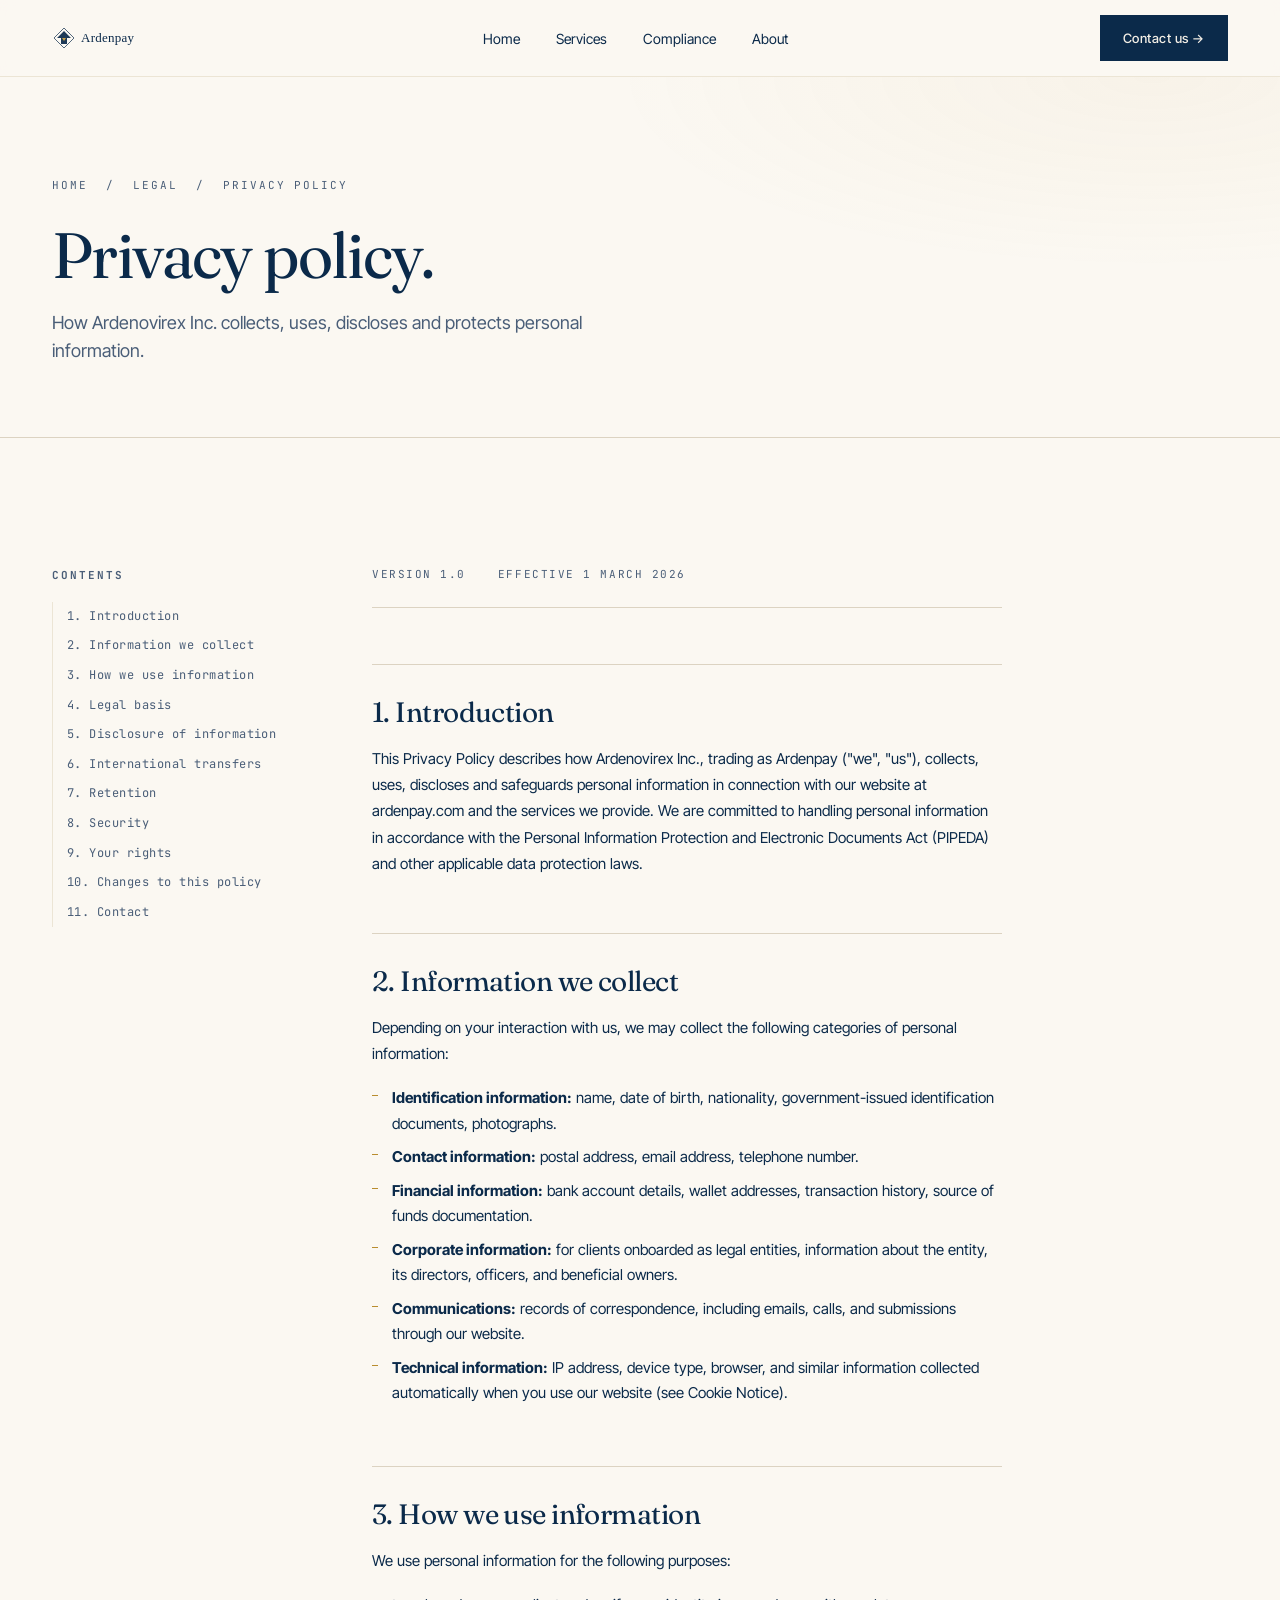
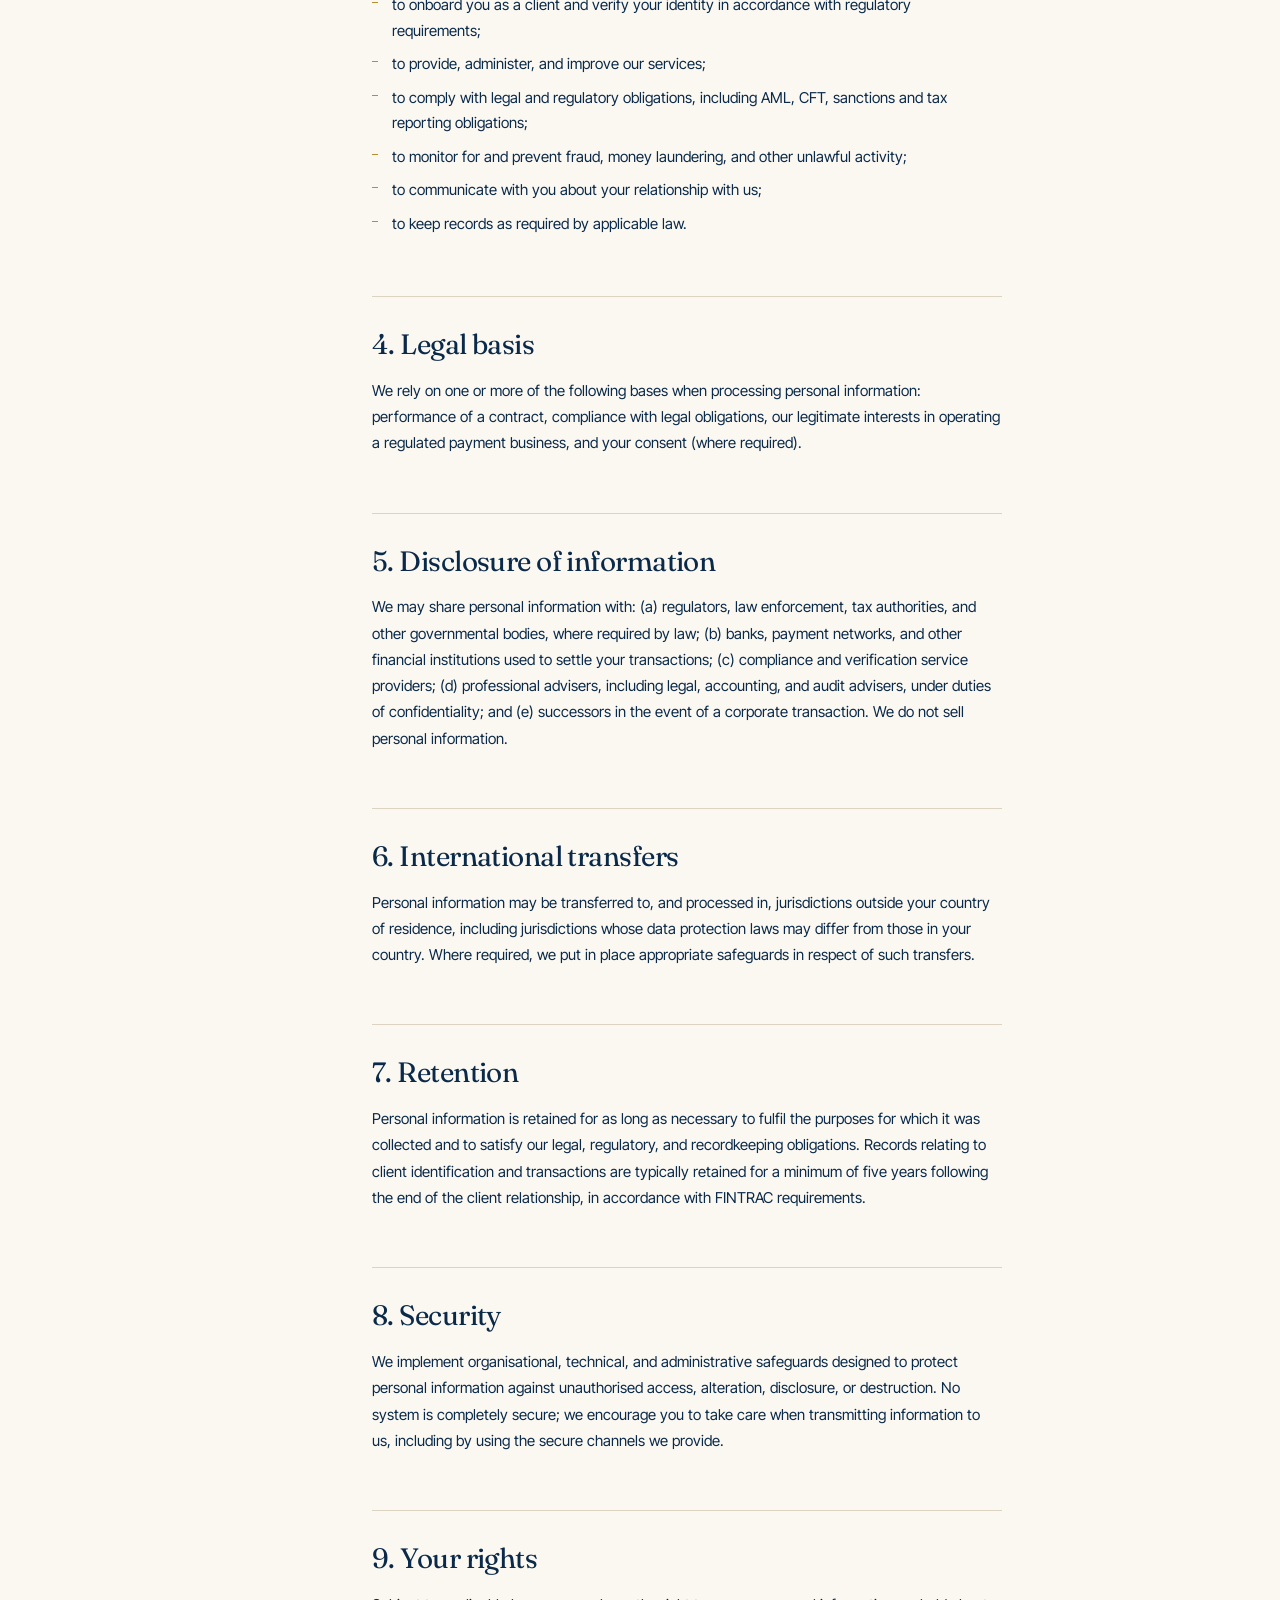
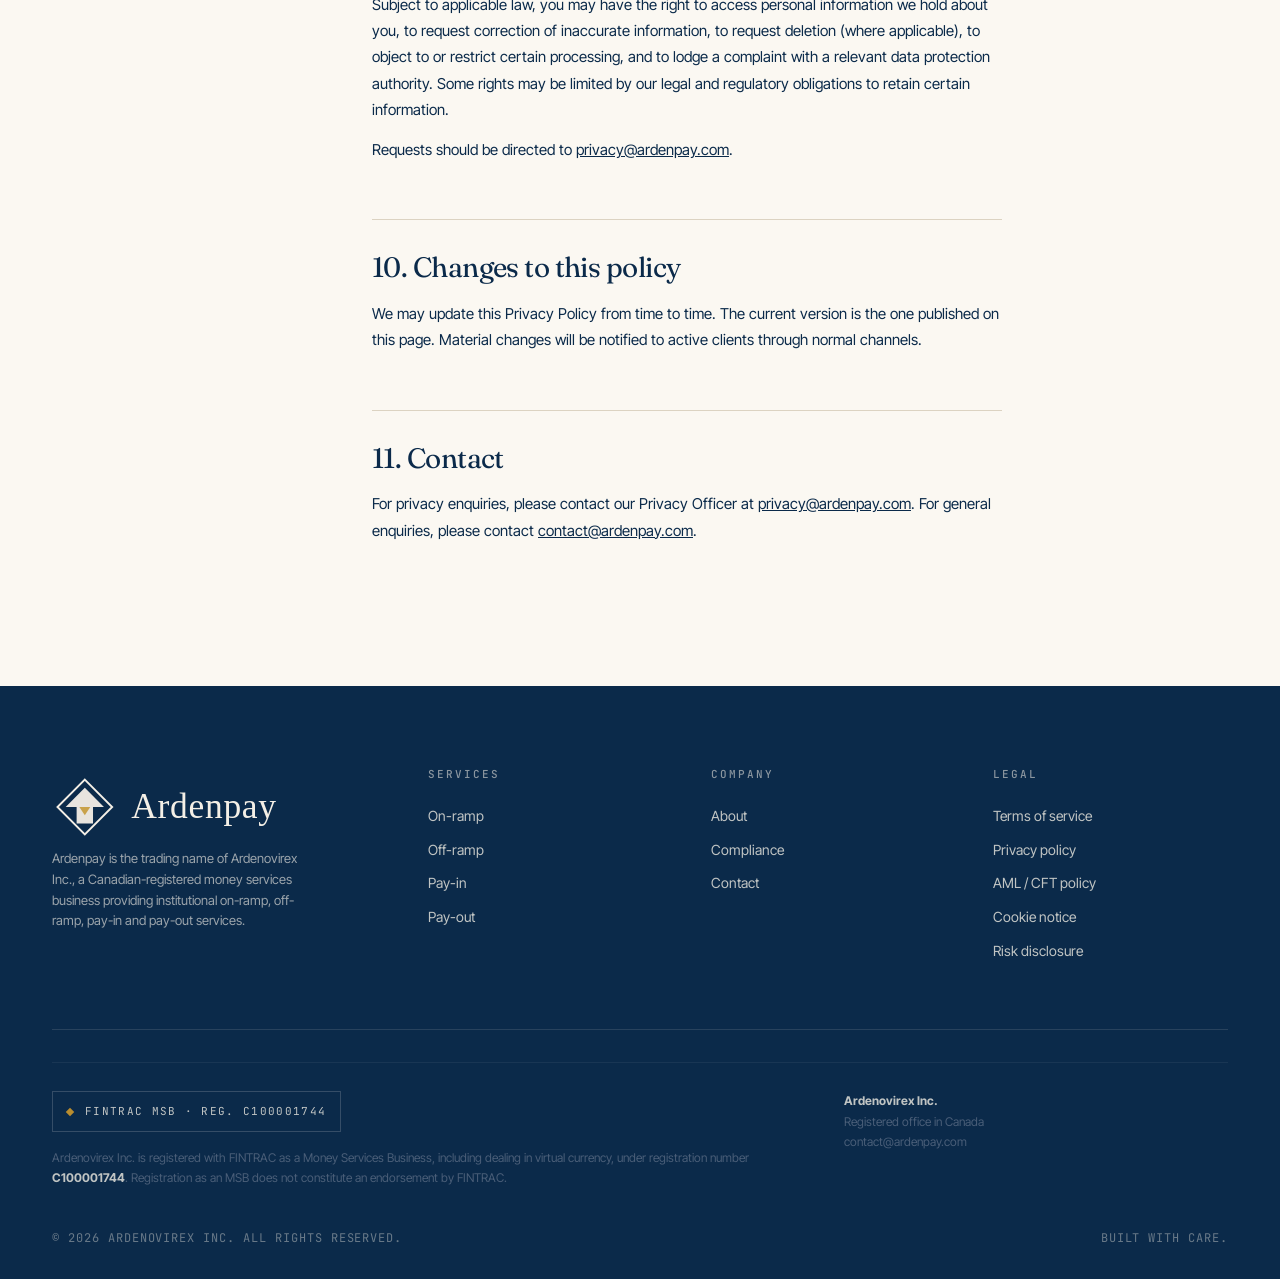
<file: legal/privacy.html>
<!doctype html>
<html lang="en">
<head>
  <meta charset="utf-8">
  <meta name="viewport" content="width=device-width, initial-scale=1">
  <title>Privacy policy — Ardenpay</title>
  <link rel="icon" type="image/svg+xml" href="../assets/favicon.svg">
  <link rel="preconnect" href="https://fonts.googleapis.com">
  <link rel="preconnect" href="https://fonts.gstatic.com" crossorigin>
  <link href="https://fonts.googleapis.com/css2?family=Fraunces:opsz,wght,SOFT@9..144,300..600,30..100&family=Inter+Tight:wght@400;500;600&family=JetBrains+Mono:wght@400;500&display=swap" rel="stylesheet">
  <link rel="stylesheet" href="../assets/style.css">
  <style>
    .legal-wrap { display: grid; grid-template-columns: 240px 1fr; gap: 80px; align-items: start; }
    @media (max-width: 980px) { .legal-wrap { grid-template-columns: 1fr; gap: 32px; } }
    .legal-toc { position: sticky; top: 100px; font-family: var(--mono); font-size: 12px; line-height: 1.8; letter-spacing: 0.04em; }
    .legal-toc h5 { font-size: 11px; letter-spacing: 0.18em; text-transform: uppercase; color: var(--ink-soft); margin-bottom: 16px; }
    .legal-toc a { display: block; color: var(--ink-soft); padding: 4px 0; border-left: 1px solid var(--rule-soft); padding-left: 14px; transition: all .2s ease; }
    .legal-toc a:hover { color: var(--ink); border-left-color: var(--gold); }
    .legal-body { max-width: 70ch; }
    .legal-body h2 { font-family: var(--serif); font-weight: 400; font-size: 28px; margin-top: 56px; margin-bottom: 18px; padding-top: 32px; border-top: 1px solid var(--rule); scroll-margin-top: 100px; }
    .legal-body h2:first-child { margin-top: 0; padding-top: 0; border-top: 0; }
    .legal-body h3 { font-family: var(--sans); font-size: 16px; font-weight: 600; margin-top: 28px; margin-bottom: 10px; }
    .legal-body p { font-size: 15px; line-height: 1.75; color: var(--ink); margin-bottom: 14px; }
    .legal-body ul { padding-left: 0; list-style: none; margin: 8px 0 18px; }
    .legal-body ul li { padding: 4px 0 4px 20px; position: relative; font-size: 15px; color: var(--ink); line-height: 1.7; }
    .legal-body ul li::before { content: ""; position: absolute; left: 0; top: 14px; width: 6px; height: 1px; background: var(--gold); }
    .legal-meta { display: flex; gap: 32px; padding-bottom: 24px; margin-bottom: 32px; border-bottom: 1px solid var(--rule); font-family: var(--mono); font-size: 11px; letter-spacing: 0.14em; text-transform: uppercase; color: var(--ink-soft); }
  </style>
</head>
<body>

<header class="site-header">
  <div class="container nav">
    <a class="nav-logo" href="../index.html"><img src="../assets/logo.svg" alt="Ardenpay" style="height:30px;"></a>
    <nav><ul class="nav-links">
      <li><a href="../index.html">Home</a></li>
      <li><a href="../services.html">Services</a></li>
      <li><a href="../compliance.html">Compliance</a></li>
      <li><a href="../about.html">About</a></li>
    </ul></nav>
    <a href="../contact.html" class="nav-cta">Contact us →</a>
  </div>
</header>

<section class="page-hero">
  <div class="container">
    <div class="crumb"><a href="../index.html">Home</a> &nbsp;/&nbsp; Legal &nbsp;/&nbsp; Privacy policy</div>
    <h1>Privacy policy.</h1>
    <p>How Ardenovirex Inc. collects, uses, discloses and protects personal information.</p>
  </div>
</section>

<section class="section">
  <div class="container legal-wrap">

    <aside class="legal-toc">
      <h5>Contents</h5>
      <a href="#intro">1. Introduction</a>
      <a href="#info-collected">2. Information we collect</a>
      <a href="#how-used">3. How we use information</a>
      <a href="#legal-basis">4. Legal basis</a>
      <a href="#disclosure">5. Disclosure of information</a>
      <a href="#transfers">6. International transfers</a>
      <a href="#retention">7. Retention</a>
      <a href="#security">8. Security</a>
      <a href="#rights">9. Your rights</a>
      <a href="#changes">10. Changes to this policy</a>
      <a href="#contact">11. Contact</a>
    </aside>

    <div class="legal-body">
      <div class="legal-meta">
        <span>Version 1.0</span>
        <span>Effective 1 March 2026</span>
      </div>
      <h2 id="intro">1. Introduction</h2>
<p>This Privacy Policy describes how Ardenovirex Inc., trading as Ardenpay ("we", "us"), collects, uses, discloses and safeguards personal information in connection with our website at ardenpay.com and the services we provide. We are committed to handling personal information in accordance with the Personal Information Protection and Electronic Documents Act (PIPEDA) and other applicable data protection laws.</p>

<h2 id="info-collected">2. Information we collect</h2>
<p>Depending on your interaction with us, we may collect the following categories of personal information:</p><ul><li><strong>Identification information:</strong> name, date of birth, nationality, government-issued identification documents, photographs.</li><li><strong>Contact information:</strong> postal address, email address, telephone number.</li><li><strong>Financial information:</strong> bank account details, wallet addresses, transaction history, source of funds documentation.</li><li><strong>Corporate information:</strong> for clients onboarded as legal entities, information about the entity, its directors, officers, and beneficial owners.</li><li><strong>Communications:</strong> records of correspondence, including emails, calls, and submissions through our website.</li><li><strong>Technical information:</strong> IP address, device type, browser, and similar information collected automatically when you use our website (see Cookie Notice).</li></ul>

<h2 id="how-used">3. How we use information</h2>
<p>We use personal information for the following purposes:</p><ul><li>to onboard you as a client and verify your identity in accordance with regulatory requirements;</li><li>to provide, administer, and improve our services;</li><li>to comply with legal and regulatory obligations, including AML, CFT, sanctions and tax reporting obligations;</li><li>to monitor for and prevent fraud, money laundering, and other unlawful activity;</li><li>to communicate with you about your relationship with us;</li><li>to keep records as required by applicable law.</li></ul>

<h2 id="legal-basis">4. Legal basis</h2>
<p>We rely on one or more of the following bases when processing personal information: performance of a contract, compliance with legal obligations, our legitimate interests in operating a regulated payment business, and your consent (where required).</p>

<h2 id="disclosure">5. Disclosure of information</h2>
<p>We may share personal information with: (a) regulators, law enforcement, tax authorities, and other governmental bodies, where required by law; (b) banks, payment networks, and other financial institutions used to settle your transactions; (c) compliance and verification service providers; (d) professional advisers, including legal, accounting, and audit advisers, under duties of confidentiality; and (e) successors in the event of a corporate transaction. We do not sell personal information.</p>

<h2 id="transfers">6. International transfers</h2>
<p>Personal information may be transferred to, and processed in, jurisdictions outside your country of residence, including jurisdictions whose data protection laws may differ from those in your country. Where required, we put in place appropriate safeguards in respect of such transfers.</p>

<h2 id="retention">7. Retention</h2>
<p>Personal information is retained for as long as necessary to fulfil the purposes for which it was collected and to satisfy our legal, regulatory, and recordkeeping obligations. Records relating to client identification and transactions are typically retained for a minimum of five years following the end of the client relationship, in accordance with FINTRAC requirements.</p>

<h2 id="security">8. Security</h2>
<p>We implement organisational, technical, and administrative safeguards designed to protect personal information against unauthorised access, alteration, disclosure, or destruction. No system is completely secure; we encourage you to take care when transmitting information to us, including by using the secure channels we provide.</p>

<h2 id="rights">9. Your rights</h2>
<p>Subject to applicable law, you may have the right to access personal information we hold about you, to request correction of inaccurate information, to request deletion (where applicable), to object to or restrict certain processing, and to lodge a complaint with a relevant data protection authority. Some rights may be limited by our legal and regulatory obligations to retain certain information.</p><p>Requests should be directed to <a href="mailto:privacy@ardenpay.com" style="color: var(--ink); text-decoration: underline;">privacy@ardenpay.com</a>.</p>

<h2 id="changes">10. Changes to this policy</h2>
<p>We may update this Privacy Policy from time to time. The current version is the one published on this page. Material changes will be notified to active clients through normal channels.</p>

<h2 id="contact">11. Contact</h2>
<p>For privacy enquiries, please contact our Privacy Officer at <a href="mailto:privacy@ardenpay.com" style="color: var(--ink); text-decoration: underline;">privacy@ardenpay.com</a>. For general enquiries, please contact <a href="mailto:contact@ardenpay.com" style="color: var(--ink); text-decoration: underline;">contact@ardenpay.com</a>.</p>
    </div>
  </div>
</section>

<footer class="site-footer">
  <div class="container">
    <div class="footer-top">
      <div class="footer-brand">
        <img src="../assets/logo-light.svg" alt="Ardenpay">
        <p>Ardenpay is the trading name of Ardenovirex Inc., a Canadian-registered money services business providing institutional on-ramp, off-ramp, pay-in and pay-out services.</p>
      </div>
      <div class="footer-col">
        <h5>Services</h5>
        <ul>
          <li><a href="../services.html#onramp">On-ramp</a></li>
          <li><a href="../services.html#offramp">Off-ramp</a></li>
          <li><a href="../services.html#payin">Pay-in</a></li>
          <li><a href="../services.html#payout">Pay-out</a></li>
        </ul>
      </div>
      <div class="footer-col">
        <h5>Company</h5>
        <ul>
          <li><a href="../about.html">About</a></li>
          <li><a href="../compliance.html">Compliance</a></li>
          <li><a href="../contact.html">Contact</a></li>
        </ul>
      </div>
      <div class="footer-col">
        <h5>Legal</h5>
        <ul>
          <li><a href="terms.html">Terms of service</a></li>
          <li><a href="privacy.html">Privacy policy</a></li>
          <li><a href="aml.html">AML / CFT policy</a></li>
          <li><a href="cookies.html">Cookie notice</a></li>
          <li><a href="risk.html">Risk disclosure</a></li>
        </ul>
      </div>
    </div>
    <div class="footer-legal">
      <div>
        <span class="compliance-badge"><span class="dot"></span>FINTRAC MSB · Reg. C100001744</span>
        <p>Ardenovirex Inc. is registered with FINTRAC as a Money Services Business, including dealing in virtual currency, under registration number <strong style="color: rgba(244,239,230,0.78);">C100001744</strong>. Registration as an MSB does not constitute an endorsement by FINTRAC.</p>
      </div>
      <div>
        <p><strong style="color: rgba(244,239,230,0.78);">Ardenovirex Inc.</strong><br>Registered office in Canada<br>contact@ardenpay.com</p>
      </div>
    </div>
    <div class="footer-bottom">
      <span>© 2026 Ardenovirex Inc. All rights reserved.</span>
      <span>Built with care.</span>
    </div>
  </div>
</footer>
</body>
</html>
</file>
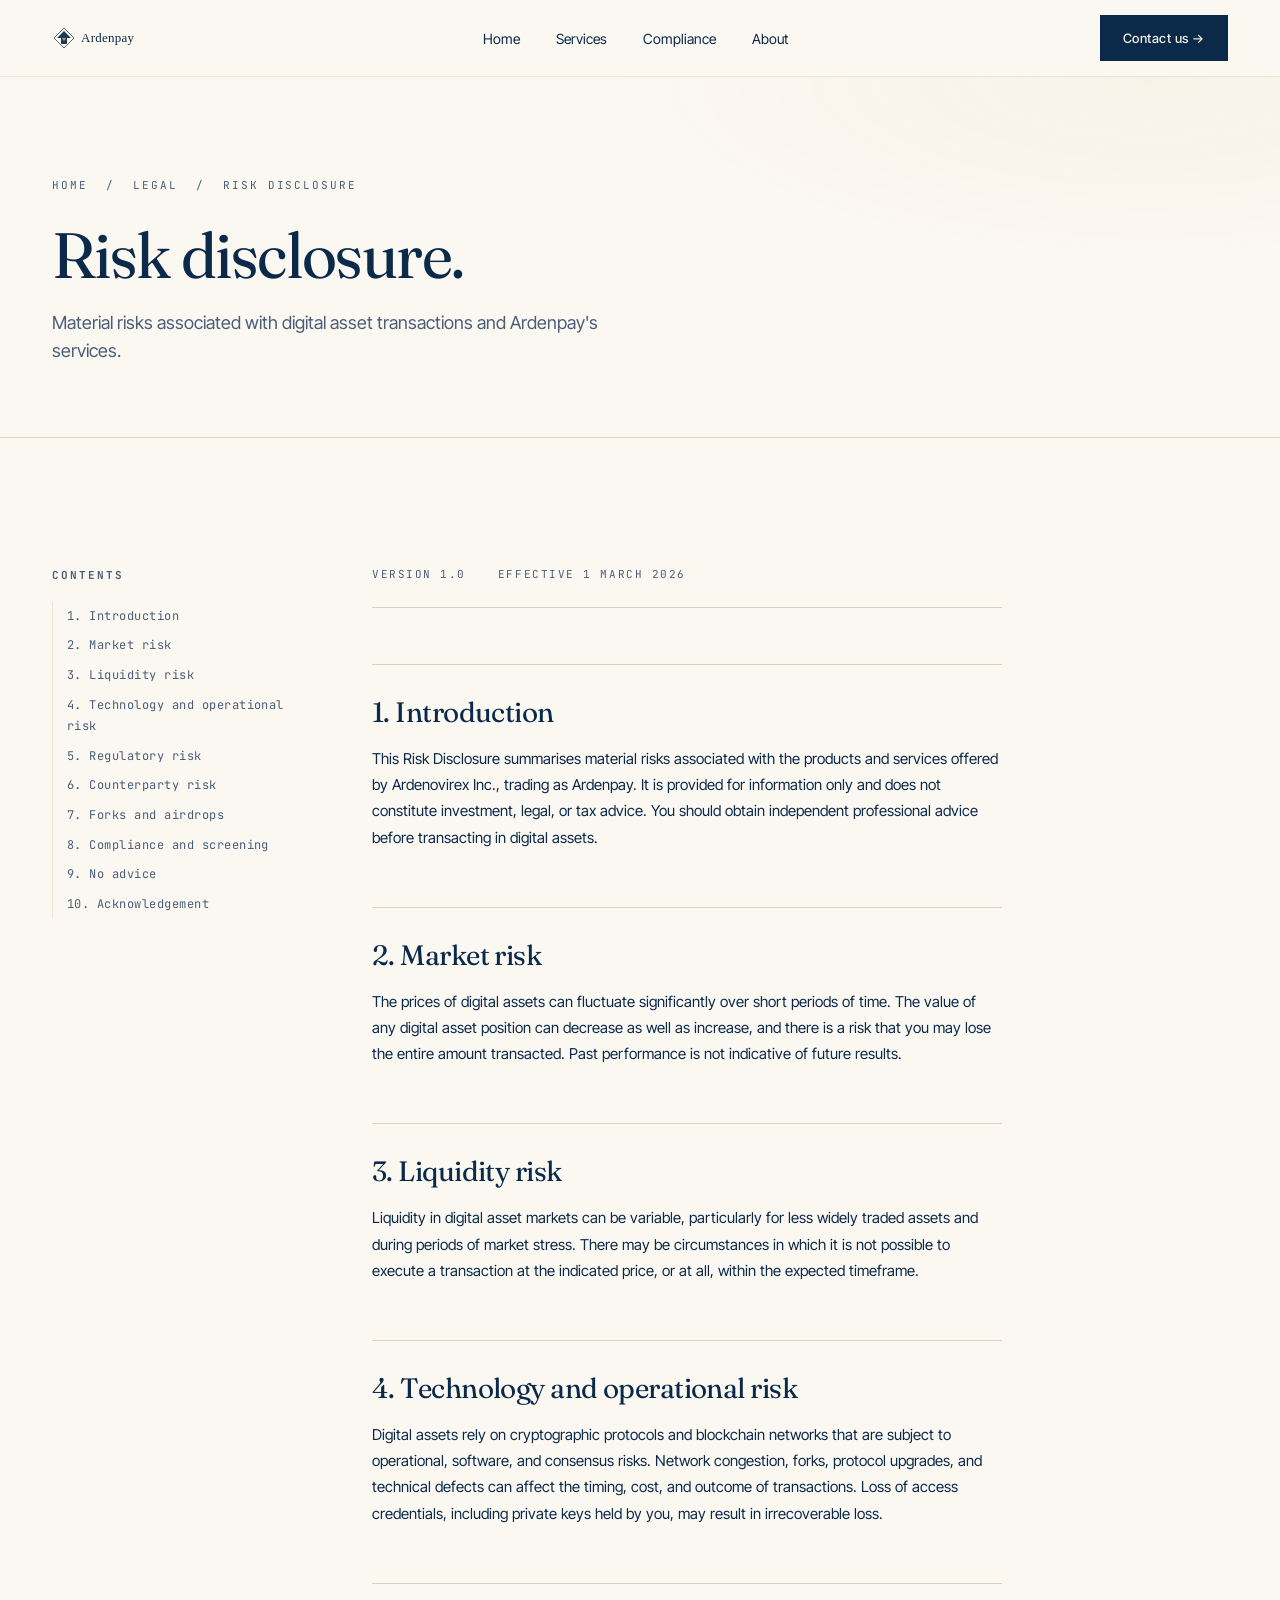
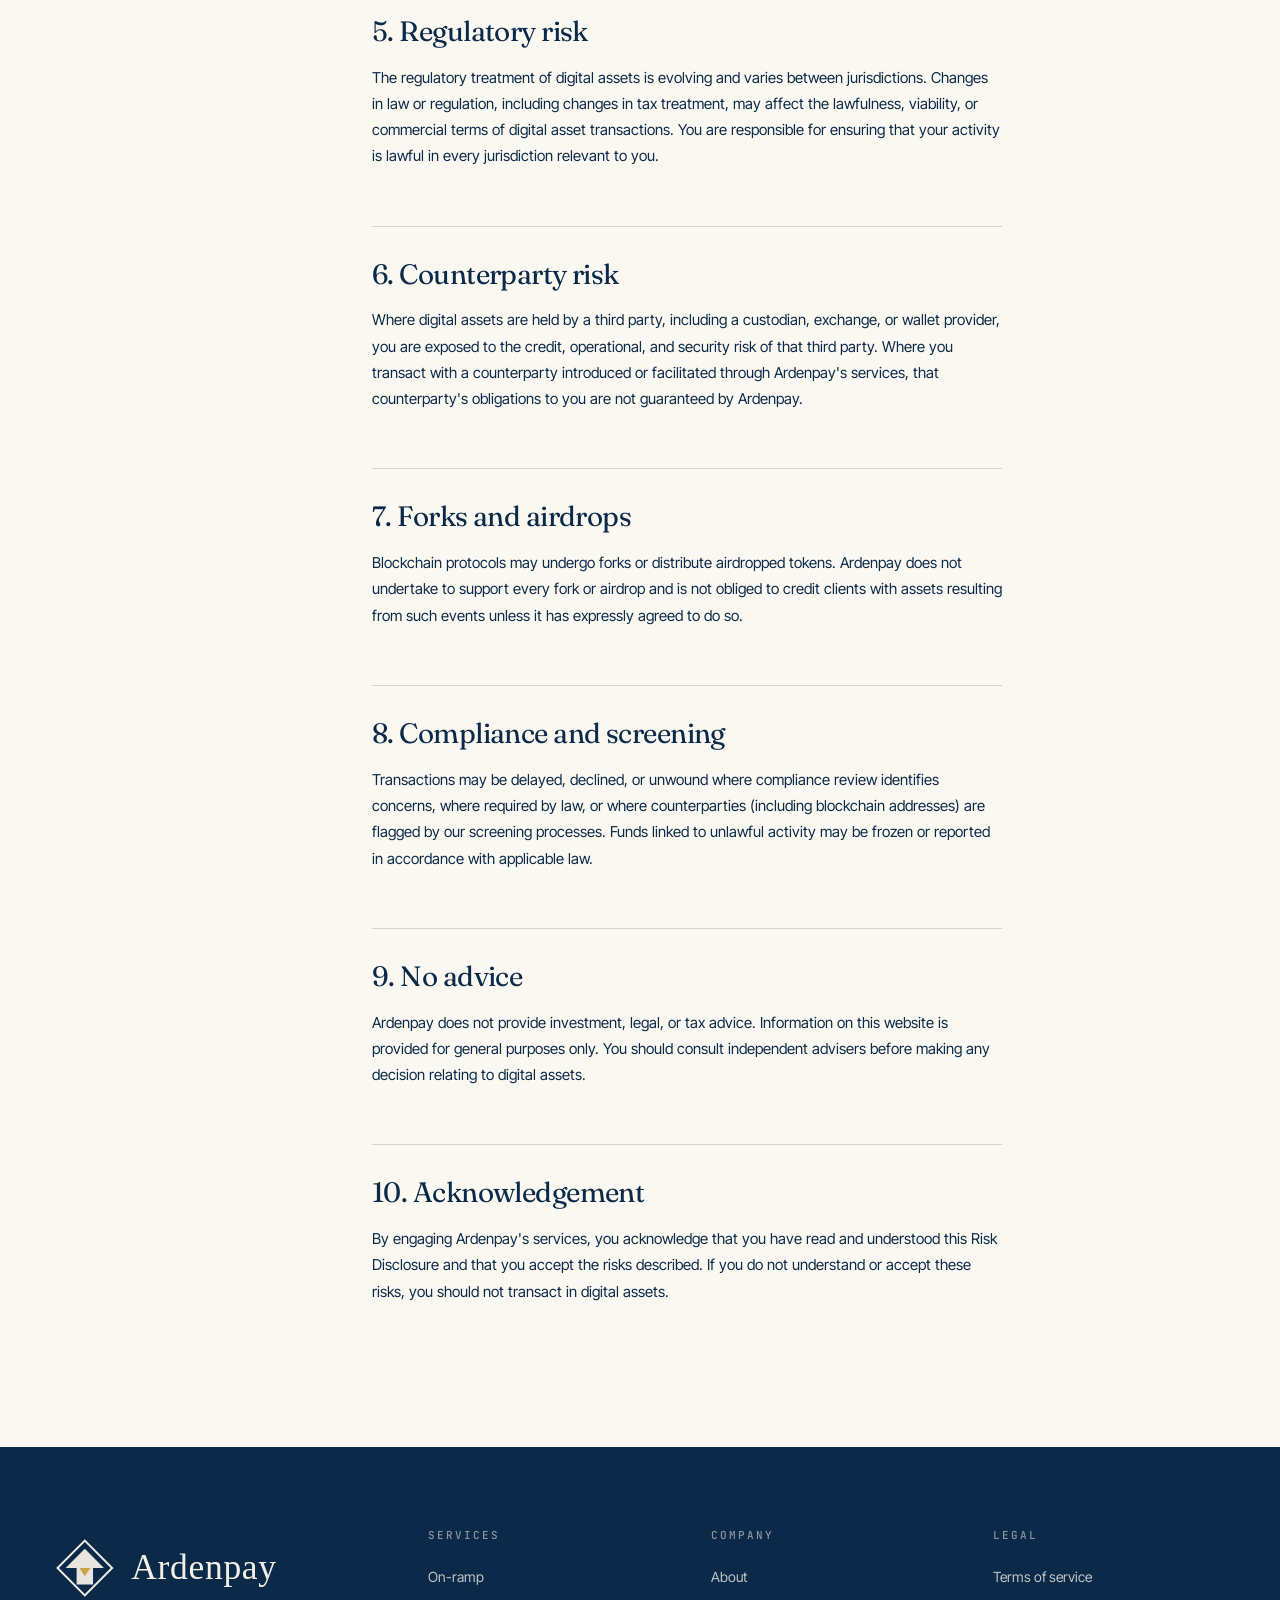
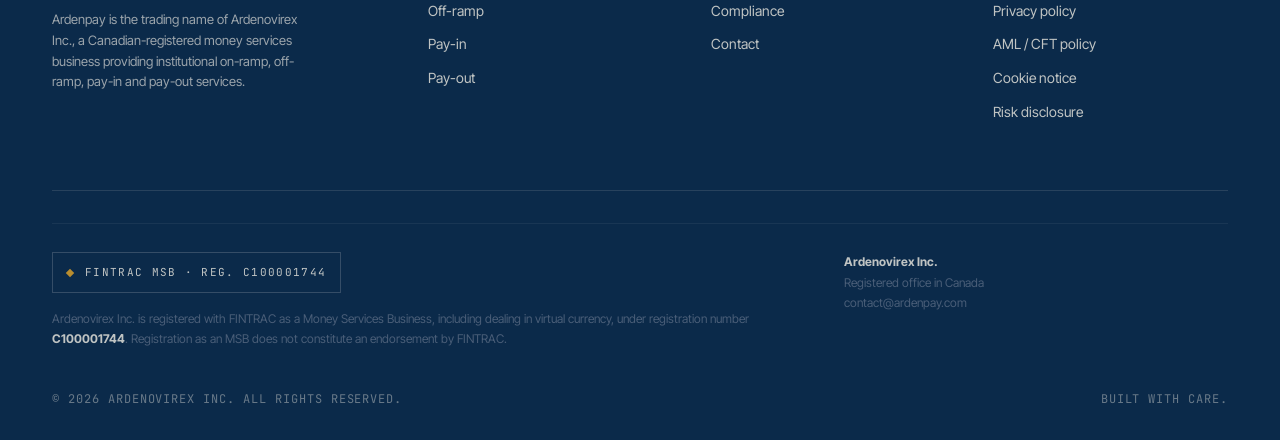
<file: legal/risk.html>
<!doctype html>
<html lang="en">
<head>
  <meta charset="utf-8">
  <meta name="viewport" content="width=device-width, initial-scale=1">
  <title>Risk disclosure — Ardenpay</title>
  <link rel="icon" type="image/svg+xml" href="../assets/favicon.svg">
  <link rel="preconnect" href="https://fonts.googleapis.com">
  <link rel="preconnect" href="https://fonts.gstatic.com" crossorigin>
  <link href="https://fonts.googleapis.com/css2?family=Fraunces:opsz,wght,SOFT@9..144,300..600,30..100&family=Inter+Tight:wght@400;500;600&family=JetBrains+Mono:wght@400;500&display=swap" rel="stylesheet">
  <link rel="stylesheet" href="../assets/style.css">
  <style>
    .legal-wrap { display: grid; grid-template-columns: 240px 1fr; gap: 80px; align-items: start; }
    @media (max-width: 980px) { .legal-wrap { grid-template-columns: 1fr; gap: 32px; } }
    .legal-toc { position: sticky; top: 100px; font-family: var(--mono); font-size: 12px; line-height: 1.8; letter-spacing: 0.04em; }
    .legal-toc h5 { font-size: 11px; letter-spacing: 0.18em; text-transform: uppercase; color: var(--ink-soft); margin-bottom: 16px; }
    .legal-toc a { display: block; color: var(--ink-soft); padding: 4px 0; border-left: 1px solid var(--rule-soft); padding-left: 14px; transition: all .2s ease; }
    .legal-toc a:hover { color: var(--ink); border-left-color: var(--gold); }
    .legal-body { max-width: 70ch; }
    .legal-body h2 { font-family: var(--serif); font-weight: 400; font-size: 28px; margin-top: 56px; margin-bottom: 18px; padding-top: 32px; border-top: 1px solid var(--rule); scroll-margin-top: 100px; }
    .legal-body h2:first-child { margin-top: 0; padding-top: 0; border-top: 0; }
    .legal-body h3 { font-family: var(--sans); font-size: 16px; font-weight: 600; margin-top: 28px; margin-bottom: 10px; }
    .legal-body p { font-size: 15px; line-height: 1.75; color: var(--ink); margin-bottom: 14px; }
    .legal-body ul { padding-left: 0; list-style: none; margin: 8px 0 18px; }
    .legal-body ul li { padding: 4px 0 4px 20px; position: relative; font-size: 15px; color: var(--ink); line-height: 1.7; }
    .legal-body ul li::before { content: ""; position: absolute; left: 0; top: 14px; width: 6px; height: 1px; background: var(--gold); }
    .legal-meta { display: flex; gap: 32px; padding-bottom: 24px; margin-bottom: 32px; border-bottom: 1px solid var(--rule); font-family: var(--mono); font-size: 11px; letter-spacing: 0.14em; text-transform: uppercase; color: var(--ink-soft); }
  </style>
</head>
<body>

<header class="site-header">
  <div class="container nav">
    <a class="nav-logo" href="../index.html"><img src="../assets/logo.svg" alt="Ardenpay" style="height:30px;"></a>
    <nav><ul class="nav-links">
      <li><a href="../index.html">Home</a></li>
      <li><a href="../services.html">Services</a></li>
      <li><a href="../compliance.html">Compliance</a></li>
      <li><a href="../about.html">About</a></li>
    </ul></nav>
    <a href="../contact.html" class="nav-cta">Contact us →</a>
  </div>
</header>

<section class="page-hero">
  <div class="container">
    <div class="crumb"><a href="../index.html">Home</a> &nbsp;/&nbsp; Legal &nbsp;/&nbsp; Risk disclosure</div>
    <h1>Risk disclosure.</h1>
    <p>Material risks associated with digital asset transactions and Ardenpay's services.</p>
  </div>
</section>

<section class="section">
  <div class="container legal-wrap">

    <aside class="legal-toc">
      <h5>Contents</h5>
      <a href="#intro">1. Introduction</a>
      <a href="#market">2. Market risk</a>
      <a href="#liquidity">3. Liquidity risk</a>
      <a href="#technology">4. Technology and operational risk</a>
      <a href="#regulatory">5. Regulatory risk</a>
      <a href="#counterparty">6. Counterparty risk</a>
      <a href="#forks-airdrops">7. Forks and airdrops</a>
      <a href="#aml">8. Compliance and screening</a>
      <a href="#no-advice">9. No advice</a>
      <a href="#acknowledgement">10. Acknowledgement</a>
    </aside>

    <div class="legal-body">
      <div class="legal-meta">
        <span>Version 1.0</span>
        <span>Effective 1 March 2026</span>
      </div>
      <h2 id="intro">1. Introduction</h2>
<p>This Risk Disclosure summarises material risks associated with the products and services offered by Ardenovirex Inc., trading as Ardenpay. It is provided for information only and does not constitute investment, legal, or tax advice. You should obtain independent professional advice before transacting in digital assets.</p>

<h2 id="market">2. Market risk</h2>
<p>The prices of digital assets can fluctuate significantly over short periods of time. The value of any digital asset position can decrease as well as increase, and there is a risk that you may lose the entire amount transacted. Past performance is not indicative of future results.</p>

<h2 id="liquidity">3. Liquidity risk</h2>
<p>Liquidity in digital asset markets can be variable, particularly for less widely traded assets and during periods of market stress. There may be circumstances in which it is not possible to execute a transaction at the indicated price, or at all, within the expected timeframe.</p>

<h2 id="technology">4. Technology and operational risk</h2>
<p>Digital assets rely on cryptographic protocols and blockchain networks that are subject to operational, software, and consensus risks. Network congestion, forks, protocol upgrades, and technical defects can affect the timing, cost, and outcome of transactions. Loss of access credentials, including private keys held by you, may result in irrecoverable loss.</p>

<h2 id="regulatory">5. Regulatory risk</h2>
<p>The regulatory treatment of digital assets is evolving and varies between jurisdictions. Changes in law or regulation, including changes in tax treatment, may affect the lawfulness, viability, or commercial terms of digital asset transactions. You are responsible for ensuring that your activity is lawful in every jurisdiction relevant to you.</p>

<h2 id="counterparty">6. Counterparty risk</h2>
<p>Where digital assets are held by a third party, including a custodian, exchange, or wallet provider, you are exposed to the credit, operational, and security risk of that third party. Where you transact with a counterparty introduced or facilitated through Ardenpay's services, that counterparty's obligations to you are not guaranteed by Ardenpay.</p>

<h2 id="forks-airdrops">7. Forks and airdrops</h2>
<p>Blockchain protocols may undergo forks or distribute airdropped tokens. Ardenpay does not undertake to support every fork or airdrop and is not obliged to credit clients with assets resulting from such events unless it has expressly agreed to do so.</p>

<h2 id="aml">8. Compliance and screening</h2>
<p>Transactions may be delayed, declined, or unwound where compliance review identifies concerns, where required by law, or where counterparties (including blockchain addresses) are flagged by our screening processes. Funds linked to unlawful activity may be frozen or reported in accordance with applicable law.</p>

<h2 id="no-advice">9. No advice</h2>
<p>Ardenpay does not provide investment, legal, or tax advice. Information on this website is provided for general purposes only. You should consult independent advisers before making any decision relating to digital assets.</p>

<h2 id="acknowledgement">10. Acknowledgement</h2>
<p>By engaging Ardenpay's services, you acknowledge that you have read and understood this Risk Disclosure and that you accept the risks described. If you do not understand or accept these risks, you should not transact in digital assets.</p>
    </div>
  </div>
</section>

<footer class="site-footer">
  <div class="container">
    <div class="footer-top">
      <div class="footer-brand">
        <img src="../assets/logo-light.svg" alt="Ardenpay">
        <p>Ardenpay is the trading name of Ardenovirex Inc., a Canadian-registered money services business providing institutional on-ramp, off-ramp, pay-in and pay-out services.</p>
      </div>
      <div class="footer-col">
        <h5>Services</h5>
        <ul>
          <li><a href="../services.html#onramp">On-ramp</a></li>
          <li><a href="../services.html#offramp">Off-ramp</a></li>
          <li><a href="../services.html#payin">Pay-in</a></li>
          <li><a href="../services.html#payout">Pay-out</a></li>
        </ul>
      </div>
      <div class="footer-col">
        <h5>Company</h5>
        <ul>
          <li><a href="../about.html">About</a></li>
          <li><a href="../compliance.html">Compliance</a></li>
          <li><a href="../contact.html">Contact</a></li>
        </ul>
      </div>
      <div class="footer-col">
        <h5>Legal</h5>
        <ul>
          <li><a href="terms.html">Terms of service</a></li>
          <li><a href="privacy.html">Privacy policy</a></li>
          <li><a href="aml.html">AML / CFT policy</a></li>
          <li><a href="cookies.html">Cookie notice</a></li>
          <li><a href="risk.html">Risk disclosure</a></li>
        </ul>
      </div>
    </div>
    <div class="footer-legal">
      <div>
        <span class="compliance-badge"><span class="dot"></span>FINTRAC MSB · Reg. C100001744</span>
        <p>Ardenovirex Inc. is registered with FINTRAC as a Money Services Business, including dealing in virtual currency, under registration number <strong style="color: rgba(244,239,230,0.78);">C100001744</strong>. Registration as an MSB does not constitute an endorsement by FINTRAC.</p>
      </div>
      <div>
        <p><strong style="color: rgba(244,239,230,0.78);">Ardenovirex Inc.</strong><br>Registered office in Canada<br>contact@ardenpay.com</p>
      </div>
    </div>
    <div class="footer-bottom">
      <span>© 2026 Ardenovirex Inc. All rights reserved.</span>
      <span>Built with care.</span>
    </div>
  </div>
</footer>
</body>
</html>
</file>
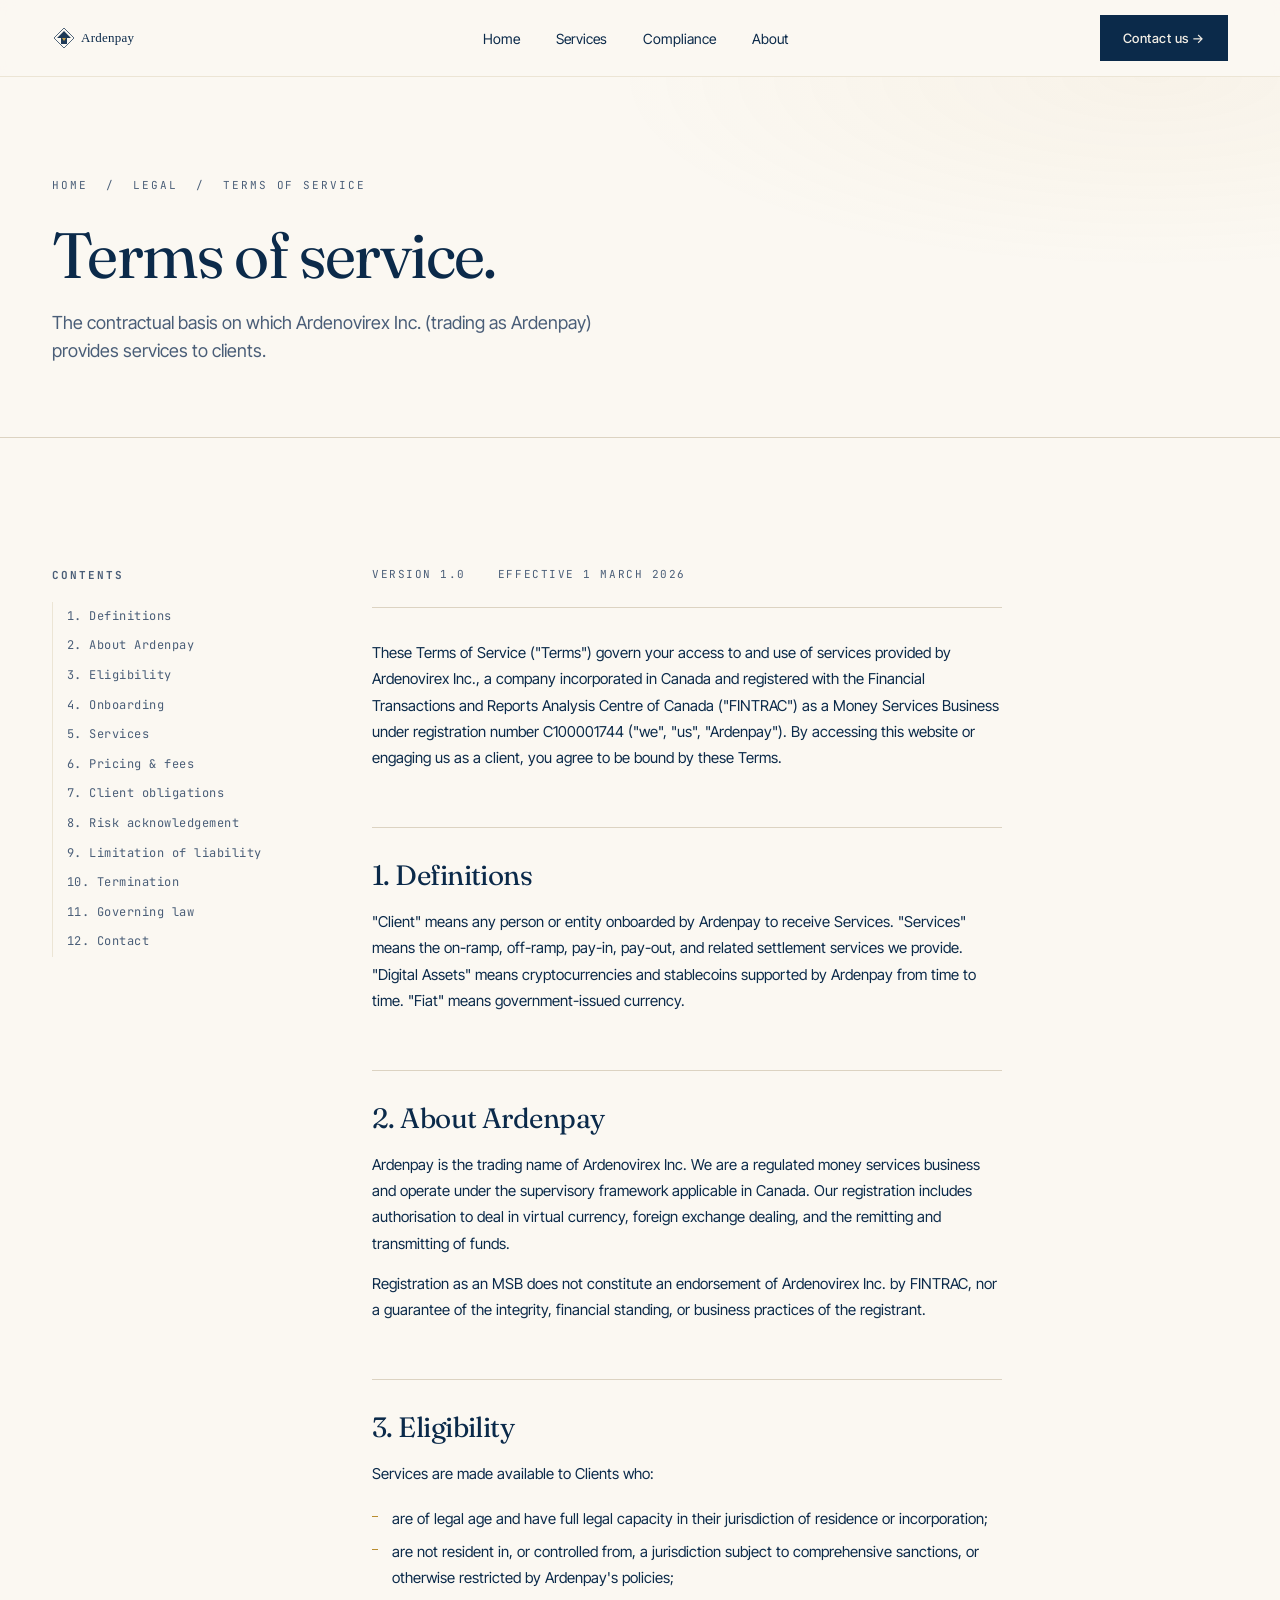
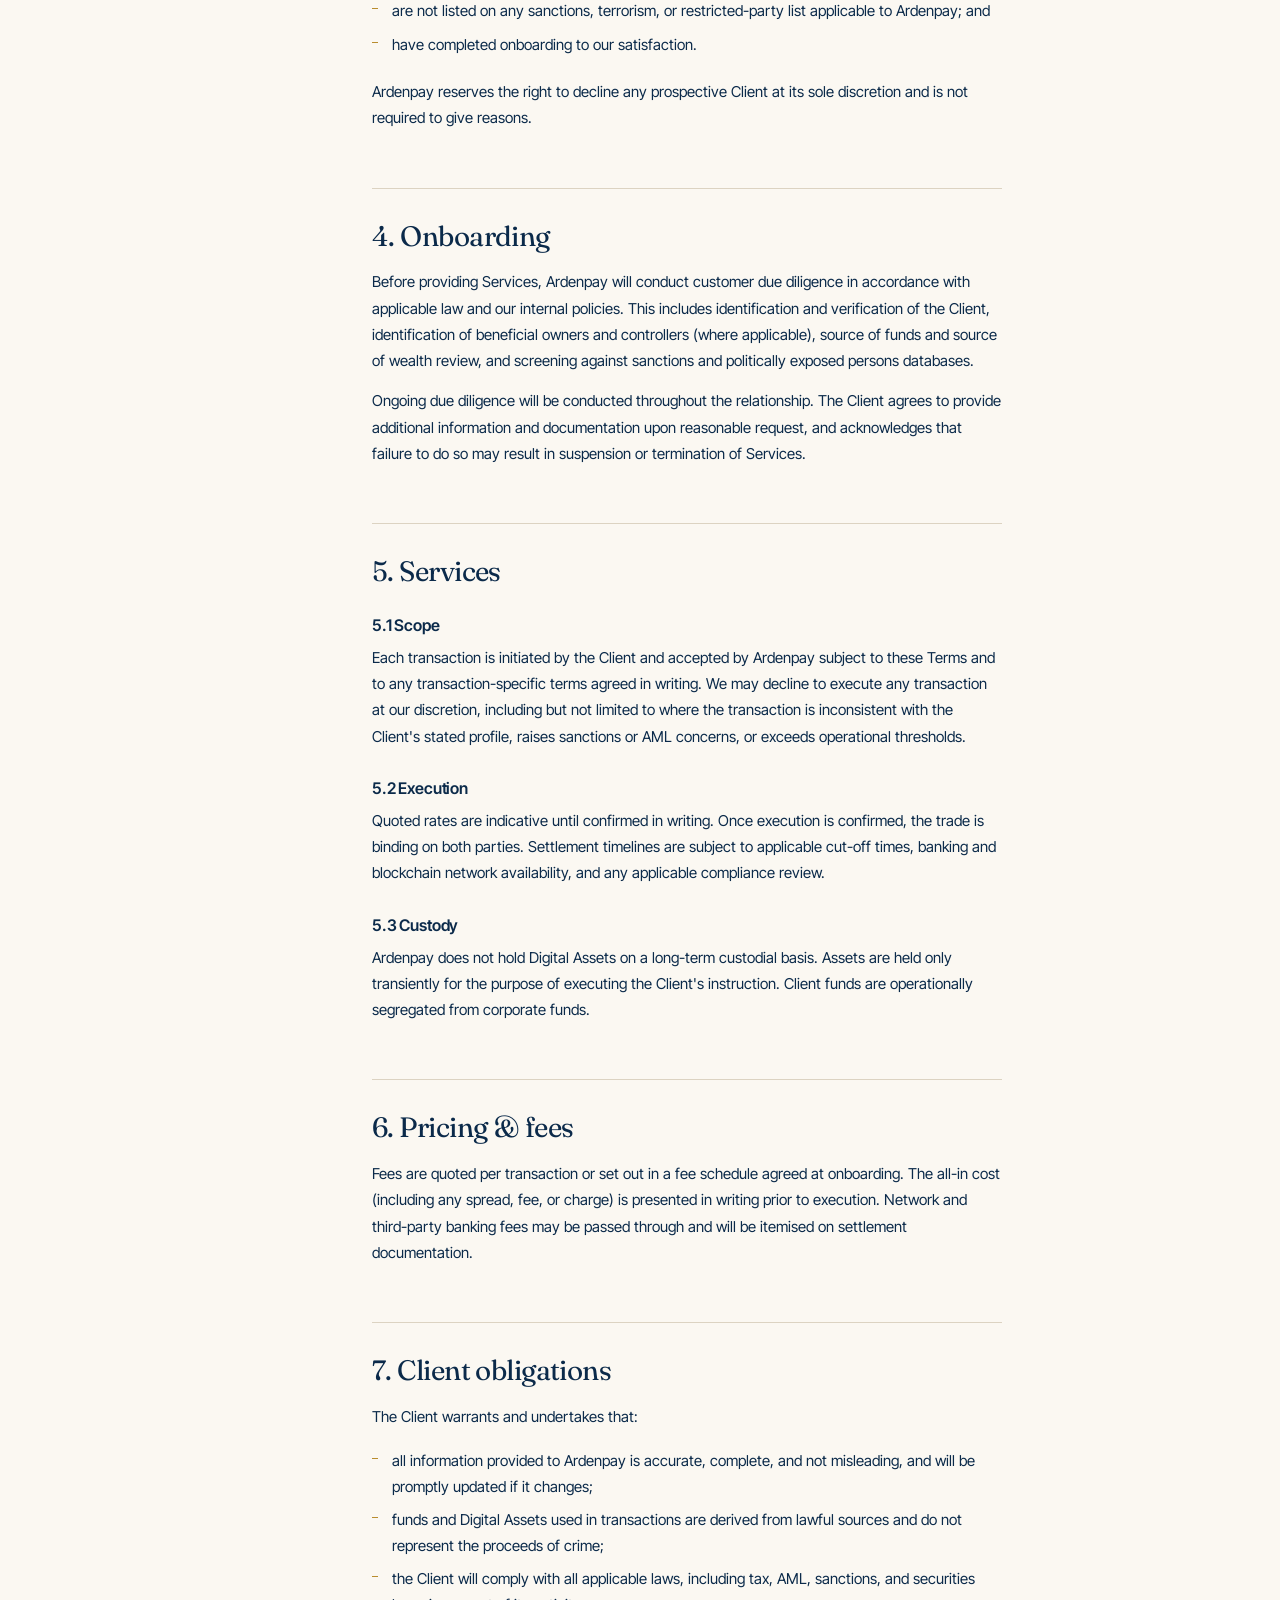
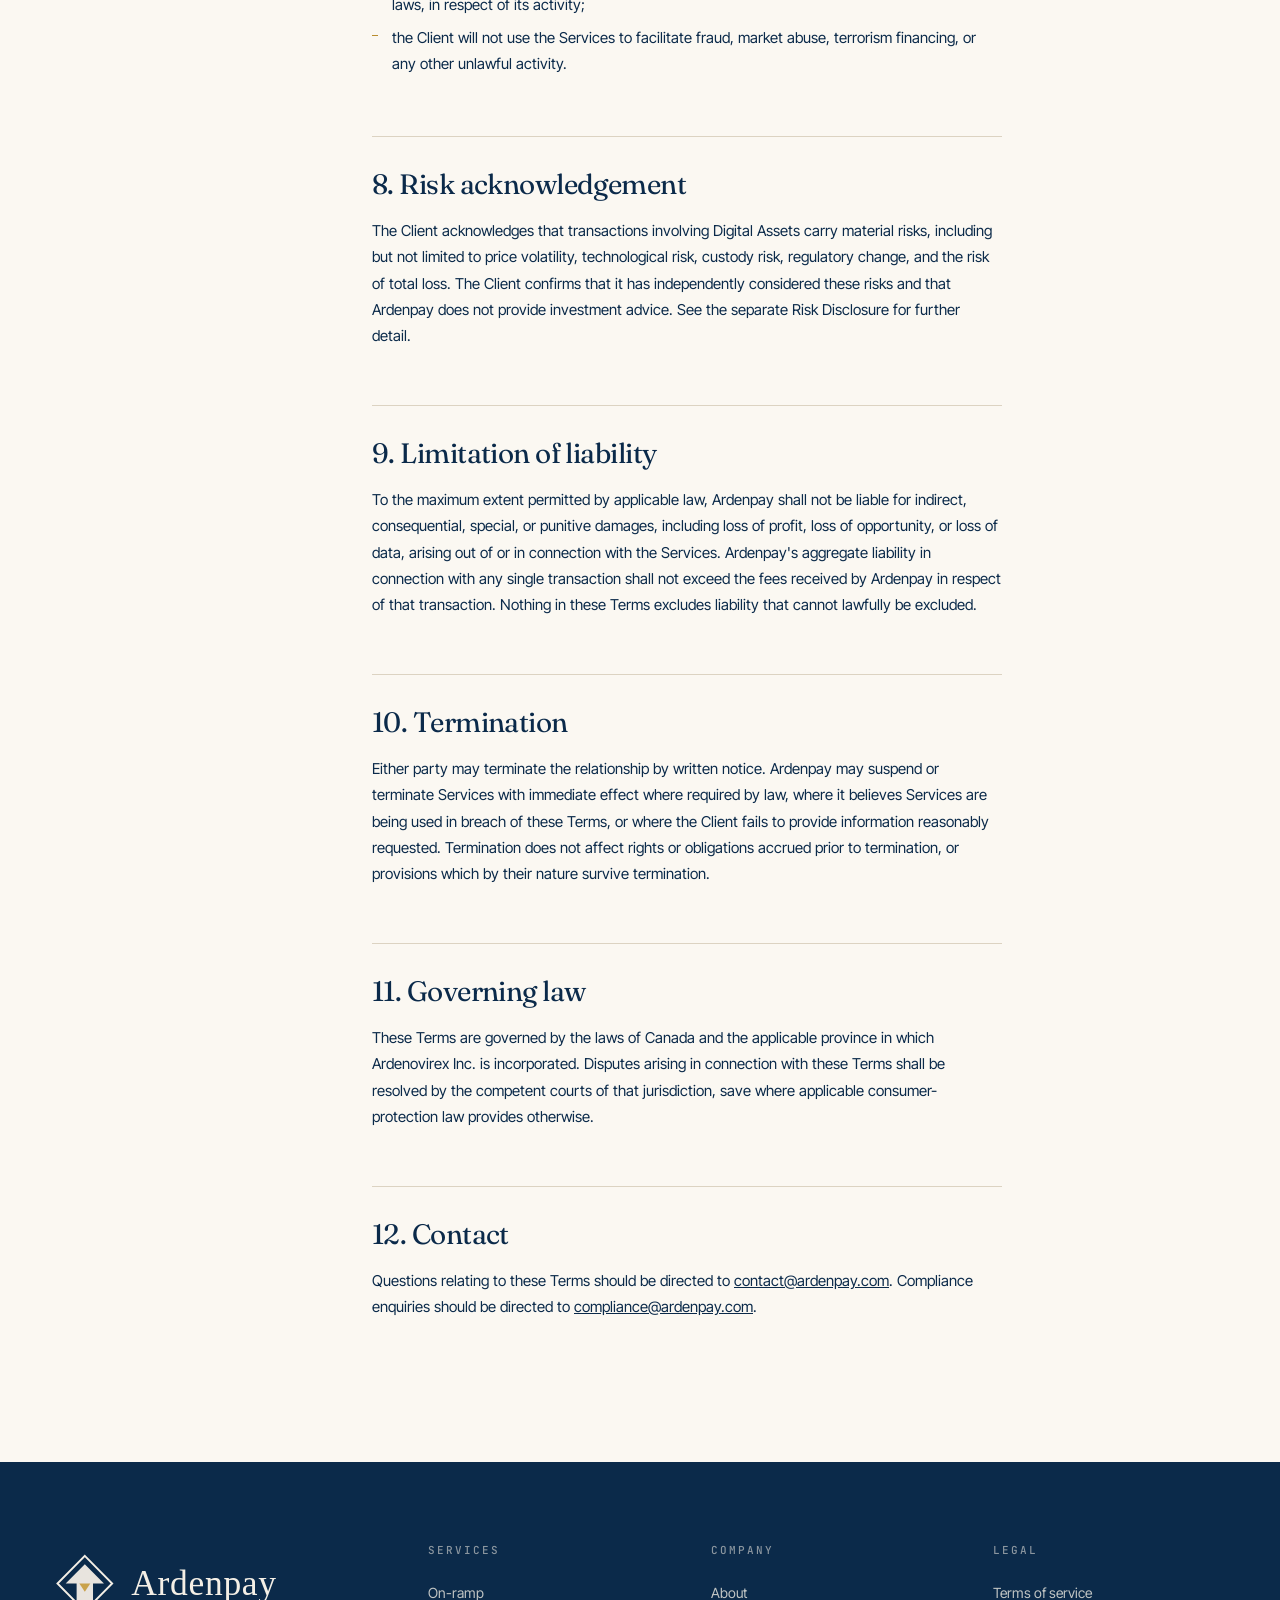
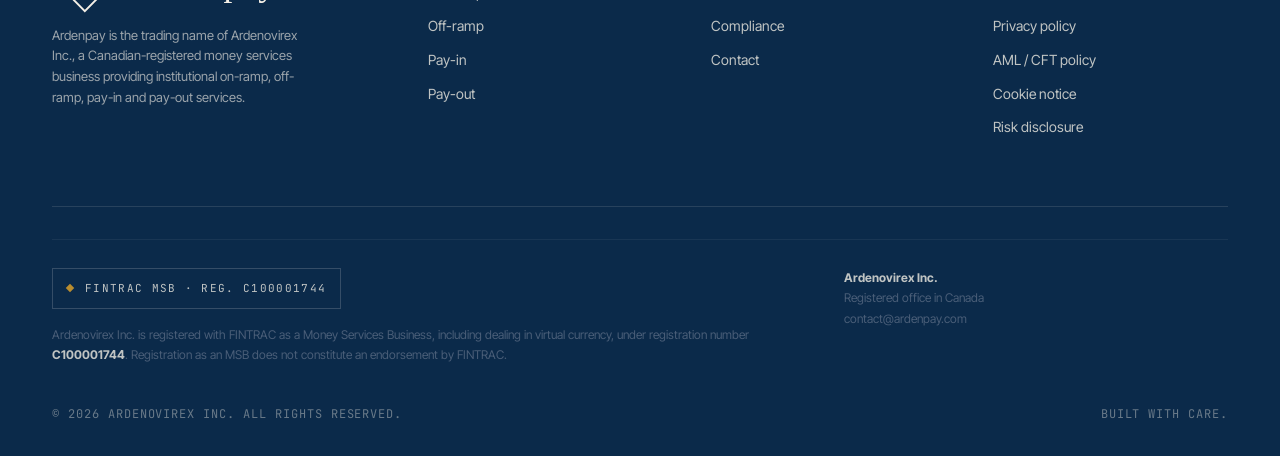
<file: legal/terms.html>
<!doctype html>
<html lang="en">
<head>
  <meta charset="utf-8">
  <meta name="viewport" content="width=device-width, initial-scale=1">
  <title>Terms of service — Ardenpay</title>
  <link rel="icon" type="image/svg+xml" href="../assets/favicon.svg">
  <link rel="preconnect" href="https://fonts.googleapis.com">
  <link rel="preconnect" href="https://fonts.gstatic.com" crossorigin>
  <link href="https://fonts.googleapis.com/css2?family=Fraunces:opsz,wght,SOFT@9..144,300..600,30..100&family=Inter+Tight:wght@400;500;600&family=JetBrains+Mono:wght@400;500&display=swap" rel="stylesheet">
  <link rel="stylesheet" href="../assets/style.css">
  <style>
    .legal-wrap { display: grid; grid-template-columns: 240px 1fr; gap: 80px; align-items: start; }
    @media (max-width: 980px) { .legal-wrap { grid-template-columns: 1fr; gap: 32px; } }
    .legal-toc {
      position: sticky; top: 100px;
      font-family: var(--mono); font-size: 12px; line-height: 1.8;
      letter-spacing: 0.04em;
    }
    .legal-toc h5 {
      font-size: 11px; letter-spacing: 0.18em; text-transform: uppercase;
      color: var(--ink-soft); margin-bottom: 16px;
    }
    .legal-toc a {
      display: block; color: var(--ink-soft); padding: 4px 0;
      border-left: 1px solid var(--rule-soft); padding-left: 14px;
      transition: all .2s ease;
    }
    .legal-toc a:hover { color: var(--ink); border-left-color: var(--gold); }

    .legal-body { max-width: 70ch; }
    .legal-body h2 {
      font-family: var(--serif); font-weight: 400; font-size: 28px;
      margin-top: 56px; margin-bottom: 18px;
      padding-top: 32px; border-top: 1px solid var(--rule);
      scroll-margin-top: 100px;
    }
    .legal-body h2:first-child { margin-top: 0; padding-top: 0; border-top: 0; }
    .legal-body h3 {
      font-family: var(--sans); font-size: 16px; font-weight: 600;
      margin-top: 28px; margin-bottom: 10px;
    }
    .legal-body p {
      font-size: 15px; line-height: 1.75; color: var(--ink); margin-bottom: 14px;
    }
    .legal-body ul {
      padding-left: 0; list-style: none; margin: 8px 0 18px;
    }
    .legal-body ul li {
      padding: 4px 0 4px 20px; position: relative;
      font-size: 15px; color: var(--ink); line-height: 1.7;
    }
    .legal-body ul li::before {
      content: ""; position: absolute; left: 0; top: 14px;
      width: 6px; height: 1px; background: var(--gold);
    }
    .legal-meta {
      display: flex; gap: 32px; padding-bottom: 24px;
      margin-bottom: 32px; border-bottom: 1px solid var(--rule);
      font-family: var(--mono); font-size: 11px;
      letter-spacing: 0.14em; text-transform: uppercase; color: var(--ink-soft);
    }
  </style>
</head>
<body>

<header class="site-header">
  <div class="container nav">
    <a class="nav-logo" href="../index.html"><img src="../assets/logo.svg" alt="Ardenpay" style="height:30px;"></a>
    <nav><ul class="nav-links">
      <li><a href="../index.html">Home</a></li>
      <li><a href="../services.html">Services</a></li>
      <li><a href="../compliance.html">Compliance</a></li>
      <li><a href="../about.html">About</a></li>
    </ul></nav>
    <a href="../contact.html" class="nav-cta">Contact us →</a>
  </div>
</header>

<section class="page-hero">
  <div class="container">
    <div class="crumb"><a href="../index.html">Home</a> &nbsp;/&nbsp; Legal &nbsp;/&nbsp; Terms of service</div>
    <h1>Terms of service.</h1>
    <p>The contractual basis on which Ardenovirex Inc. (trading as Ardenpay) provides services to clients.</p>
  </div>
</section>

<section class="section">
  <div class="container legal-wrap">

    <aside class="legal-toc">
      <h5>Contents</h5>
      <a href="#s1">1. Definitions</a>
      <a href="#s2">2. About Ardenpay</a>
      <a href="#s3">3. Eligibility</a>
      <a href="#s4">4. Onboarding</a>
      <a href="#s5">5. Services</a>
      <a href="#s6">6. Pricing & fees</a>
      <a href="#s7">7. Client obligations</a>
      <a href="#s8">8. Risk acknowledgement</a>
      <a href="#s9">9. Limitation of liability</a>
      <a href="#s10">10. Termination</a>
      <a href="#s11">11. Governing law</a>
      <a href="#s12">12. Contact</a>
    </aside>

    <div class="legal-body">
      <div class="legal-meta">
        <span>Version 1.0</span>
        <span>Effective 1 March 2026</span>
      </div>

      <p>These Terms of Service ("Terms") govern your access to and use of services provided by Ardenovirex Inc., a company incorporated in Canada and registered with the Financial Transactions and Reports Analysis Centre of Canada ("FINTRAC") as a Money Services Business under registration number C100001744 ("we", "us", "Ardenpay"). By accessing this website or engaging us as a client, you agree to be bound by these Terms.</p>

      <h2 id="s1">1. Definitions</h2>
      <p>"Client" means any person or entity onboarded by Ardenpay to receive Services. "Services" means the on-ramp, off-ramp, pay-in, pay-out, and related settlement services we provide. "Digital Assets" means cryptocurrencies and stablecoins supported by Ardenpay from time to time. "Fiat" means government-issued currency.</p>

      <h2 id="s2">2. About Ardenpay</h2>
      <p>Ardenpay is the trading name of Ardenovirex Inc. We are a regulated money services business and operate under the supervisory framework applicable in Canada. Our registration includes authorisation to deal in virtual currency, foreign exchange dealing, and the remitting and transmitting of funds.</p>
      <p>Registration as an MSB does not constitute an endorsement of Ardenovirex Inc. by FINTRAC, nor a guarantee of the integrity, financial standing, or business practices of the registrant.</p>

      <h2 id="s3">3. Eligibility</h2>
      <p>Services are made available to Clients who:</p>
      <ul>
        <li>are of legal age and have full legal capacity in their jurisdiction of residence or incorporation;</li>
        <li>are not resident in, or controlled from, a jurisdiction subject to comprehensive sanctions, or otherwise restricted by Ardenpay's policies;</li>
        <li>are not listed on any sanctions, terrorism, or restricted-party list applicable to Ardenpay; and</li>
        <li>have completed onboarding to our satisfaction.</li>
      </ul>
      <p>Ardenpay reserves the right to decline any prospective Client at its sole discretion and is not required to give reasons.</p>

      <h2 id="s4">4. Onboarding</h2>
      <p>Before providing Services, Ardenpay will conduct customer due diligence in accordance with applicable law and our internal policies. This includes identification and verification of the Client, identification of beneficial owners and controllers (where applicable), source of funds and source of wealth review, and screening against sanctions and politically exposed persons databases.</p>
      <p>Ongoing due diligence will be conducted throughout the relationship. The Client agrees to provide additional information and documentation upon reasonable request, and acknowledges that failure to do so may result in suspension or termination of Services.</p>

      <h2 id="s5">5. Services</h2>
      <h3>5.1 Scope</h3>
      <p>Each transaction is initiated by the Client and accepted by Ardenpay subject to these Terms and to any transaction-specific terms agreed in writing. We may decline to execute any transaction at our discretion, including but not limited to where the transaction is inconsistent with the Client's stated profile, raises sanctions or AML concerns, or exceeds operational thresholds.</p>
      <h3>5.2 Execution</h3>
      <p>Quoted rates are indicative until confirmed in writing. Once execution is confirmed, the trade is binding on both parties. Settlement timelines are subject to applicable cut-off times, banking and blockchain network availability, and any applicable compliance review.</p>
      <h3>5.3 Custody</h3>
      <p>Ardenpay does not hold Digital Assets on a long-term custodial basis. Assets are held only transiently for the purpose of executing the Client's instruction. Client funds are operationally segregated from corporate funds.</p>

      <h2 id="s6">6. Pricing & fees</h2>
      <p>Fees are quoted per transaction or set out in a fee schedule agreed at onboarding. The all-in cost (including any spread, fee, or charge) is presented in writing prior to execution. Network and third-party banking fees may be passed through and will be itemised on settlement documentation.</p>

      <h2 id="s7">7. Client obligations</h2>
      <p>The Client warrants and undertakes that:</p>
      <ul>
        <li>all information provided to Ardenpay is accurate, complete, and not misleading, and will be promptly updated if it changes;</li>
        <li>funds and Digital Assets used in transactions are derived from lawful sources and do not represent the proceeds of crime;</li>
        <li>the Client will comply with all applicable laws, including tax, AML, sanctions, and securities laws, in respect of its activity;</li>
        <li>the Client will not use the Services to facilitate fraud, market abuse, terrorism financing, or any other unlawful activity.</li>
      </ul>

      <h2 id="s8">8. Risk acknowledgement</h2>
      <p>The Client acknowledges that transactions involving Digital Assets carry material risks, including but not limited to price volatility, technological risk, custody risk, regulatory change, and the risk of total loss. The Client confirms that it has independently considered these risks and that Ardenpay does not provide investment advice. See the separate Risk Disclosure for further detail.</p>

      <h2 id="s9">9. Limitation of liability</h2>
      <p>To the maximum extent permitted by applicable law, Ardenpay shall not be liable for indirect, consequential, special, or punitive damages, including loss of profit, loss of opportunity, or loss of data, arising out of or in connection with the Services. Ardenpay's aggregate liability in connection with any single transaction shall not exceed the fees received by Ardenpay in respect of that transaction. Nothing in these Terms excludes liability that cannot lawfully be excluded.</p>

      <h2 id="s10">10. Termination</h2>
      <p>Either party may terminate the relationship by written notice. Ardenpay may suspend or terminate Services with immediate effect where required by law, where it believes Services are being used in breach of these Terms, or where the Client fails to provide information reasonably requested. Termination does not affect rights or obligations accrued prior to termination, or provisions which by their nature survive termination.</p>

      <h2 id="s11">11. Governing law</h2>
      <p>These Terms are governed by the laws of Canada and the applicable province in which Ardenovirex Inc. is incorporated. Disputes arising in connection with these Terms shall be resolved by the competent courts of that jurisdiction, save where applicable consumer-protection law provides otherwise.</p>

      <h2 id="s12">12. Contact</h2>
      <p>Questions relating to these Terms should be directed to <a href="mailto:contact@ardenpay.com" style="color: var(--ink); text-decoration: underline;">contact@ardenpay.com</a>. Compliance enquiries should be directed to <a href="mailto:compliance@ardenpay.com" style="color: var(--ink); text-decoration: underline;">compliance@ardenpay.com</a>.</p>
    </div>
  </div>
</section>

<!-- FOOTER -->
<footer class="site-footer">
  <div class="container">
    <div class="footer-top">
      <div class="footer-brand">
        <img src="../assets/logo-light.svg" alt="Ardenpay">
        <p>Ardenpay is the trading name of Ardenovirex Inc., a Canadian-registered money services business providing institutional on-ramp, off-ramp, pay-in and pay-out services.</p>
      </div>
      <div class="footer-col">
        <h5>Services</h5>
        <ul>
          <li><a href="../services.html#onramp">On-ramp</a></li>
          <li><a href="../services.html#offramp">Off-ramp</a></li>
          <li><a href="../services.html#payin">Pay-in</a></li>
          <li><a href="../services.html#payout">Pay-out</a></li>
        </ul>
      </div>
      <div class="footer-col">
        <h5>Company</h5>
        <ul>
          <li><a href="../about.html">About</a></li>
          <li><a href="../compliance.html">Compliance</a></li>
          <li><a href="../contact.html">Contact</a></li>
        </ul>
      </div>
      <div class="footer-col">
        <h5>Legal</h5>
        <ul>
          <li><a href="terms.html">Terms of service</a></li>
          <li><a href="privacy.html">Privacy policy</a></li>
          <li><a href="aml.html">AML / CFT policy</a></li>
          <li><a href="cookies.html">Cookie notice</a></li>
          <li><a href="risk.html">Risk disclosure</a></li>
        </ul>
      </div>
    </div>
    <div class="footer-legal">
      <div>
        <span class="compliance-badge"><span class="dot"></span>FINTRAC MSB · Reg. C100001744</span>
        <p>Ardenovirex Inc. is registered with FINTRAC as a Money Services Business, including dealing in virtual currency, under registration number <strong style="color: rgba(244,239,230,0.78);">C100001744</strong>. Registration as an MSB does not constitute an endorsement by FINTRAC.</p>
      </div>
      <div>
        <p><strong style="color: rgba(244,239,230,0.78);">Ardenovirex Inc.</strong><br>Registered office in Canada<br>contact@ardenpay.com</p>
      </div>
    </div>
    <div class="footer-bottom">
      <span>© 2026 Ardenovirex Inc. All rights reserved.</span>
      <span>Built with care.</span>
    </div>
  </div>
</footer>
</body>
</html>
</file>
<file: assets/style.css>
/* ============================================================
   Ardenpay — design system
   Aesthetic: institutional, light, restrained luxury
   ============================================================ */

:root {
  /* Palette */
  --ink: #0B2A4A;          /* deep navy — primary */
  --ink-2: #163A60;        /* navy hover */
  --ink-soft: #4A5E78;     /* secondary text */
  --ivory: #F4EFE6;        /* background warm white */
  --paper: #FBF8F2;        /* page background */
  --rule: #DCD3C2;         /* hairline rules */
  --rule-soft: #ECE5D5;
  --gold: #B98D2F;         /* refined gold accent */
  --gold-soft: #C9A24A;
  --error: #8B2F2F;
  --success: #2F6B4A;

  /* Type */
  --serif: 'Fraunces', 'Cormorant Garamond', Georgia, 'Times New Roman', serif;
  --sans: 'Inter Tight', 'Helvetica Neue', system-ui, sans-serif;
  --mono: 'JetBrains Mono', ui-monospace, 'SF Mono', Menlo, monospace;

  /* Layout */
  --max: 1240px;
  --gutter: 32px;
  --radius: 2px;
}

* { box-sizing: border-box; margin: 0; padding: 0; }

html { scroll-behavior: smooth; -webkit-text-size-adjust: 100%; }

body {
  background: var(--paper);
  color: var(--ink);
  font-family: var(--sans);
  font-size: 16px;
  line-height: 1.55;
  font-weight: 400;
  -webkit-font-smoothing: antialiased;
  text-rendering: optimizeLegibility;
}

a { color: inherit; text-decoration: none; }
a:focus-visible, button:focus-visible {
  outline: 1px solid var(--gold);
  outline-offset: 3px;
}

img, svg { display: block; max-width: 100%; }

/* ---------- Layout ---------- */
.container {
  max-width: var(--max);
  margin: 0 auto;
  padding: 0 var(--gutter);
}

.rule { height: 1px; background: var(--rule); border: 0; }
.rule-soft { height: 1px; background: var(--rule-soft); border: 0; }

/* ---------- Typography ---------- */
.eyebrow {
  font-family: var(--mono);
  font-size: 11px;
  font-weight: 500;
  letter-spacing: 0.18em;
  text-transform: uppercase;
  color: var(--ink-soft);
}

.eyebrow .bullet {
  display: inline-block;
  width: 6px; height: 6px;
  background: var(--gold);
  margin-right: 10px;
  vertical-align: middle;
  transform: rotate(45deg);
}

h1, h2, h3, h4 {
  font-family: var(--serif);
  font-weight: 400;
  letter-spacing: -0.01em;
  color: var(--ink);
}

h1 {
  font-size: clamp(40px, 5.6vw, 76px);
  line-height: 1.02;
  letter-spacing: -0.025em;
}

h1 em {
  font-style: italic;
  font-weight: 300;
  color: var(--gold);
}

h2 {
  font-size: clamp(30px, 3.6vw, 46px);
  line-height: 1.1;
  letter-spacing: -0.02em;
}

h3 {
  font-size: 22px;
  line-height: 1.25;
  font-weight: 500;
}

h4 {
  font-size: 17px;
  font-family: var(--sans);
  font-weight: 600;
  letter-spacing: 0;
}

p { color: var(--ink-soft); }
.lede { font-size: 19px; line-height: 1.55; color: var(--ink-soft); max-width: 60ch; }

/* ---------- Header ---------- */
.site-header {
  position: sticky; top: 0; z-index: 50;
  background: rgba(251, 248, 242, 0.88);
  backdrop-filter: saturate(140%) blur(8px);
  -webkit-backdrop-filter: saturate(140%) blur(8px);
  border-bottom: 1px solid var(--rule-soft);
}

.nav {
  display: flex; align-items: center; justify-content: space-between;
  height: 76px;
}

.nav-logo svg { height: 32px; width: auto; }

.nav-links {
  display: flex;
  align-items: center;
  gap: 36px;
  list-style: none;
}

.nav-links a {
  font-size: 14px;
  color: var(--ink);
  position: relative;
  padding: 4px 0;
  transition: color .2s ease;
}

.nav-links a::after {
  content: ""; position: absolute; left: 0; right: 0; bottom: -2px;
  height: 1px; background: var(--gold); transform: scaleX(0);
  transform-origin: left; transition: transform .3s ease;
}

.nav-links a:hover { color: var(--ink); }
.nav-links a:hover::after, .nav-links a.active::after { transform: scaleX(1); }

.nav-cta {
  font-size: 13px;
  font-weight: 500;
  padding: 12px 22px;
  border: 1px solid var(--ink);
  background: var(--ink);
  color: var(--ivory);
  letter-spacing: 0.04em;
  transition: background .2s ease, color .2s ease;
  cursor: pointer;
}

.nav-cta:hover { background: var(--ink-2); }

.nav-toggle { display: none; background: transparent; border: 0; cursor: pointer; }

/* ---------- Buttons ---------- */
.btn {
  display: inline-flex; align-items: center; gap: 10px;
  font-family: var(--sans);
  font-size: 14px;
  font-weight: 500;
  letter-spacing: 0.04em;
  padding: 16px 28px;
  border: 1px solid var(--ink);
  background: var(--ink);
  color: var(--ivory);
  cursor: pointer;
  transition: all .25s ease;
}

.btn:hover { background: var(--ink-2); }

.btn--ghost {
  background: transparent;
  color: var(--ink);
}
.btn--ghost:hover { background: var(--ink); color: var(--ivory); }

.btn .arrow {
  width: 14px; height: 14px;
  transition: transform .25s ease;
}
.btn:hover .arrow { transform: translateX(4px); }

/* ---------- Section frame ---------- */
.section {
  padding: clamp(72px, 10vw, 140px) 0;
  position: relative;
}

.section--ivory { background: var(--ivory); }
.section--ink   { background: var(--ink); color: var(--ivory); }
.section--ink h1, .section--ink h2, .section--ink h3, .section--ink h4 { color: var(--ivory); }
.section--ink p { color: rgba(244, 239, 230, 0.72); }
.section--ink .eyebrow { color: rgba(244, 239, 230, 0.55); }

.section-head {
  display: grid;
  grid-template-columns: 1fr 2fr;
  gap: 64px;
  align-items: end;
  margin-bottom: 72px;
}

@media (max-width: 880px) {
  .section-head { grid-template-columns: 1fr; gap: 24px; margin-bottom: 48px; }
}

/* ---------- Decorative ticker ---------- */
.ticker {
  border-top: 1px solid var(--rule);
  border-bottom: 1px solid var(--rule);
  overflow: hidden;
  background: var(--ivory);
}
.ticker-inner {
  display: flex;
  gap: 64px;
  padding: 18px 0;
  animation: tickerScroll 60s linear infinite;
  white-space: nowrap;
  width: max-content;
}
.ticker span {
  font-family: var(--mono);
  font-size: 12px;
  letter-spacing: 0.16em;
  text-transform: uppercase;
  color: var(--ink-soft);
}
.ticker span .dot { color: var(--gold); margin: 0 10px; }
@keyframes tickerScroll {
  from { transform: translateX(0); }
  to   { transform: translateX(-50%); }
}

/* ---------- Footer ---------- */
.site-footer {
  background: var(--ink);
  color: rgba(244, 239, 230, 0.78);
  padding: 80px 0 32px;
  font-size: 14px;
}

.footer-top {
  display: grid;
  grid-template-columns: 1.4fr 1fr 1fr 1fr;
  gap: 48px;
  padding-bottom: 56px;
  border-bottom: 1px solid rgba(244, 239, 230, 0.12);
}

@media (max-width: 880px) {
  .footer-top { grid-template-columns: 1fr 1fr; gap: 40px; }
}

.footer-brand svg { height: 30px; margin-bottom: 24px; }

.footer-brand p {
  color: rgba(244, 239, 230, 0.62);
  font-size: 13px;
  line-height: 1.6;
  max-width: 32ch;
}

.footer-col h5 {
  font-family: var(--mono);
  font-size: 11px;
  font-weight: 500;
  letter-spacing: 0.18em;
  text-transform: uppercase;
  color: rgba(244, 239, 230, 0.55);
  margin-bottom: 22px;
}

.footer-col ul { list-style: none; }
.footer-col li { margin-bottom: 12px; }
.footer-col a {
  color: rgba(244, 239, 230, 0.78);
  font-size: 14px;
  transition: color .2s;
}
.footer-col a:hover { color: var(--gold-soft); }

.footer-legal {
  margin-top: 32px;
  padding-top: 28px;
  display: grid;
  grid-template-columns: 2fr 1fr;
  gap: 24px;
  align-items: start;
  border-top: 1px solid rgba(244, 239, 230, 0.06);
  font-size: 12px;
  color: rgba(244, 239, 230, 0.5);
  line-height: 1.7;
}

.footer-legal .compliance-badge {
  display: inline-flex; align-items: center; gap: 12px;
  padding: 10px 14px;
  border: 1px solid rgba(244, 239, 230, 0.18);
  font-family: var(--mono);
  font-size: 11px;
  letter-spacing: 0.12em;
  text-transform: uppercase;
  color: rgba(244, 239, 230, 0.78);
  margin-bottom: 16px;
}
.footer-legal .compliance-badge .dot {
  width: 6px; height: 6px; background: var(--gold); transform: rotate(45deg);
}

.footer-bottom {
  margin-top: 40px;
  display: flex; justify-content: space-between; flex-wrap: wrap; gap: 12px;
  font-size: 12px;
  color: rgba(244, 239, 230, 0.4);
  font-family: var(--mono);
  letter-spacing: 0.08em;
  text-transform: uppercase;
}

/* ---------- Subtle reveal ---------- */
.reveal {
  opacity: 0;
  transform: translateY(16px);
  animation: revealUp .9s cubic-bezier(.2,.7,.2,1) forwards;
}
.reveal.d1 { animation-delay: .12s; }
.reveal.d2 { animation-delay: .22s; }
.reveal.d3 { animation-delay: .32s; }
.reveal.d4 { animation-delay: .42s; }
.reveal.d5 { animation-delay: .52s; }

@keyframes revealUp {
  to { opacity: 1; transform: translateY(0); }
}

/* ---------- Page hero (inner pages) ---------- */
.page-hero {
  padding: 100px 0 72px;
  border-bottom: 1px solid var(--rule);
  background:
    radial-gradient(900px 320px at 90% 0%, rgba(201, 162, 74, 0.06), transparent 60%),
    var(--paper);
}
.page-hero .crumb {
  font-family: var(--mono);
  font-size: 11px;
  letter-spacing: 0.18em;
  text-transform: uppercase;
  color: var(--ink-soft);
  margin-bottom: 28px;
}
.page-hero .crumb a:hover { color: var(--gold); }
.page-hero h1 {
  font-size: clamp(40px, 5vw, 64px);
  max-width: 18ch;
}
.page-hero p {
  margin-top: 22px;
  font-size: 18px;
  max-width: 56ch;
}

/* ---------- Mobile ---------- */
@media (max-width: 720px) {
  .nav-links { display: none; }
  .nav-toggle { display: block; }
  :root { --gutter: 22px; }
  .footer-legal { grid-template-columns: 1fr; }
}
</file>
